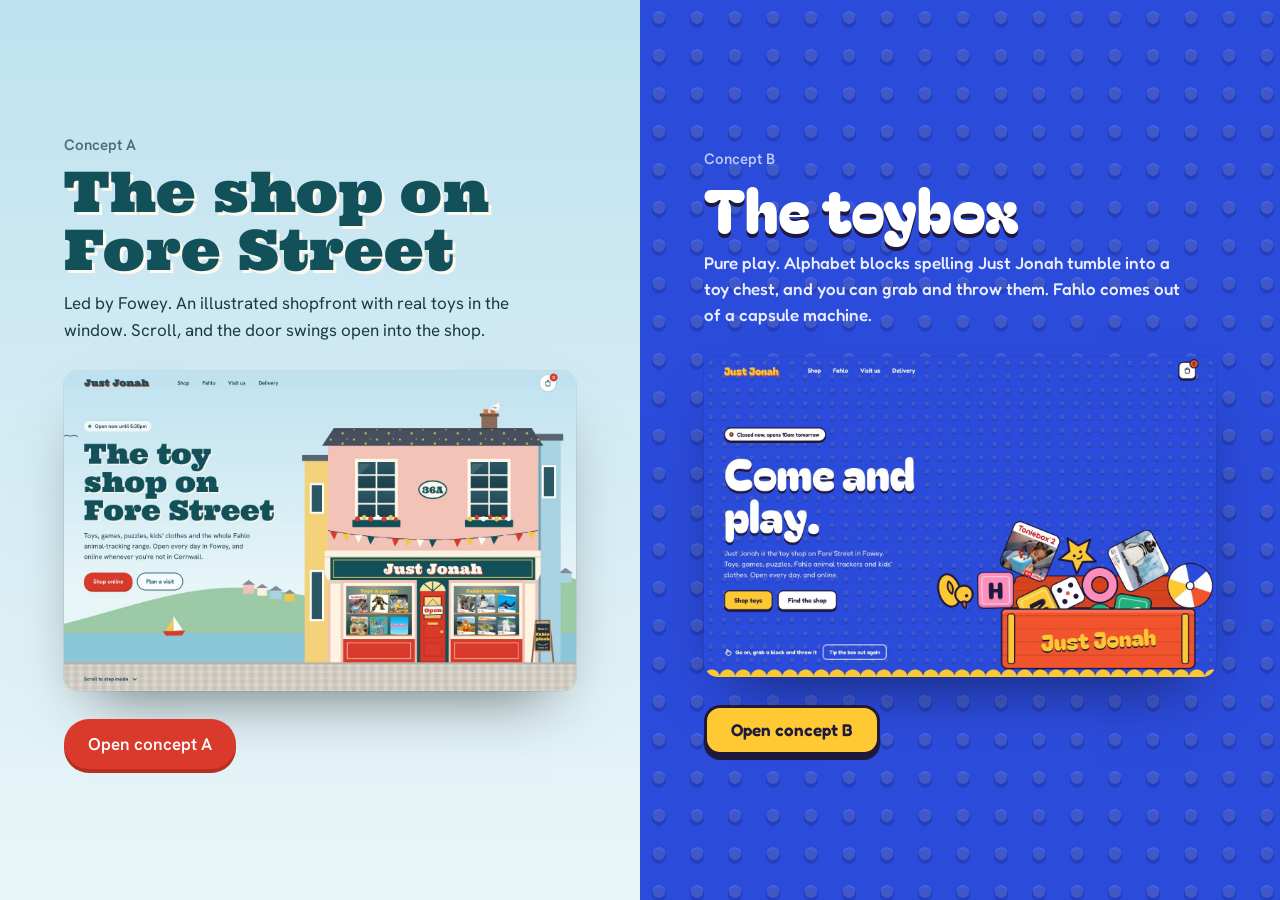
<file: index.html>
<!doctype html>
<html lang="en-GB">
<head>
  <meta charset="utf-8">
  <meta name="viewport" content="width=device-width, initial-scale=1">
  <title>Just Jonah | Two homepage concepts</title>
  <meta name="description" content="Concept A brings the Fowey shopfront to life. Concept B is a toybox you can play with. Have a look at both and pick your favourite.">
  <meta name="theme-color" content="#12505A">
  <link rel="icon" href="assets/icons/cover-32.png" sizes="32x32" type="image/png">
  <link rel="icon" href="assets/icons/cover-192.png" sizes="192x192" type="image/png">
  <link rel="apple-touch-icon" href="assets/icons/cover-180.png">
  <!-- link previews (WhatsApp, iMessage, Slack, Facebook): image URLs must be absolute -->
  <meta property="og:type" content="website">
  <meta property="og:site_name" content="Just Jonah">
  <meta property="og:locale" content="en_GB">
  <meta property="og:url" content="https://just-jonah.vercel.app/">
  <meta property="og:title" content="Just Jonah | Two homepage concepts">
  <meta property="og:description" content="Concept A brings the Fowey shopfront to life. Concept B is a toybox you can play with. Have a look at both and pick your favourite.">
  <meta property="og:image" content="https://just-jonah.vercel.app/assets/share/cover.jpg">
  <meta property="og:image:type" content="image/jpeg">
  <meta property="og:image:width" content="1200">
  <meta property="og:image:height" content="630">
  <meta property="og:image:alt" content="Two homepage designs side by side: an illustrated Just Jonah shopfront, and letter blocks spelling Just Jonah in a toy chest">
  <meta name="twitter:card" content="summary_large_image">
  <link rel="preconnect" href="https://fonts.googleapis.com">
  <link rel="preconnect" href="https://fonts.gstatic.com" crossorigin>
  <link href="https://fonts.googleapis.com/css2?family=Bagel+Fat+One&family=Fredoka:wght@500;600&family=Hanken+Grotesk:wght@400;600&family=Ultra&display=swap" rel="stylesheet">
  <style>
    *, *::before, *::after { box-sizing: border-box; }
    body { margin: 0; min-height: 100vh; font: 17px/1.55 "Hanken Grotesk", system-ui, sans-serif; background: #12505A; }
    .split { display: grid; grid-template-columns: 1fr 1fr; min-height: 100vh; }
    .concept {
      position: relative; display: flex; flex-direction: column; justify-content: center; gap: 28px;
      padding: clamp(40px, 6vw, 88px) clamp(20px, 5vw, 72px);
      text-decoration: none; overflow: hidden;
    }
    .concept--a { background: linear-gradient(#BFE2F0, #E9F6F8); color: #173B45; }
    .concept--b {
      color: #fff;
      background:
        radial-gradient(circle at 50% 46%, rgba(255, 255, 255, .13) 0 6px, transparent 6.5px) 0 0 / 38px 38px,
        radial-gradient(circle at 50% 54%, rgba(10, 20, 90, .22) 0 7px, transparent 7.5px) 0 0 / 38px 38px,
        #2B4BDB;
    }
    .concept__letter { font-size: 15px; font-weight: 600; opacity: .7; }
    .concept--a h2 { margin: 6px 0 0; font: 400 clamp(2.2rem, 4.4vw, 3.8rem)/1.02 "Ultra", Georgia, serif; color: #12505A; text-shadow: .05em .05em 0 #FFF8EC; }
    .concept--b h2 { margin: 6px 0 0; font: 400 clamp(2.4rem, 4.8vw, 4.2rem)/.98 "Bagel Fat One", sans-serif; text-shadow: 0 .06em 0 #1F1A3D; }
    .concept p { margin: 12px 0 0; max-width: 30rem; }
    .concept--b p { color: #E8ECFF; font-family: "Fredoka", sans-serif; font-weight: 500; }
    .shot {
      width: 100%; border-radius: 14px; overflow: hidden;
      box-shadow: 0 30px 60px -28px rgba(0, 0, 0, .55), 0 0 0 1px rgba(0, 0, 0, .06);
      transition: transform .6s cubic-bezier(.2, .8, .2, 1);
    }
    .shot img { display: block; width: 100%; height: auto; }
    .concept:hover .shot { transform: translateY(-8px) rotate(-.6deg); }
    .open {
      align-self: flex-start; display: inline-flex; align-items: center; min-height: 50px; padding: 0 24px;
      border-radius: 999px; font-weight: 600;
    }
    .concept--a .open { background: #D93A2B; color: #fff; box-shadow: 0 4px 0 #B92E21; }
    .concept--b .open { background: #FFC933; color: #1F1A3D; border: 3px solid #1F1A3D; border-radius: 16px; box-shadow: 0 5px 0 #1F1A3D; font-family: "Fredoka", sans-serif; font-weight: 600; }
    .concept:focus-visible { outline: 4px solid #FFC93C; outline-offset: -8px; }
    @media (max-width: 860px) { .split { grid-template-columns: 1fr; } }
    @media (prefers-reduced-motion: reduce) { .shot { transition: none; } }
  </style>
</head>
<body>
  <h1 style="position:absolute;width:1px;height:1px;overflow:hidden;clip:rect(0 0 0 0)">Just Jonah: two homepage concepts</h1>
  <main class="split">
    <a class="concept concept--a" href="harbour/">
      <div>
        <span class="concept__letter">Concept A</span>
        <h2>The shop on Fore Street</h2>
        <p>Led by Fowey. An illustrated shopfront with real toys in the window. Scroll, and the door swings open into the shop.</p>
      </div>
      <div class="shot"><img src="assets/previews/harbour.jpg" alt="Concept A homepage: an illustrated pink shopfront with the Just Jonah sign on Fore Street"></div>
      <span class="open">Open concept A</span>
    </a>
    <a class="concept concept--b" href="toybox/">
      <div>
        <span class="concept__letter">Concept B</span>
        <h2>The toybox</h2>
        <p>Pure play. Alphabet blocks spelling Just Jonah tumble into a toy chest, and you can grab and throw them. Fahlo comes out of a capsule machine.</p>
      </div>
      <div class="shot"><img src="assets/previews/toybox.jpg" alt="Concept B homepage: a blue page with letter blocks and toys spilling out of a red toy chest"></div>
      <span class="open">Open concept B</span>
    </a>
  </main>
</body>
</html>
</file>
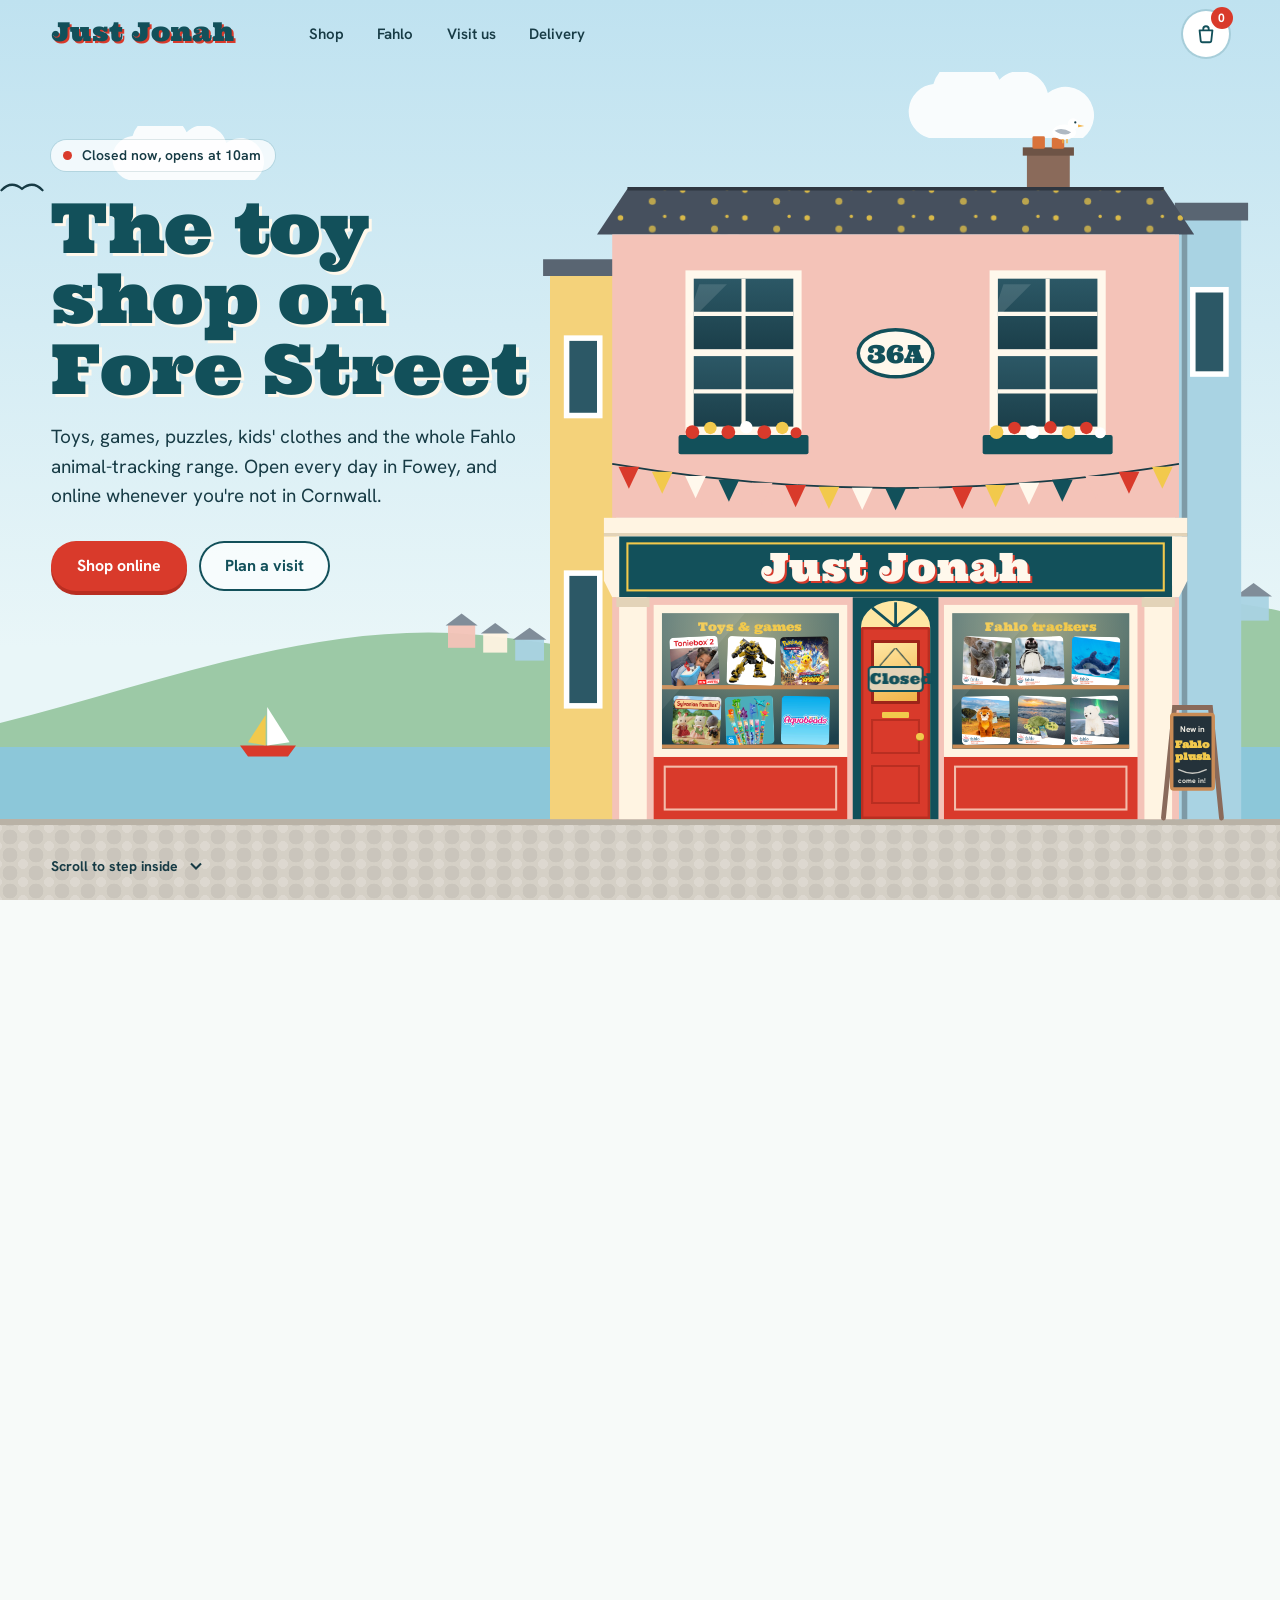
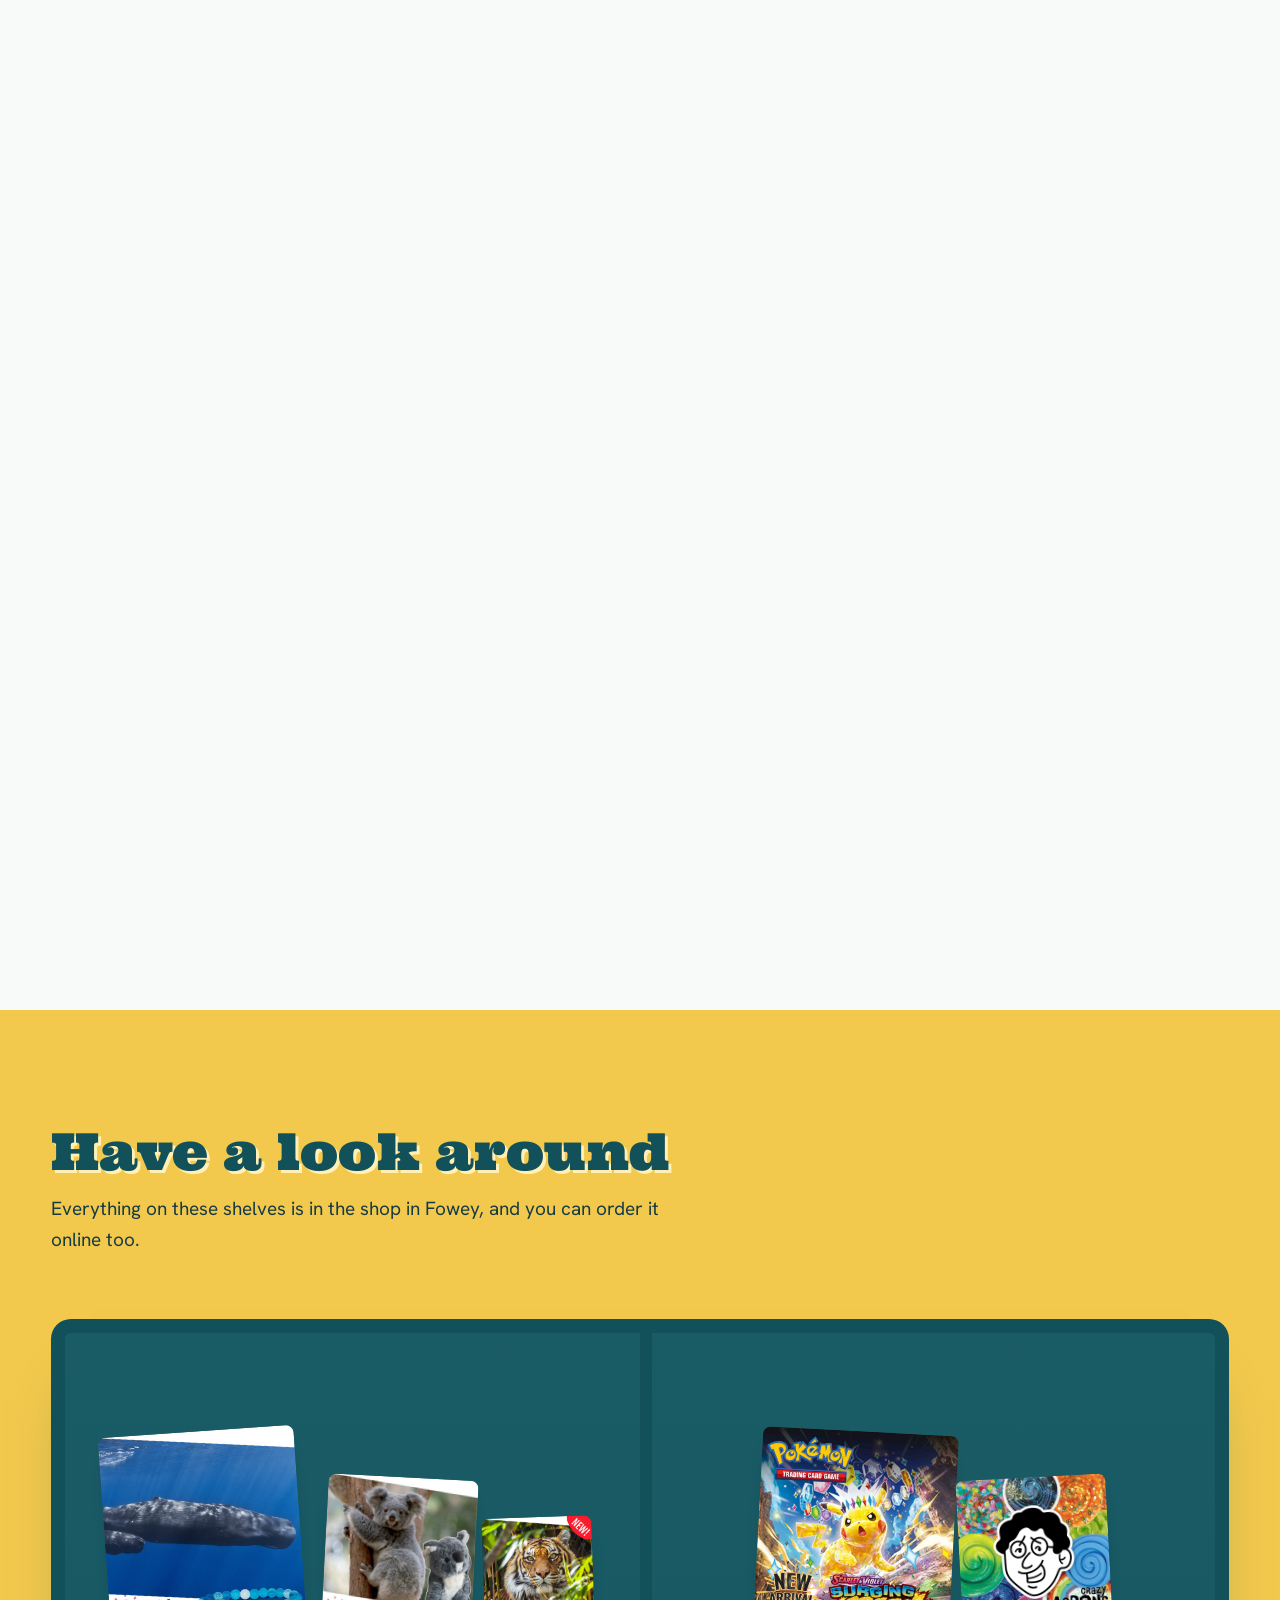
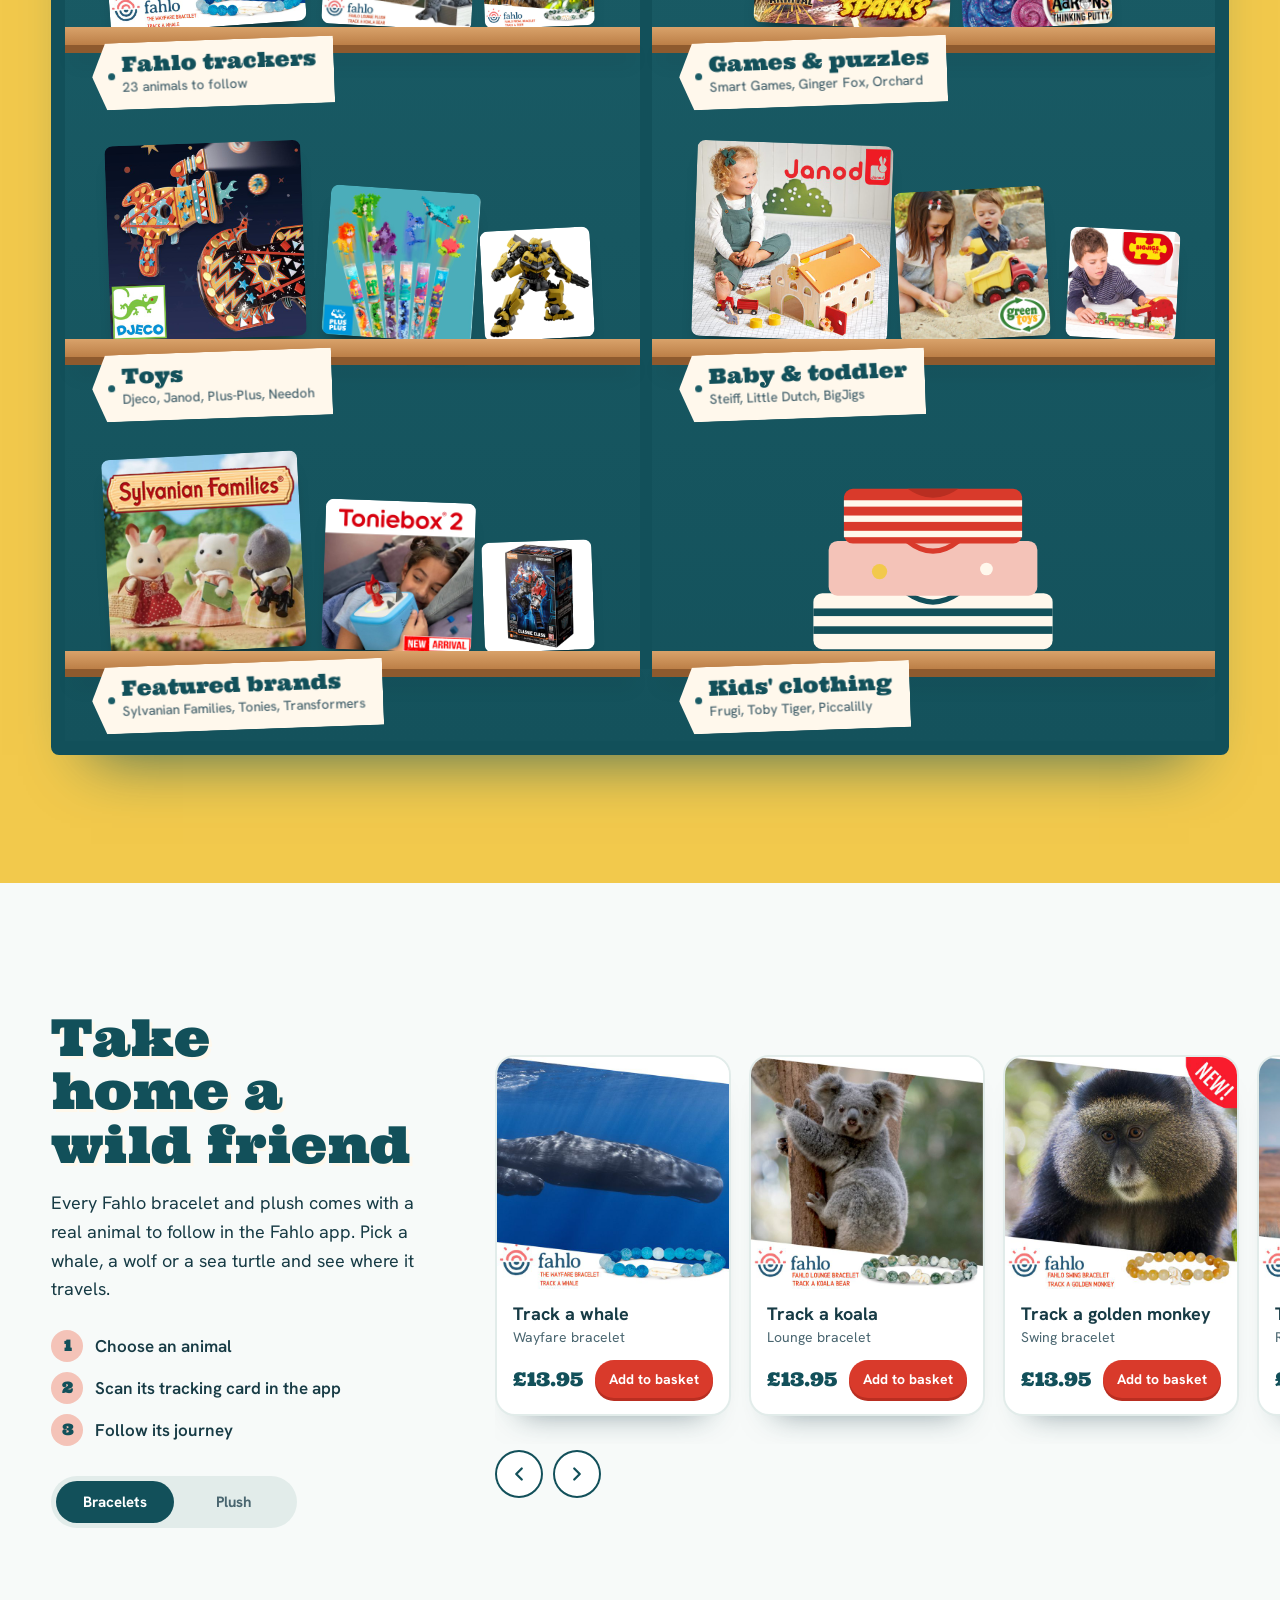
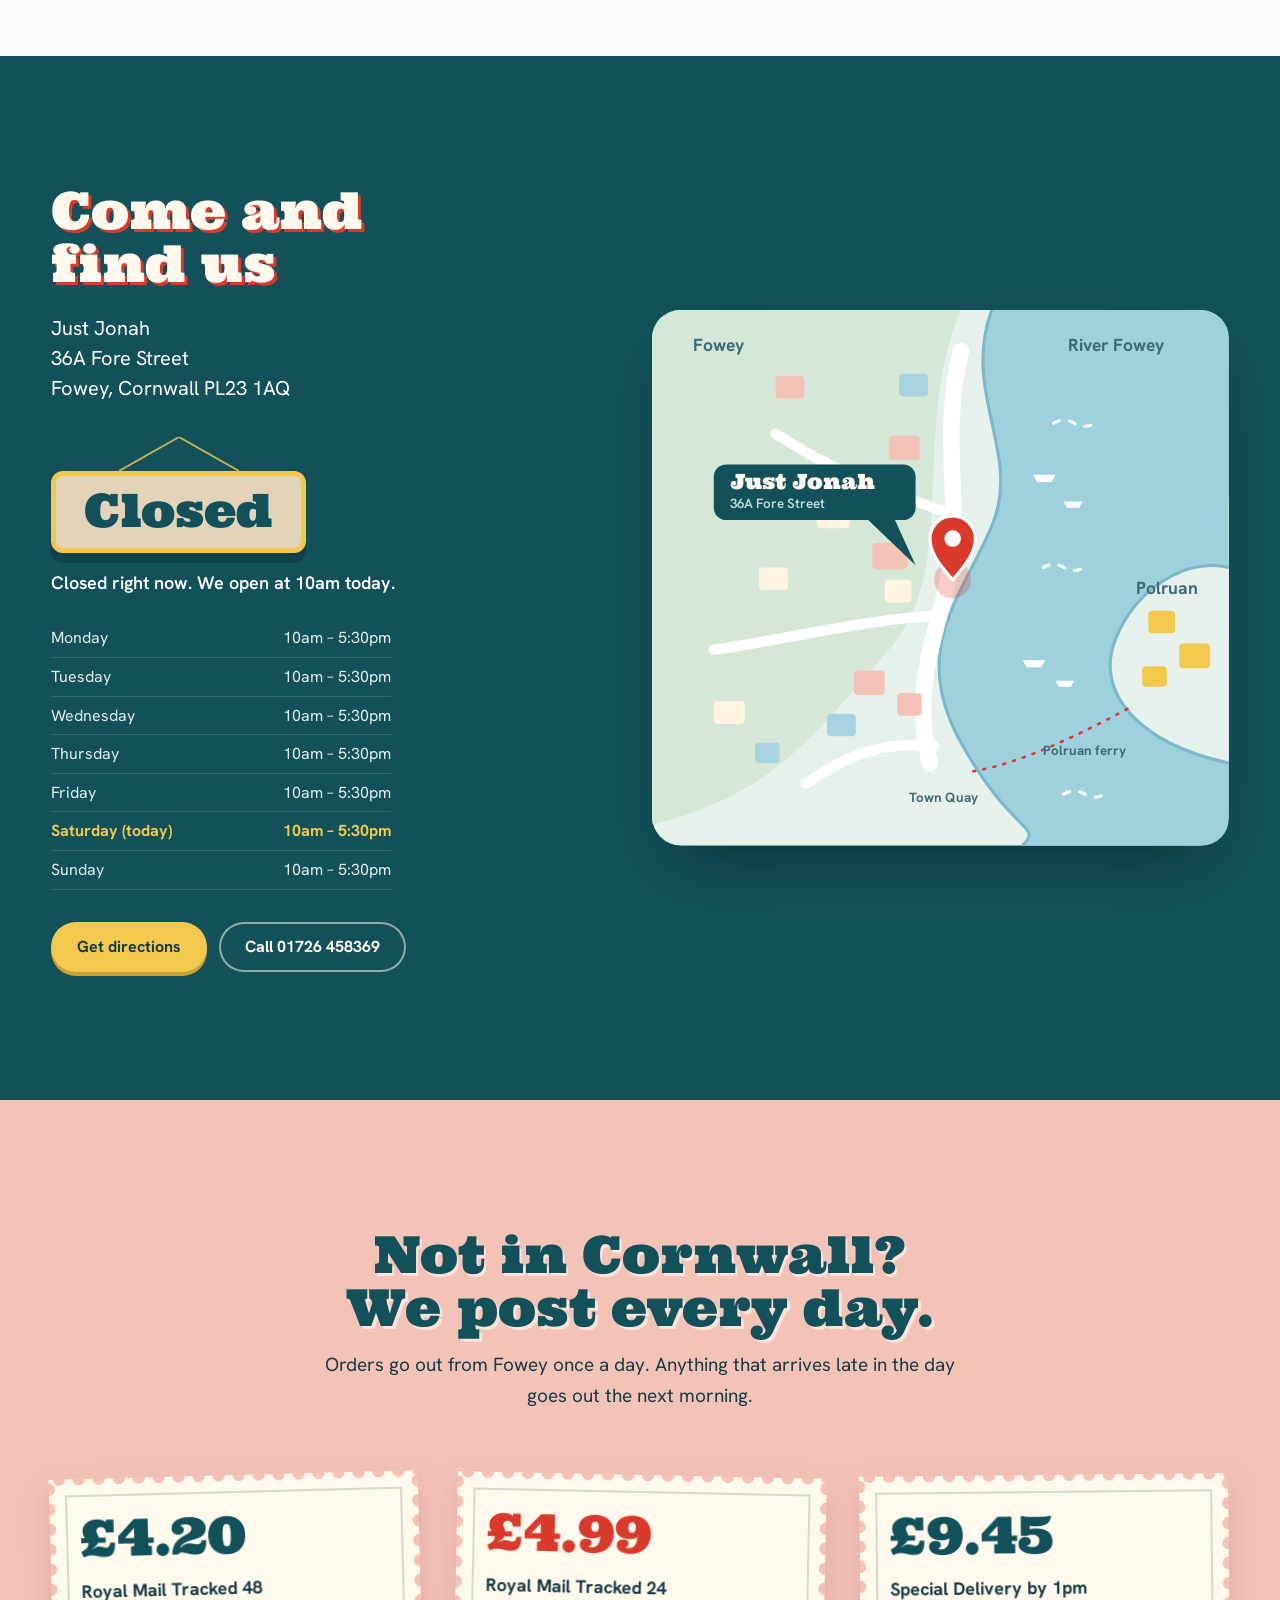
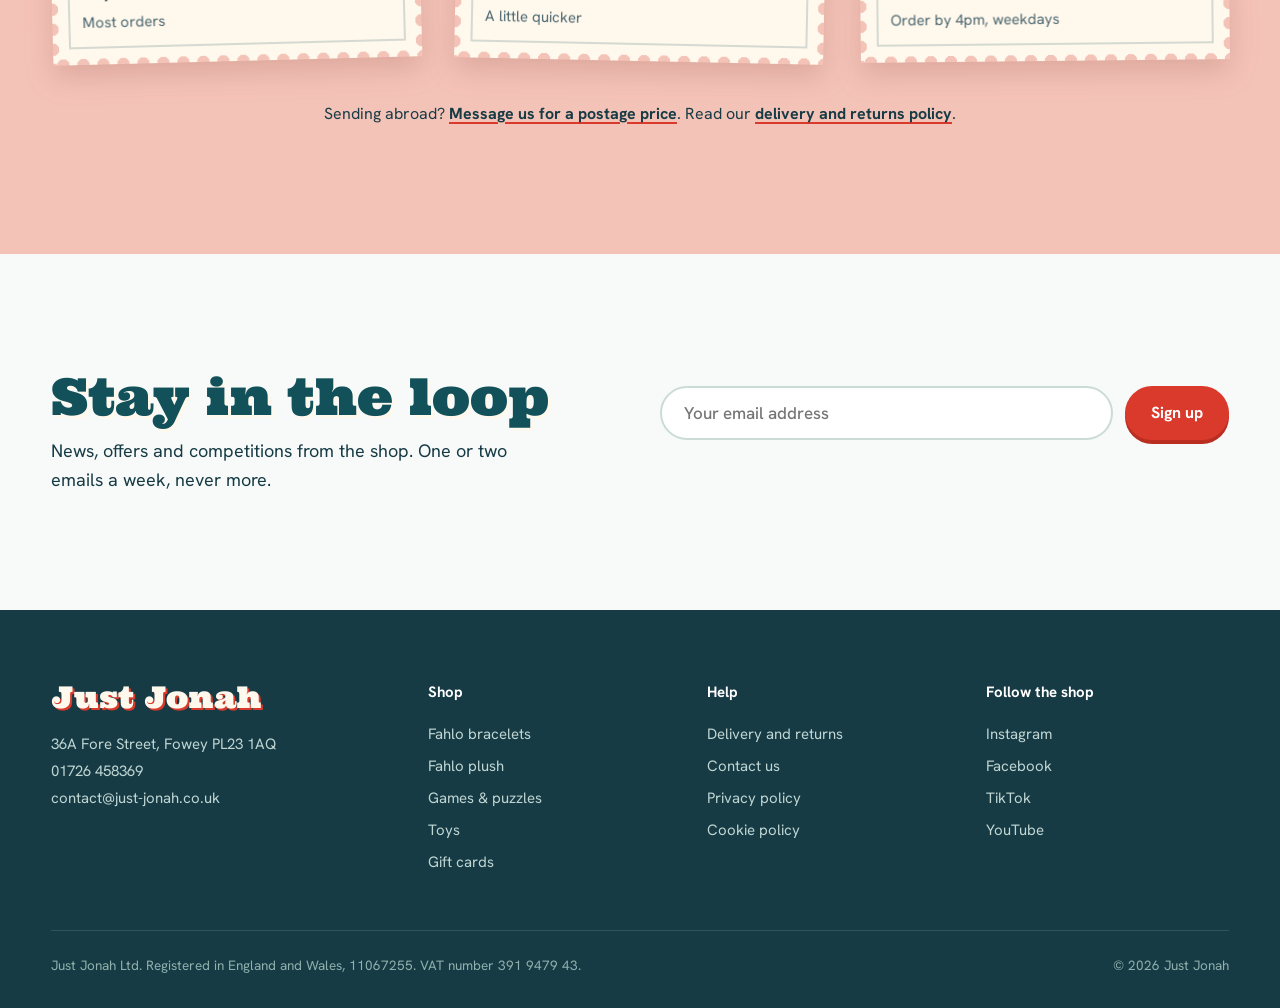
<file: harbour/index.html>
<!doctype html>
<html lang="en-GB">
<head>
  <meta charset="utf-8">
  <meta name="viewport" content="width=device-width, initial-scale=1">
  <title>Just Jonah | The toy shop on Fore Street, Fowey</title>
  <meta name="description" content="Toys, games, puzzles, kids' clothing and the full Fahlo animal-tracking range. Open every day at 36A Fore Street, Fowey, and online.">
  <meta name="theme-color" content="#BFE2F0">
  <link rel="icon" href="../assets/icons/harbour-32.png" sizes="32x32" type="image/png">
  <link rel="icon" href="../assets/icons/harbour-192.png" sizes="192x192" type="image/png">
  <link rel="apple-touch-icon" href="../assets/icons/harbour-180.png">
  <!-- link previews (WhatsApp, iMessage, Slack, Facebook): image URLs must be absolute -->
  <meta property="og:type" content="website">
  <meta property="og:site_name" content="Just Jonah">
  <meta property="og:locale" content="en_GB">
  <meta property="og:url" content="https://just-jonah.vercel.app/harbour/">
  <meta property="og:title" content="Just Jonah | The toy shop on Fore Street, Fowey">
  <meta property="og:description" content="Toys, games, puzzles, kids' clothing and the full Fahlo animal-tracking range. Open every day at 36A Fore Street, Fowey, and online.">
  <meta property="og:image" content="https://just-jonah.vercel.app/assets/share/harbour.jpg">
  <meta property="og:image:type" content="image/jpeg">
  <meta property="og:image:width" content="1200">
  <meta property="og:image:height" content="630">
  <meta property="og:image:alt" content="An illustrated pink shopfront with the Just Jonah sign and toys in the windows, on Fore Street in Fowey">
  <meta name="twitter:card" content="summary_large_image">
  <link rel="preconnect" href="https://fonts.googleapis.com">
  <link rel="preconnect" href="https://fonts.gstatic.com" crossorigin>
  <link href="https://fonts.googleapis.com/css2?family=Hanken+Grotesk:wght@400;500;600;700&family=Ultra&display=swap" rel="stylesheet">
  <link rel="stylesheet" href="styles.css">
</head>
<body>
  <a class="skip" href="#main">Skip to content</a>

  <!-- ============ Header ============ -->
  <header class="site-header" id="top">
    <a class="wordmark" href="#top" aria-label="Just Jonah home">
      <span class="wordmark__text" data-shade="Just Jonah">Just Jonah</span>
    </a>

    <nav class="nav" id="nav" aria-label="Main">
      <a href="#shelves">Shop</a>
      <a href="#fahlo">Fahlo</a>
      <a href="#visit">Visit us</a>
      <a href="#delivery">Delivery</a>
    </nav>

    <div class="header__actions">
      <button class="basket" type="button" aria-label="Basket, 0 items" data-basket>
        <svg viewBox="0 0 24 24" aria-hidden="true"><path d="M5 8h14l-1.2 11.1a2 2 0 0 1-2 1.9H8.2a2 2 0 0 1-2-1.9L5 8Z"/><path d="M9 8V6.5a3 3 0 0 1 6 0V8"/></svg>
        <span class="basket__count" data-basket-count>0</span>
      </button>
      <button class="menu-btn" type="button" aria-expanded="false" aria-controls="nav" data-menu>
        <span></span><span></span><span class="sr-only">Menu</span>
      </button>
    </div>
  </header>

  <main id="main">
    <!-- ============ Hero: walk into the shop ============ -->
    <section class="hero" aria-label="Welcome to Just Jonah" data-hero>
      <div class="hero__sticky">
        <div class="sky" aria-hidden="true">
          <svg class="cloud cloud--a" viewBox="0 0 200 70"><path d="M30 60a25 25 0 0 1 4-49 32 32 0 0 1 60-4 26 26 0 0 1 44 12 22 22 0 0 1 32 41Z"/></svg>
          <svg class="cloud cloud--b" viewBox="0 0 200 70"><path d="M30 60a25 25 0 0 1 4-49 32 32 0 0 1 60-4 26 26 0 0 1 44 12 22 22 0 0 1 32 41Z"/></svg>
          <svg class="cloud cloud--c" viewBox="0 0 200 70"><path d="M30 60a25 25 0 0 1 4-49 32 32 0 0 1 60-4 26 26 0 0 1 44 12 22 22 0 0 1 32 41Z"/></svg>
          <svg class="gull-fly" viewBox="0 0 60 20"><path d="M2 14 Q15 0 30 12 Q45 0 58 14" /></svg>
        </div>

        <!-- Polruan hillside across the river: far parallax layer -->
        <svg class="hill" data-hill viewBox="0 0 1600 420" preserveAspectRatio="xMidYMax slice" aria-hidden="true">
          <path class="hill__land" d="M0 300 C 200 250 400 170 600 190 S 900 260 1100 210 S 1420 120 1600 160 V420 H0Z"/>
          <g class="hill__houses">
            <rect x="560" y="176" width="34" height="30" fill="#F4C3B8"/><path d="M557 178 l20-15 20 15Z" fill="#7B8794"/>
            <rect x="604" y="186" width="30" height="26" fill="#FFF4E2"/><path d="M601 188 l18-13 18 13Z" fill="#7B8794"/>
            <rect x="644" y="194" width="36" height="28" fill="#A9D3E3"/><path d="M641 196 l21-15 21 15Z" fill="#7B8794"/>
            <rect x="690" y="204" width="30" height="26" fill="#F2C94C"/><path d="M687 206 l18-13 18 13Z" fill="#7B8794"/>
            <rect x="1440" y="140" width="40" height="34" fill="#FFF4E2"/><path d="M1436 142 l24-18 24 18Z" fill="#7B8794"/>
            <rect x="1492" y="132" width="44" height="36" fill="#F4C3B8"/><path d="M1488 134 l26-19 26 19Z" fill="#7B8794"/>
            <rect x="1548" y="140" width="38" height="32" fill="#A9D3E3"/><path d="M1544 142 l23-17 23 17Z" fill="#7B8794"/>
          </g>
          <path class="hill__water" d="M0 330 H1600 V420 H0Z"/>
          <g class="boat" transform="translate(300 318)">
            <path d="M0 10 h70 l-10 14 h-50Z" fill="#D93A2B"/><path d="M34 10 V-38 L62 6Z" fill="#FFF"/><path d="M32 10 V-28 L10 6Z" fill="#F2C94C"/>
          </g>
          <g class="boat boat--two" transform="translate(1180 324)">
            <path d="M0 8 h54 l-8 12 h-38Z" fill="#12505A"/><path d="M26 8 V-30 L48 4Z" fill="#FFF"/>
          </g>
        </svg>

        <div class="hero__copy" data-hero-copy>
          <p class="status-pill" data-open-pill>
            <span class="status-pill__dot" aria-hidden="true"></span>
            <span data-open-text>Open every day, 10am to 5:30pm</span>
          </p>
          <h1 class="hero__title">The toy shop on Fore&nbsp;Street</h1>
          <p class="hero__lede">Toys, games, puzzles, kids' clothes and the whole Fahlo animal-tracking range. Open every day in Fowey, and online whenever you're not in Cornwall.</p>
          <div class="hero__ctas">
            <a class="btn btn--red" href="#shelves">Shop online</a>
            <a class="btn btn--ghost" href="#visit">Plan a visit</a>
          </div>
        </div>

        <div class="world" data-world>
          <div class="pavement" aria-hidden="true"></div>

          <div class="stage" data-stage>
            <svg class="shopfront" viewBox="0 0 1000 1000" role="img" aria-label="Illustration of the Just Jonah shopfront on Fore Street, with toys in the windows">
              <defs>
                <linearGradient id="glass" x1="0" y1="0" x2="0" y2="1">
                  <stop offset="0" stop-color="#2C5866"/>
                  <stop offset="1" stop-color="#1B3F4A"/>
                </linearGradient>
                <linearGradient id="lamplight" x1="0" y1="0" x2="0" y2="1">
                  <stop offset="0" stop-color="#FFE7A3"/>
                  <stop offset="1" stop-color="#F2B347"/>
                </linearGradient>
                <radialGradient id="windowGlow" cx="0.5" cy="0.15" r="0.9">
                  <stop offset="0" stop-color="#FFE7A3" stop-opacity=".55"/>
                  <stop offset="1" stop-color="#FFE7A3" stop-opacity="0"/>
                </radialGradient>
                <clipPath id="clipLeft"><rect x="162" y="702" width="256" height="196"/></clipPath>
                <clipPath id="clipRight"><rect x="582" y="702" width="256" height="196"/></clipPath>
                <clipPath id="tile"><rect width="70" height="70" rx="6"/></clipPath>
                <pattern id="lichen" width="90" height="40" patternUnits="userSpaceOnUse">
                  <circle cx="12" cy="10" r="4" fill="#E9C547"/><circle cx="58" cy="26" r="5" fill="#E9C547" opacity=".8"/><circle cx="76" cy="8" r="2.5" fill="#E9C547"/>
                </pattern>
              </defs>

              <!-- neighbours -->
              <rect x="0" y="210" width="96" height="790" fill="#F4D27A"/>
              <path d="M-10 214 L96 214 L96 190 L-10 190Z" fill="#596572"/>
              <rect x="20" y="300" width="56" height="120" fill="#FFF" /><rect x="28" y="308" width="40" height="104" fill="#2C5866"/>
              <rect x="20" y="640" width="56" height="200" fill="#FFF" /><rect x="28" y="648" width="40" height="184" fill="#2C5866"/>
              <rect x="904" y="130" width="96" height="870" fill="#A9D3E3"/>
              <path d="M904 134 L1010 134 L1010 108 L904 108Z" fill="#596572"/>
              <rect x="926" y="230" width="56" height="130" fill="#FFF"/><rect x="934" y="238" width="40" height="114" fill="#2C5866"/>
              <rect x="914" y="140" width="8" height="860" fill="#7E9AA6"/>

              <!-- roof + chimney -->
              <rect x="690" y="34" width="62" height="70" fill="#8A6A5A"/>
              <rect x="684" y="28" width="74" height="12" fill="#6E5446"/>
              <rect x="698" y="12" width="18" height="18" rx="2" fill="#D9733B"/>
              <rect x="726" y="14" width="18" height="16" rx="2" fill="#D9733B"/>
              <g class="gull" transform="translate(744 -6)">
                <ellipse cx="0" cy="12" rx="17" ry="11" fill="#FFF"/>
                <path d="M-14 10 q10 -6 24 2 q-8 8 -24 -2Z" fill="#AEB8C2"/>
                <g class="gull__head"><circle cx="13" cy="0" r="8" fill="#FFF"/><circle cx="16" cy="-2" r="1.6" fill="#173B45"/><path d="M20 1 l9 2 -9 2Z" fill="#F2B347"/></g>
                <path d="M-2 22 v6 M4 22 v6" stroke="#F2B347" stroke-width="2"/>
              </g>
              <path d="M68 154 L932 154 L888 88 L112 88Z" fill="#46505E"/>
              <path d="M68 154 L932 154 L888 88 L112 88Z" fill="url(#lichen)" opacity=".9"/>
              <path d="M112 88 H888" stroke="#2F3741" stroke-width="5"/>

              <!-- upper floor -->
              <rect x="90" y="154" width="820" height="410" fill="#F4C3B8"/>
              <g class="sash">
                <rect x="196" y="206" width="168" height="238" fill="#FFF8EC"/>
                <rect x="208" y="218" width="144" height="102" fill="url(#glass)"/>
                <rect x="208" y="330" width="144" height="102" fill="url(#glass)"/>
                <path d="M280 218 V320 M280 330 V432 M208 269 H352 M208 381 H352" stroke="#FFF8EC" stroke-width="6"/>
                <path d="M216 226 l40 0 -60 60Z" fill="#FFF" opacity=".12"/>
              </g>
              <g class="sash">
                <rect x="636" y="206" width="168" height="238" fill="#FFF8EC"/>
                <rect x="648" y="218" width="144" height="102" fill="url(#glass)"/>
                <rect x="648" y="330" width="144" height="102" fill="url(#glass)"/>
                <path d="M720 218 V320 M720 330 V432 M648 269 H792 M648 381 H792" stroke="#FFF8EC" stroke-width="6"/>
                <path d="M656 226 l40 0 -60 60Z" fill="#FFF" opacity=".12"/>
              </g>
              <!-- window boxes -->
              <g>
                <rect x="186" y="444" width="188" height="28" rx="3" fill="#12505A"/>
                <g class="flowers"><circle cx="206" cy="440" r="10" fill="#D93A2B"/><circle cx="232" cy="434" r="9" fill="#F2C94C"/><circle cx="258" cy="440" r="10" fill="#D93A2B"/><circle cx="284" cy="433" r="9" fill="#FFF"/><circle cx="310" cy="440" r="10" fill="#D93A2B"/><circle cx="336" cy="434" r="9" fill="#F2C94C"/><circle cx="356" cy="441" r="8" fill="#D93A2B"/></g>
                <rect x="626" y="444" width="188" height="28" rx="3" fill="#12505A"/>
                <g class="flowers"><circle cx="646" cy="440" r="10" fill="#F2C94C"/><circle cx="672" cy="434" r="9" fill="#D93A2B"/><circle cx="698" cy="440" r="10" fill="#FFF"/><circle cx="724" cy="433" r="9" fill="#D93A2B"/><circle cx="750" cy="440" r="10" fill="#F2C94C"/><circle cx="776" cy="434" r="9" fill="#D93A2B"/><circle cx="796" cy="441" r="8" fill="#FFF"/></g>
              </g>
              <!-- house number plaque -->
              <ellipse cx="500" cy="326" rx="54" ry="34" fill="#FFF8EC" stroke="#12505A" stroke-width="5"/>
              <text x="500" y="340" text-anchor="middle" class="svg-ultra" font-size="36" fill="#12505A">36A</text>

              <!-- bunting -->
              <path d="M90 486 Q500 556 910 486" fill="none" stroke="#173B45" stroke-width="2.5"/>
              <g data-bunting></g>

              <!-- cornice + fascia -->
              <rect x="78" y="564" width="844" height="22" fill="#FFF4E2"/>
              <rect x="78" y="586" width="844" height="5" fill="#E3D3B8"/>
              <rect x="100" y="591" width="800" height="88" fill="#12505A"/>
              <rect x="112" y="601" width="776" height="68" fill="none" stroke="#F2C94C" stroke-width="3"/>
              <path d="M78 591 h22 v88 h-10 l-12 -24Z M922 591 h-22 v88 h10 l12 -24Z" fill="#FFF4E2"/>
              <text x="503" y="658" text-anchor="middle" class="svg-ultra" font-size="56" fill="#D93A2B">Just Jonah</text>
              <text x="500" y="655" text-anchor="middle" class="svg-ultra" font-size="56" fill="#FFF8EC">Just Jonah</text>

              <!-- ground floor -->
              <rect x="90" y="679" width="820" height="321" fill="#F4C3B8"/>
              <rect x="100" y="679" width="40" height="321" fill="#FFF4E2"/>
              <rect x="860" y="679" width="40" height="321" fill="#FFF4E2"/>
              <rect x="96" y="679" width="48" height="14" fill="#E3D3B8"/>
              <rect x="856" y="679" width="48" height="14" fill="#E3D3B8"/>

              <!-- left window: toys & games -->
              <rect x="150" y="690" width="280" height="220" fill="#FFF4E2"/>
              <rect x="162" y="702" width="256" height="196" fill="url(#glass)"/>
              <rect x="162" y="702" width="256" height="196" fill="url(#windowGlow)"/>
              <g clip-path="url(#clipLeft)">
                <text x="290" y="728" text-anchor="middle" class="svg-ultra" font-size="17" fill="#F2C94C">Toys &amp; games</text>
                <rect x="162" y="806" width="256" height="6" fill="#C98B55"/>
                <rect x="162" y="892" width="256" height="6" fill="#C98B55"/>
                <a href="#shelves" class="window-item" style="--r:-3deg"><image href="../assets/products/tile-tonies.jpg" x="176" y="736" width="70" height="70" clip-path="inset(0 round 6px)"/></a>
                <a href="#shelves" class="window-item" style="--r:2deg"><image href="../assets/products/tf-bumblebee.jpg" x="255" y="736" width="70" height="70" clip-path="inset(0 round 6px)"/></a>
                <a href="#shelves" class="window-item" style="--r:-1deg"><image href="../assets/products/tile-pokemon.jpg" x="334" y="736" width="70" height="70" clip-path="inset(0 round 6px)"/></a>
                <a href="#shelves" class="window-item" style="--r:2deg"><image href="../assets/products/tile-sylvanian.jpg" x="176" y="822" width="70" height="70" clip-path="inset(0 round 6px)"/></a>
                <a href="#shelves" class="window-item" style="--r:-2deg"><image href="../assets/products/tile-plus-plus.jpg" x="255" y="822" width="70" height="70" clip-path="inset(0 round 6px)"/></a>
                <a href="#shelves" class="window-item" style="--r:1deg"><image href="../assets/products/tile-aquabeads.jpg" x="334" y="822" width="70" height="70" clip-path="inset(0 round 6px)"/></a>
                <path d="M162 702 h120 l-120 140Z" fill="#FFF" opacity=".08"/>
                <rect class="glint" x="100" y="680" width="40" height="260" fill="#FFF" opacity=".22" transform="skewX(-20)"/>
              </g>

              <!-- right window: fahlo -->
              <rect x="570" y="690" width="280" height="220" fill="#FFF4E2"/>
              <rect x="582" y="702" width="256" height="196" fill="url(#glass)"/>
              <rect x="582" y="702" width="256" height="196" fill="url(#windowGlow)"/>
              <g clip-path="url(#clipRight)">
                <text x="710" y="728" text-anchor="middle" class="svg-ultra" font-size="17" fill="#F2C94C">Fahlo trackers</text>
                <rect x="582" y="806" width="256" height="6" fill="#C98B55"/>
                <rect x="582" y="892" width="256" height="6" fill="#C98B55"/>
                <a href="#fahlo" class="window-item" style="--r:2deg"><image href="../assets/products/pl-koala.jpg" x="596" y="736" width="70" height="70" clip-path="inset(0 round 6px)"/></a>
                <a href="#fahlo" class="window-item" style="--r:-2deg"><image href="../assets/products/pl-penguin.jpg" x="675" y="736" width="70" height="70" clip-path="inset(0 round 6px)"/></a>
                <a href="#fahlo" class="window-item" style="--r:1deg"><image href="../assets/products/pl-dolphin.jpg" x="754" y="736" width="70" height="70" clip-path="inset(0 round 6px)"/></a>
                <a href="#fahlo" class="window-item" style="--r:-1deg"><image href="../assets/products/pl-lion.jpg" x="596" y="822" width="70" height="70" clip-path="inset(0 round 6px)"/></a>
                <a href="#fahlo" class="window-item" style="--r:2deg"><image href="../assets/products/pl-sea-turtle.jpg" x="675" y="822" width="70" height="70" clip-path="inset(0 round 6px)"/></a>
                <a href="#fahlo" class="window-item" style="--r:-2deg"><image href="../assets/products/pl-polar-bear.jpg" x="754" y="822" width="70" height="70" clip-path="inset(0 round 6px)"/></a>
                <path d="M582 702 h120 l-120 140Z" fill="#FFF" opacity=".08"/>
                <rect class="glint glint--late" x="520" y="680" width="40" height="260" fill="#FFF" opacity=".22" transform="skewX(-20)"/>
              </g>

              <!-- stall risers -->
              <rect x="150" y="910" width="280" height="90" fill="#D93A2B"/>
              <rect x="166" y="924" width="248" height="62" fill="none" stroke="#FFF4E2" stroke-width="3" opacity=".7"/>
              <rect x="570" y="910" width="280" height="90" fill="#D93A2B"/>
              <rect x="586" y="924" width="248" height="62" fill="none" stroke="#FFF4E2" stroke-width="3" opacity=".7"/>

              <!-- door recess, fanlight, interior seen through the doorway -->
              <rect x="438" y="679" width="124" height="321" fill="#12505A"/>
              <path d="M450 722 a50 38 0 0 1 100 0Z" fill="#FFE7A3"/>
              <path d="M500 722 V686 M500 722 L466 694 M500 722 L534 694" stroke="#12505A" stroke-width="4"/>
              <rect x="450" y="722" width="100" height="278" fill="url(#lamplight)"/>
              <g opacity=".35" fill="#B8742E">
                <rect x="458" y="760" width="84" height="5"/><rect x="458" y="820" width="84" height="5"/><rect x="458" y="880" width="84" height="5"/>
                <rect x="464" y="736" width="16" height="24"/><rect x="486" y="744" width="22" height="16"/><rect x="514" y="738" width="14" height="22"/>
                <rect x="462" y="798" width="24" height="22"/><rect x="494" y="804" width="12" height="16"/><rect x="512" y="796" width="22" height="24"/>
              </g>
            </svg>

            <!-- the door is HTML so it can swing open in 3D -->
            <div class="doorway" aria-hidden="true">
              <div class="door-light" data-door-light></div>
              <div class="door" data-door>
                <div class="door__glass"></div>
                <div class="door__panel"></div>
                <div class="door__panel door__panel--low"></div>
                <span class="door__knob"></span>
                <span class="door__letterbox"></span>
                <div class="hang-sign" data-open-sign>
                  <span class="hang-sign__string"></span>
                  <span class="hang-sign__board" data-sign-text>Open</span>
                </div>
              </div>
            </div>

            <!-- chalk A-board on the pavement -->
            <svg class="aboard" viewBox="0 0 120 170" aria-hidden="true">
              <path d="M18 168 L34 8 H86 L102 168" fill="none" stroke="#8A6A5A" stroke-width="7" stroke-linecap="round"/>
              <rect x="30" y="18" width="60" height="108" rx="3" fill="#24323A" stroke="#C98B55" stroke-width="5"/>
              <text x="60" y="44" text-anchor="middle" class="chalk" font-size="12">New in</text>
              <text x="60" y="66" text-anchor="middle" class="chalk chalk--big" font-size="15">Fahlo</text>
              <text x="60" y="84" text-anchor="middle" class="chalk chalk--big" font-size="15">plush</text>
              <path d="M40 98 q20 10 40 0" class="chalk-line"/>
              <text x="60" y="117" text-anchor="middle" class="chalk" font-size="10">come in!</text>
            </svg>
          </div>
        </div>

        <div class="scroll-cue" data-scroll-cue aria-hidden="true">
          <span>Scroll to step inside</span>
          <svg viewBox="0 0 24 24"><path d="M6 9l6 6 6-6"/></svg>
        </div>

        <div class="glow" data-glow aria-hidden="true"></div>
      </div>
    </section>

    <!-- ============ Shelves ============ -->
    <section class="shelves" id="shelves">
      <div class="container">
        <header class="section-head">
          <h2>Have a look around</h2>
          <p>Everything on these shelves is in the shop in Fowey, and you can order it online too.</p>
        </header>

        <div class="unit">
          <div class="unit__row">
            <a class="bay" href="https://www.just-jonah.co.uk/shop/fahlo/258">
              <div class="bay__items">
                <img class="item item--l" style="--r:-4deg" src="../assets/products/br-whale.jpg" alt="Fahlo Wayfare bracelet, track a whale">
                <img class="item item--m" style="--r:3deg" src="../assets/products/pl-koala.jpg" alt="Fahlo Lounge plush, track a koala">
                <img class="item item--s" style="--r:-2deg" src="../assets/products/br-tiger.jpg" alt="Fahlo Prowl bracelet, track a tiger">
              </div>
              <span class="tag"><span class="tag__name">Fahlo trackers</span><span class="tag__meta">23 animals to follow</span></span>
            </a>
            <a class="bay" href="https://www.just-jonah.co.uk/games-puzzles">
              <div class="bay__items">
                <img class="item item--l" style="--r:3deg" src="../assets/products/tile-pokemon.jpg" alt="Pokémon trading cards">
                <img class="item item--m" style="--r:-3deg" src="../assets/products/tile-putty.jpg" alt="Crazy Aaron's Thinking Putty">
              </div>
              <span class="tag"><span class="tag__name">Games &amp; puzzles</span><span class="tag__meta">Smart Games, Ginger Fox, Orchard</span></span>
            </a>
          </div>

          <div class="unit__row">
            <a class="bay" href="https://www.just-jonah.co.uk/toys">
              <div class="bay__items">
                <img class="item item--l" style="--r:-2deg" src="../assets/products/tile-djeco.jpg" alt="Djeco toys">
                <img class="item item--m" style="--r:4deg" src="../assets/products/tile-plus-plus.jpg" alt="Plus-Plus building sets">
                <img class="item item--s" style="--r:-3deg" src="../assets/products/tf-bumblebee.jpg" alt="Transformers Bumblebee figure">
              </div>
              <span class="tag"><span class="tag__name">Toys</span><span class="tag__meta">Djeco, Janod, Plus-Plus, Needoh</span></span>
            </a>
            <a class="bay" href="https://www.just-jonah.co.uk/baby-and-toddler-brands">
              <div class="bay__items">
                <img class="item item--l" style="--r:2deg" src="../assets/products/tile-janod.jpg" alt="Janod wooden toys">
                <img class="item item--m" style="--r:-3deg" src="../assets/products/tile-green-toys.jpg" alt="Green Toys dumper truck">
                <img class="item item--s" style="--r:3deg" src="../assets/products/tile-bigjigs.jpg" alt="BigJigs wooden train">
              </div>
              <span class="tag"><span class="tag__name">Baby &amp; toddler</span><span class="tag__meta">Steiff, Little Dutch, BigJigs</span></span>
            </a>
          </div>

          <div class="unit__row">
            <a class="bay" href="https://www.just-jonah.co.uk/featured">
              <div class="bay__items">
                <img class="item item--l" style="--r:-3deg" src="../assets/products/tile-sylvanian.jpg" alt="Sylvanian Families">
                <img class="item item--m" style="--r:2deg" src="../assets/products/tile-tonies.jpg" alt="Toniebox 2">
                <img class="item item--s" style="--r:-2deg" src="../assets/products/tf-optimus.jpg" alt="Transformers Optimus Prime figure">
              </div>
              <span class="tag"><span class="tag__name">Featured brands</span><span class="tag__meta">Sylvanian Families, Tonies, Transformers</span></span>
            </a>
            <a class="bay" href="https://www.just-jonah.co.uk/shop/all-clothing/154">
              <div class="bay__items bay__items--clothes" aria-hidden="true">
                <svg class="folded" viewBox="0 0 220 142">
                  <g transform="translate(16 96)"><rect width="188" height="44" rx="7" fill="#FFF8EC"/><rect y="12" width="188" height="6" fill="#12505A"/><rect y="26" width="188" height="6" fill="#12505A"/><path d="M74 0 q20 14 40 0" fill="none" stroke="#12505A" stroke-width="4"/></g>
                  <g transform="translate(28 55)"><rect width="164" height="43" rx="7" fill="#F4C3B8"/><path d="M62 0 q20 16 40 0" fill="none" stroke="#D93A2B" stroke-width="4"/><circle cx="40" cy="24" r="6" fill="#F2C94C"/><circle cx="124" cy="22" r="5" fill="#FFF8EC"/></g>
                  <g transform="translate(40 14)"><rect width="140" height="43" rx="7" fill="#D93A2B"/><rect y="9" width="140" height="5" fill="#FFF8EC"/><rect y="21" width="140" height="5" fill="#FFF8EC"/><rect y="33" width="140" height="5" fill="#FFF8EC"/><path d="M50 0 q20 14 40 0" fill="#B92E21"/></g>
                </svg>
              </div>
              <span class="tag"><span class="tag__name">Kids' clothing</span><span class="tag__meta">Frugi, Toby Tiger, Piccalilly</span></span>
            </a>
          </div>
        </div>
      </div>
    </section>

    <!-- ============ Fahlo ============ -->
    <section class="fahlo" id="fahlo">
      <div class="container fahlo__grid">
        <div class="fahlo__intro">
          <h2>Take home a wild friend</h2>
          <p>Every Fahlo bracelet and plush comes with a real animal to follow in the Fahlo app. Pick a whale, a wolf or a sea turtle and see where it travels.</p>
          <ol class="steps">
            <li><span class="steps__n">1</span>Choose an animal</li>
            <li><span class="steps__n">2</span>Scan its tracking card in the app</li>
            <li><span class="steps__n">3</span>Follow its journey</li>
          </ol>
          <div class="toggle" role="radiogroup" aria-label="Show">
            <button type="button" role="radio" aria-checked="true" data-range="bracelet">Bracelets</button>
            <button type="button" role="radio" aria-checked="false" data-range="plush">Plush</button>
            <span class="toggle__thumb" aria-hidden="true"></span>
          </div>
        </div>

        <div class="rail-wrap">
          <div class="rail" data-rail tabindex="0" aria-label="Fahlo animals"></div>
          <div class="rail-nav">
            <button type="button" class="round-btn" data-rail-prev aria-label="Previous animals"><svg viewBox="0 0 24 24"><path d="M15 6l-6 6 6 6"/></svg></button>
            <button type="button" class="round-btn" data-rail-next aria-label="Next animals"><svg viewBox="0 0 24 24"><path d="M9 6l6 6-6 6"/></svg></button>
          </div>
        </div>
      </div>
    </section>

    <!-- ============ Visit ============ -->
    <section class="visit" id="visit">
      <div class="container visit__grid">
        <div class="visit__info">
          <h2>Come and find us</h2>
          <address>
            Just Jonah<br>
            36A Fore Street<br>
            Fowey, Cornwall PL23 1AQ
          </address>

          <div class="big-sign" data-open-sign>
            <span class="hang-sign__string"></span>
            <span class="big-sign__board" data-sign-text>Open</span>
          </div>
          <p class="visit__status" data-open-detail>Open every day, 10am to 5:30pm</p>

          <table class="hours" aria-label="Opening hours">
            <tbody data-hours></tbody>
          </table>

          <div class="visit__ctas">
            <a class="btn btn--yellow" href="https://www.google.com/maps/dir/?api=1&amp;destination=Just+Jonah+36A+Fore+Street+Fowey+PL23+1AQ" target="_blank" rel="noopener">Get directions</a>
            <a class="btn btn--line" href="tel:01726458369">Call 01726 458369</a>
          </div>
        </div>

        <figure class="map" aria-label="Illustrated map of Fowey showing Just Jonah on Fore Street">
          <svg viewBox="0 0 560 520">
            <rect width="560" height="520" rx="28" fill="#E7F1EC"/>
            <path d="M0 0 H300 C 250 120 300 250 230 330 S 120 470 0 500Z" fill="#D5E8D8"/>
            <path d="M600 160 C 500 200 470 300 520 380 S 600 470 600 520Z" fill="#D5E8D8"/>
            <!-- river fowey estuary -->
            <path d="M330 0 C 300 80 360 140 330 210 S 250 330 300 420 S 380 500 360 520 L 560 520 L 560 0Z" fill="#9FD0DE"/>
            <path d="M330 0 C 300 80 360 140 330 210 S 250 330 300 420 S 380 500 360 520" fill="none" stroke="#7BB8CB" stroke-width="3"/>
            <path d="M560 250 C 520 240 470 270 450 320 S 470 420 560 440Z" fill="#E7F1EC"/>
            <path d="M560 250 C 520 240 470 270 450 320 S 470 420 560 440" fill="none" stroke="#7BB8CB" stroke-width="3"/>
            <path class="waves" d="M390 110 q10 -6 20 0 t20 0 M380 250 q10 -6 20 0 t20 0 M400 470 q10 -6 20 0 t20 0" fill="none" stroke="#FFF" stroke-width="3" stroke-linecap="round"/>
            <!-- moored boats -->
            <g fill="#FFF"><path d="M370 160 h22 l-4 7 h-14Z"/><path d="M400 186 h18 l-3 6 h-12Z"/><path d="M360 340 h22 l-4 7 h-14Z"/><path d="M392 360 h18 l-3 6 h-12Z"/></g>
            <!-- ferry route -->
            <path d="M312 448 C 360 440 420 410 468 384" fill="none" stroke="#D93A2B" stroke-width="2.5" stroke-dasharray="2 8" stroke-linecap="round"/>
            <!-- streets of fowey -->
            <g fill="none" stroke="#FFF" stroke-linecap="round">
              <path d="M300 40 C 280 120 300 190 290 250 S 250 360 270 440" stroke-width="16"/>
              <path d="M120 120 C 180 160 240 180 296 200" stroke-width="10"/>
              <path d="M60 330 C 130 320 210 300 282 296" stroke-width="10"/>
              <path d="M150 460 C 190 430 230 418 274 424" stroke-width="10"/>
            </g>
            <g fill="#F4C3B8"><rect x="230" y="122" width="30" height="24" rx="4"/><rect x="214" y="226" width="34" height="26" rx="4"/><rect x="196" y="350" width="30" height="24" rx="4"/><rect x="238" y="372" width="24" height="22" rx="4"/><rect x="120" y="64" width="28" height="22" rx="4"/></g>
            <g fill="#FFF4E2"><rect x="160" y="186" width="32" height="26" rx="4"/><rect x="104" y="250" width="28" height="22" rx="4"/><rect x="226" y="262" width="26" height="22" rx="4"/><rect x="60" y="380" width="30" height="22" rx="4"/></g>
            <g fill="#A9D3E3"><rect x="170" y="392" width="28" height="22" rx="4"/><rect x="240" y="62" width="28" height="22" rx="4"/><rect x="100" y="420" width="24" height="20" rx="4"/></g>
            <!-- polruan opposite -->
            <g fill="#F2C94C"><rect x="482" y="292" width="26" height="22" rx="4"/><rect x="512" y="324" width="30" height="24" rx="4"/><rect x="476" y="346" width="24" height="20" rx="4"/></g>
            <!-- ferry -->
            <g class="ferry"><rect x="-14" y="-6" width="28" height="12" rx="4" fill="#D93A2B"/><rect x="-6" y="-12" width="12" height="7" rx="2" fill="#FFF"/></g>
            <text x="404" y="40" class="map-label" fill="#2C6E80">River Fowey</text>
            <text x="470" y="276" class="map-label">Polruan</text>
            <text x="40" y="40" class="map-label">Fowey</text>
            <text x="250" y="478" class="map-label map-label--small">Town Quay</text>
            <text x="380" y="432" class="map-label map-label--small">Polruan ferry</text>
            <!-- pin -->
            <g class="pin" transform="translate(292 262)">
              <circle class="pin__pulse" r="18" fill="#D93A2B" opacity=".25"/>
              <path d="M0 0 C -18 -20 -22 -30 -22 -40 a22 22 0 0 1 44 0 c0 10 -4 20 -22 40Z" fill="#D93A2B" stroke="#FFF" stroke-width="3"/>
              <circle cy="-40" r="8" fill="#FFF"/>
            </g>
            <g transform="translate(60 150)">
              <path d="M150 54 L196 98 L176 54Z" fill="#12505A"/>
              <rect width="196" height="54" rx="12" fill="#12505A"/>
              <text x="16" y="24" class="map-callout">Just Jonah</text>
              <text x="16" y="42" class="map-callout map-callout--small">36A Fore Street</text>
            </g>
          </svg>
          <figcaption class="sr-only">Just Jonah is on Fore Street in the middle of Fowey, near the Town Quay and the Polruan ferry.</figcaption>
        </figure>
      </div>
    </section>

    <!-- ============ Delivery ============ -->
    <section class="delivery" id="delivery">
      <div class="container">
        <header class="section-head section-head--center">
          <h2>Not in Cornwall? We post every day.</h2>
          <p>Orders go out from Fowey once a day. Anything that arrives late in the day goes out the next morning.</p>
        </header>
        <ul class="stamps">
          <li class="stamp">
            <span class="stamp__price">£4.20</span>
            <span class="stamp__name">Royal Mail Tracked 48</span>
            <span class="stamp__note">Most orders</span>
          </li>
          <li class="stamp stamp--red">
            <span class="stamp__price">£4.99</span>
            <span class="stamp__name">Royal Mail Tracked 24</span>
            <span class="stamp__note">A little quicker</span>
          </li>
          <li class="stamp stamp--teal">
            <span class="stamp__price">£9.45</span>
            <span class="stamp__name">Special Delivery by 1pm</span>
            <span class="stamp__note">Order by 4pm, weekdays</span>
          </li>
        </ul>
        <p class="delivery__more">Sending abroad? <a href="https://www.just-jonah.co.uk/contact-us">Message us for a postage price</a>. Read our <a href="https://www.just-jonah.co.uk/delivery-and-returns">delivery and returns policy</a>.</p>
      </div>
    </section>

    <!-- ============ Newsletter ============ -->
    <section class="loop">
      <div class="container loop__inner">
        <div>
          <h2>Stay in the loop</h2>
          <p>News, offers and competitions from the shop. One or two emails a week, never more.</p>
        </div>
        <form class="loop__form" data-signup novalidate>
          <label class="sr-only" for="email">Email address</label>
          <input id="email" name="email" type="email" placeholder="Your email address" autocomplete="email" required>
          <button class="btn btn--red" type="submit">Sign up</button>
          <p class="loop__msg" data-signup-msg role="status" aria-live="polite"></p>
        </form>
      </div>
    </section>
  </main>

  <!-- ============ Footer ============ -->
  <footer class="footer">
    <div class="container footer__grid">
      <div>
        <a class="wordmark wordmark--footer" href="#top"><span class="wordmark__text" data-shade="Just Jonah">Just Jonah</span></a>
        <p>36A Fore Street, Fowey PL23 1AQ<br>
          <a href="tel:01726458369">01726 458369</a><br>
          <a href="mailto:contact@just-jonah.co.uk">contact@just-jonah.co.uk</a></p>
      </div>
      <nav aria-label="Shop">
        <h3>Shop</h3>
        <a href="https://www.just-jonah.co.uk/shop/fahlo/258">Fahlo bracelets</a>
        <a href="https://www.just-jonah.co.uk/shop/fahlo-plush/X3LX6RVU7JCOZQZY5TNJDN47">Fahlo plush</a>
        <a href="https://www.just-jonah.co.uk/games-puzzles">Games &amp; puzzles</a>
        <a href="https://www.just-jonah.co.uk/toys">Toys</a>
        <a href="https://squareup.com/gift/HEW9SERP53TC3/order">Gift cards</a>
      </nav>
      <nav aria-label="Help">
        <h3>Help</h3>
        <a href="https://www.just-jonah.co.uk/delivery-and-returns">Delivery and returns</a>
        <a href="https://www.just-jonah.co.uk/contact-us">Contact us</a>
        <a href="https://www.just-jonah.co.uk/privacy-policy">Privacy policy</a>
        <a href="https://www.just-jonah.co.uk/cookie-policy">Cookie policy</a>
      </nav>
      <nav aria-label="Social">
        <h3>Follow the shop</h3>
        <a href="https://www.instagram.com/justjonahltd">Instagram</a>
        <a href="https://www.facebook.com/justjonahltd">Facebook</a>
        <a href="https://www.tiktok.com/@justjonahltd">TikTok</a>
        <a href="https://www.youtube.com/@justjonahfowey">YouTube</a>
      </nav>
    </div>
    <div class="container footer__legal">
      <p>Just Jonah Ltd. Registered in England and Wales, 11067255. VAT number 391 9479 43.</p>
      <p>&copy; <span data-year>2026</span> Just Jonah</p>
    </div>
  </footer>

  <div class="toast" data-toast role="status" aria-live="polite"></div>

  <script src="../assets/fahlo.js"></script>
  <script src="script.js"></script>
</body>
</html>
</file>
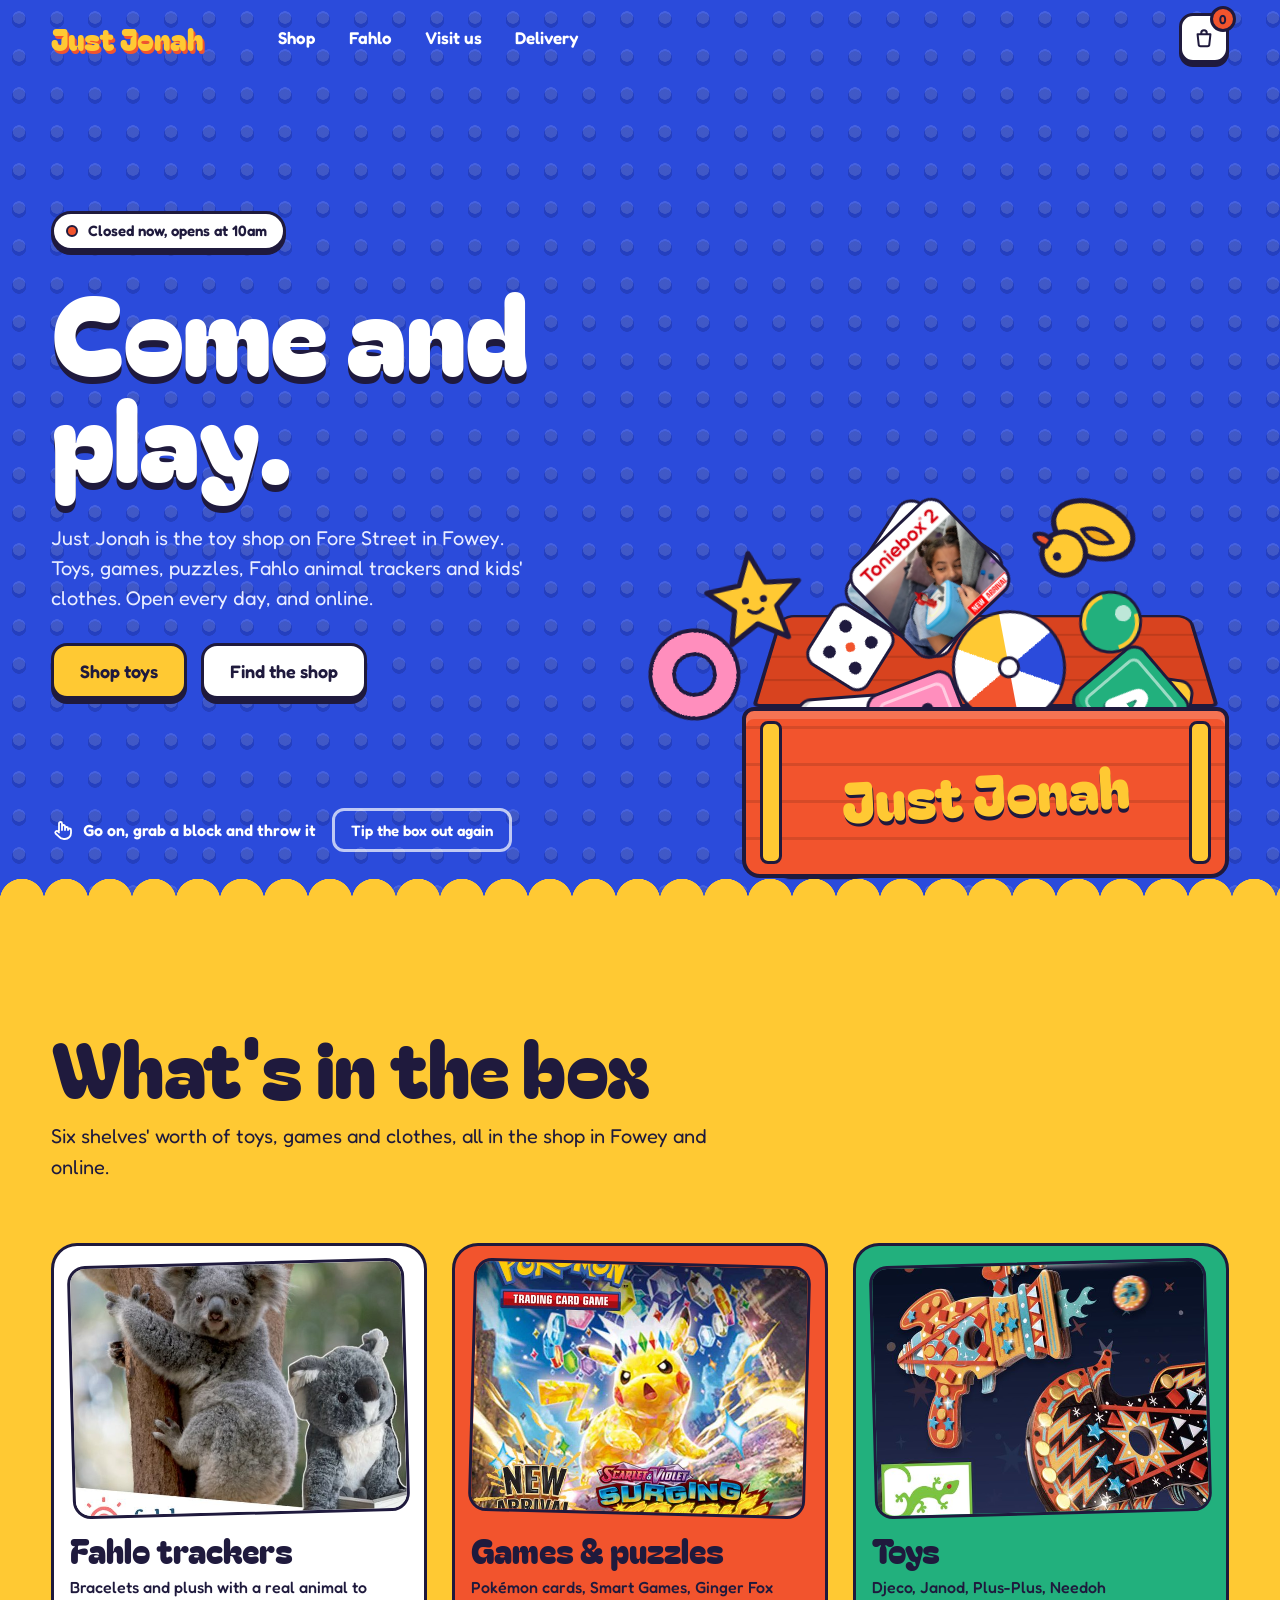
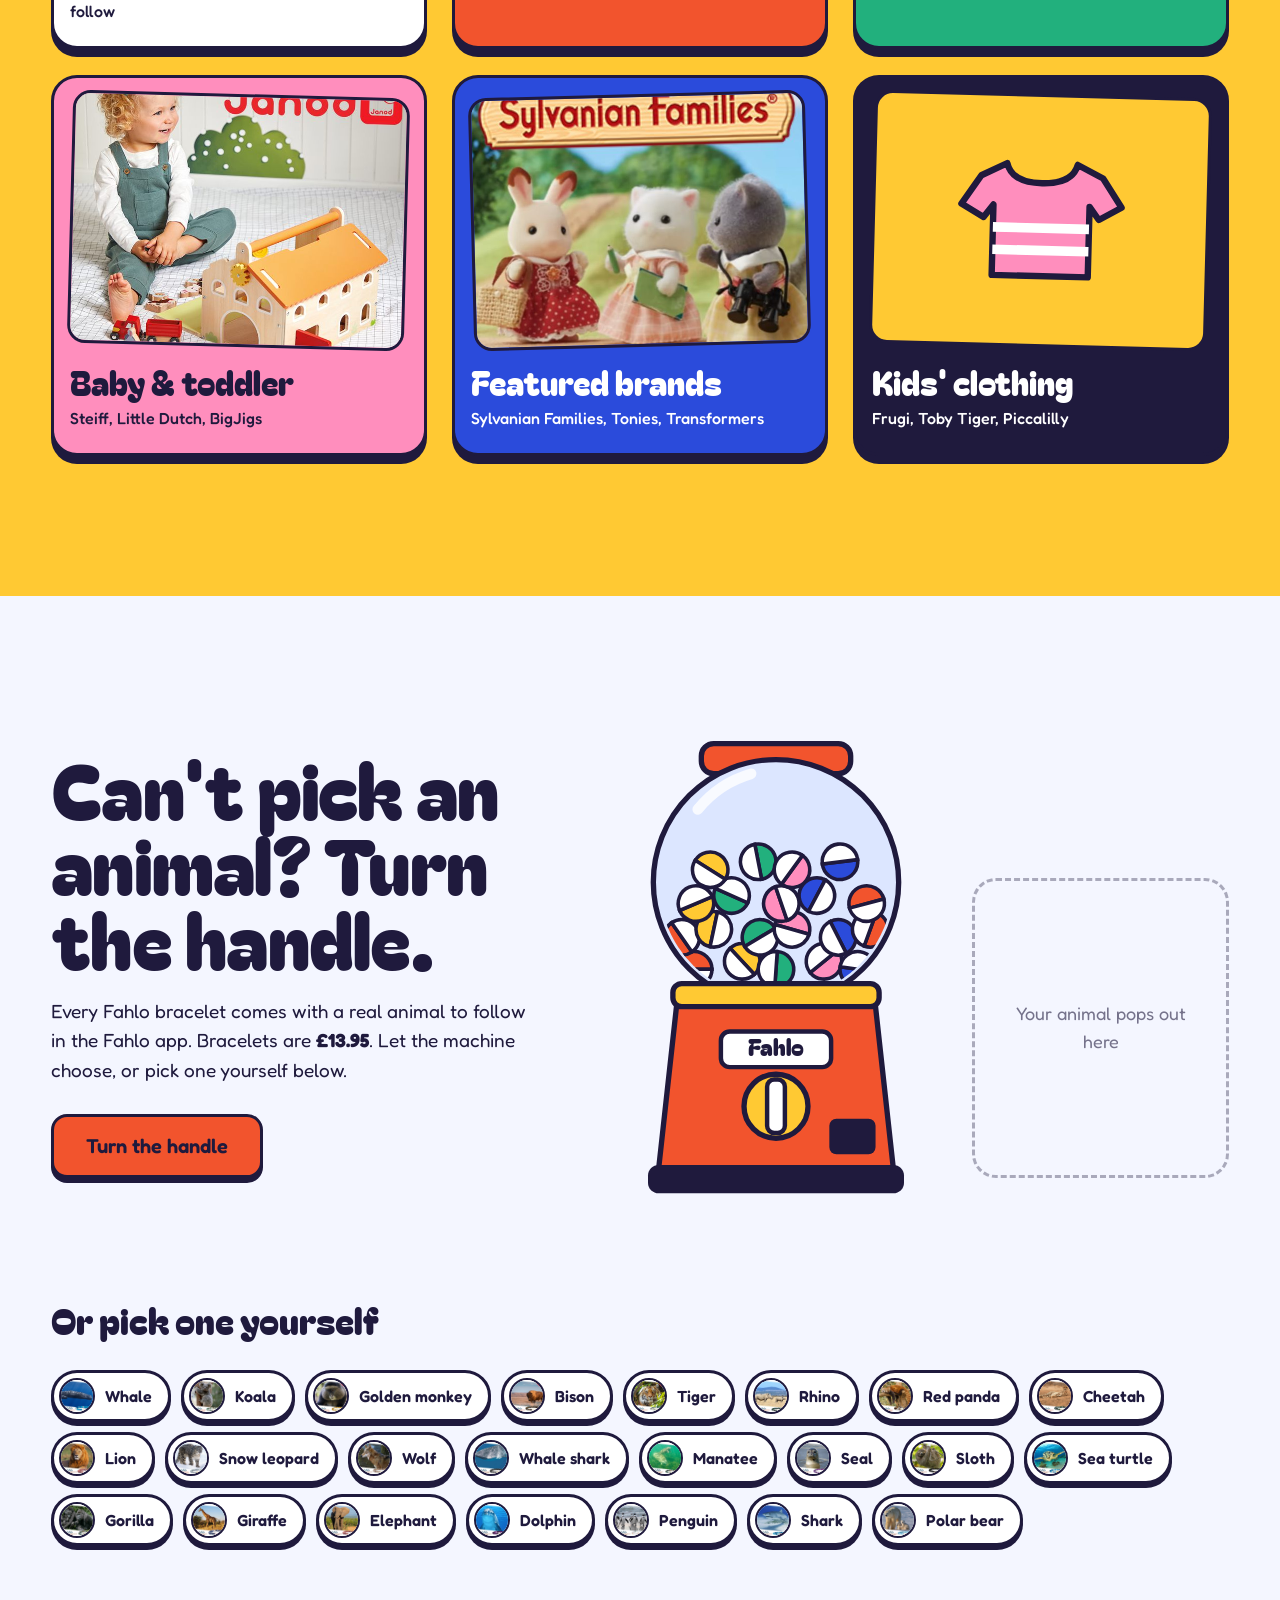
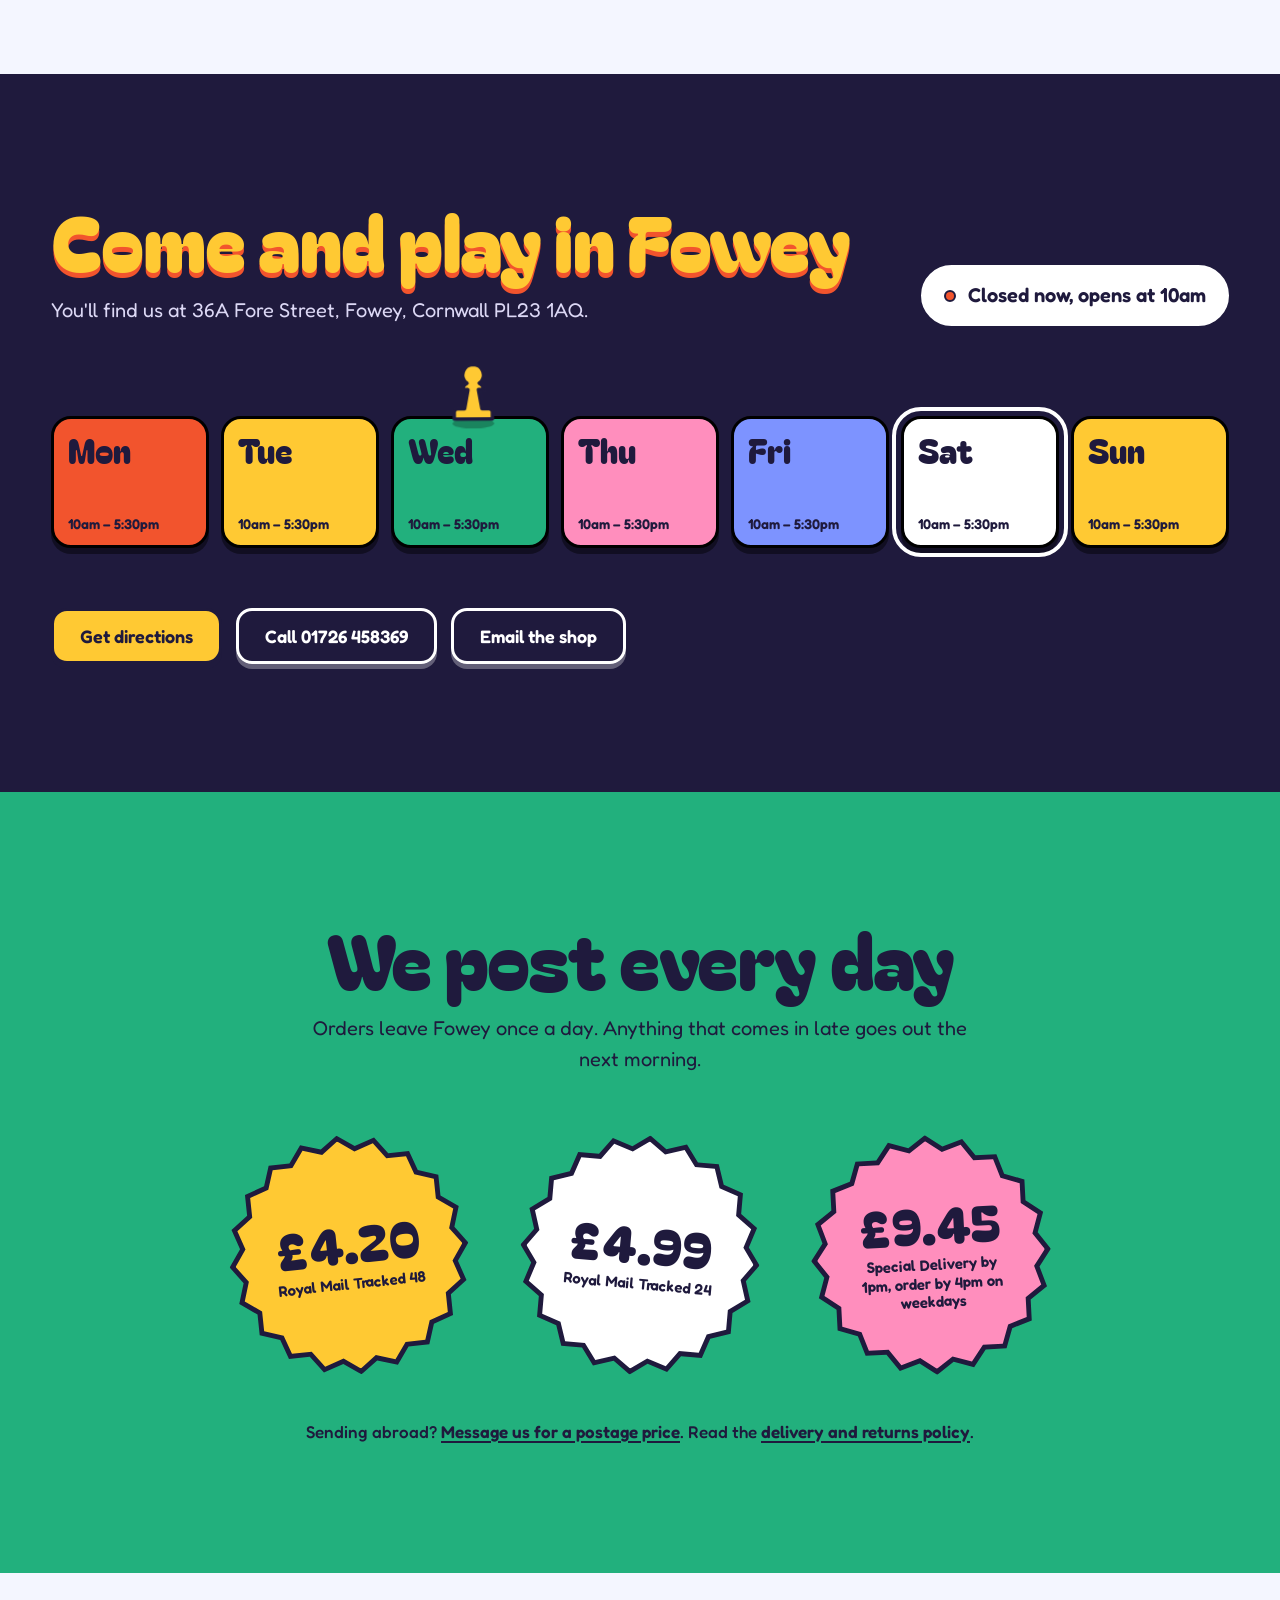
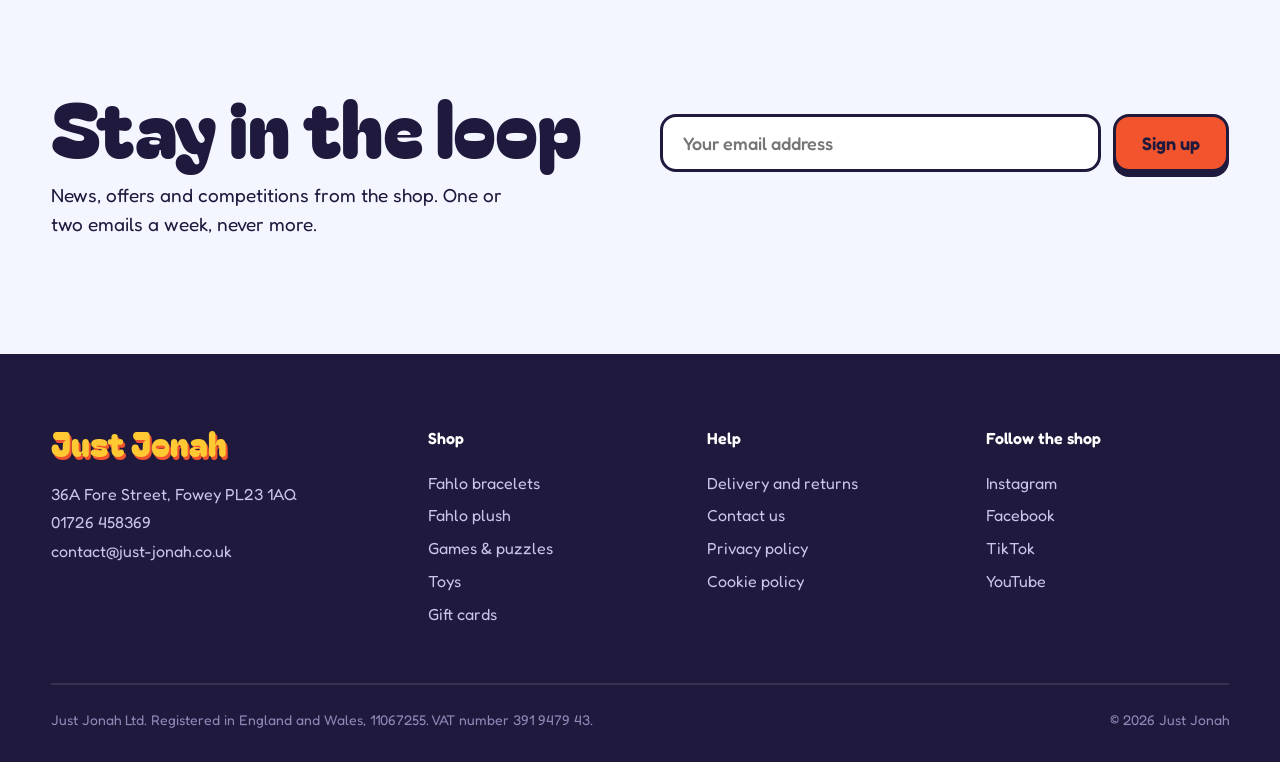
<file: toybox/index.html>
<!doctype html>
<html lang="en-GB">
<head>
  <meta charset="utf-8">
  <meta name="viewport" content="width=device-width, initial-scale=1">
  <title>Just Jonah | Come and play in Fowey</title>
  <meta name="description" content="The toy shop on Fore Street, Fowey. Toys, games, puzzles, Fahlo animal trackers and kids' clothing. Open every day, and online.">
  <meta name="theme-color" content="#2B4BDB">
  <link rel="icon" href="../assets/icons/toybox-32.png" sizes="32x32" type="image/png">
  <link rel="icon" href="../assets/icons/toybox-192.png" sizes="192x192" type="image/png">
  <link rel="apple-touch-icon" href="../assets/icons/toybox-180.png">
  <!-- link previews (WhatsApp, iMessage, Slack, Facebook): image URLs must be absolute -->
  <meta property="og:type" content="website">
  <meta property="og:site_name" content="Just Jonah">
  <meta property="og:locale" content="en_GB">
  <meta property="og:url" content="https://just-jonah.vercel.app/toybox/">
  <meta property="og:title" content="Just Jonah | Come and play in Fowey">
  <meta property="og:description" content="The toy shop on Fore Street, Fowey. Toys, games, puzzles, Fahlo animal trackers and kids' clothing. Open every day, and online.">
  <meta property="og:image" content="https://just-jonah.vercel.app/assets/share/toybox.jpg">
  <meta property="og:image:type" content="image/jpeg">
  <meta property="og:image:width" content="1200">
  <meta property="og:image:height" content="630">
  <meta property="og:image:alt" content="Colourful letter blocks spelling Just Jonah piled in a red toy chest, with a rubber duck, beach ball and a Fahlo penguin">
  <meta name="twitter:card" content="summary_large_image">
  <link rel="preconnect" href="https://fonts.googleapis.com">
  <link rel="preconnect" href="https://fonts.gstatic.com" crossorigin>
  <link href="https://fonts.googleapis.com/css2?family=Bagel+Fat+One&family=Fredoka:wdth,wght@75..125,400..700&display=swap" rel="stylesheet">
  <link rel="stylesheet" href="styles.css">
</head>
<body>
  <a class="skip" href="#main">Skip to content</a>

  <header class="site-header" id="top">
    <a class="wordmark" href="#top" aria-label="Just Jonah home">Just Jonah</a>
    <nav class="nav" id="nav" aria-label="Main">
      <a href="#box">Shop</a>
      <a href="#fahlo">Fahlo</a>
      <a href="#visit">Visit us</a>
      <a href="#delivery">Delivery</a>
    </nav>
    <div class="header__actions">
      <button class="basket" type="button" aria-label="Basket, 0 items" data-basket>
        <svg viewBox="0 0 24 24" aria-hidden="true"><path d="M5 8h14l-1.2 11.1a2 2 0 0 1-2 1.9H8.2a2 2 0 0 1-2-1.9L5 8Z"/><path d="M9 8V6.5a3 3 0 0 1 6 0V8"/></svg>
        <span class="basket__count" data-basket-count>0</span>
      </button>
      <button class="menu-btn" type="button" aria-expanded="false" aria-controls="nav" data-menu>
        <span></span><span></span><span class="sr-only">Menu</span>
      </button>
    </div>
  </header>

  <main id="main">
    <!-- ============ Hero: the toybox ============ -->
    <section class="hero" data-hero>
      <div class="hero__copy" data-solid>
        <p class="status" data-open-pill>
          <span class="status__dot" aria-hidden="true"></span>
          <span data-open-text>Open every day, 10am to 5:30pm</span>
        </p>
        <h1 class="hero__title" data-bounce>Come and play.</h1>
        <p class="hero__lede">Just Jonah is the toy shop on Fore Street in Fowey. Toys, games, puzzles, Fahlo animal trackers and kids' clothes. Open every day, and online.</p>
        <div class="hero__ctas">
          <a class="btn btn--sun" href="#box">Shop toys</a>
          <a class="btn btn--white" href="#visit">Find the shop</a>
        </div>
      </div>

      <div class="chest" data-chest aria-hidden="true">
        <div class="chest__lid"></div>
        <div class="chest__front"><span>Just Jonah</span></div>
      </div>
      <div class="playground" data-playground aria-hidden="true"></div>

      <div class="hero__tools">
        <p class="hero__hint" data-hint>
          <svg viewBox="0 0 24 24" aria-hidden="true"><path d="M8 13V5.5a1.5 1.5 0 0 1 3 0V12m0-1.5v-2a1.5 1.5 0 0 1 3 0V12m0-1v-.5a1.5 1.5 0 0 1 3 0V12m0 0a1.5 1.5 0 0 1 3 0v3a6 6 0 0 1-6 6h-1.2a6 6 0 0 1-4.8-2.4L4.6 15.5a1.6 1.6 0 0 1 2.4-2.1L8 14.5"/></svg>
          Go on, grab a block and throw it
        </p>
        <button class="btn btn--ghost btn--sm" type="button" data-tip>Tip the box out again</button>
      </div>
    </section>

    <!-- ============ What's in the box ============ -->
    <section class="box" id="box" aria-labelledby="box-title">
      <div class="container">
        <header class="head">
          <h2 id="box-title" class="h2">What's in the box</h2>
          <p>Six shelves' worth of toys, games and clothes, all in the shop in Fowey and online.</p>
        </header>
        <div class="cards">
          <a class="card card--white" href="https://www.just-jonah.co.uk/shop/fahlo/258">
            <span class="card__pic"><img src="../assets/products/pl-koala.jpg" alt="" loading="lazy"></span>
            <span class="card__name">Fahlo trackers</span>
            <span class="card__meta">Bracelets and plush with a real animal to follow</span>
          </a>
          <a class="card card--tomato" href="https://www.just-jonah.co.uk/games-puzzles">
            <span class="card__pic"><img src="../assets/products/tile-pokemon.jpg" alt="" loading="lazy"></span>
            <span class="card__name">Games &amp; puzzles</span>
            <span class="card__meta">Pokémon cards, Smart Games, Ginger Fox</span>
          </a>
          <a class="card card--mint" href="https://www.just-jonah.co.uk/toys">
            <span class="card__pic"><img src="../assets/products/tile-djeco.jpg" alt="" loading="lazy"></span>
            <span class="card__name">Toys</span>
            <span class="card__meta">Djeco, Janod, Plus-Plus, Needoh</span>
          </a>
          <a class="card card--bubble" href="https://www.just-jonah.co.uk/baby-and-toddler-brands">
            <span class="card__pic"><img src="../assets/products/tile-janod.jpg" alt="" loading="lazy"></span>
            <span class="card__name">Baby &amp; toddler</span>
            <span class="card__meta">Steiff, Little Dutch, BigJigs</span>
          </a>
          <a class="card card--cobalt" href="https://www.just-jonah.co.uk/featured">
            <span class="card__pic"><img src="../assets/products/tile-sylvanian.jpg" alt="" loading="lazy"></span>
            <span class="card__name">Featured brands</span>
            <span class="card__meta">Sylvanian Families, Tonies, Transformers</span>
          </a>
          <a class="card card--ink" href="https://www.just-jonah.co.uk/shop/all-clothing/154">
            <span class="card__pic card__pic--clothes" aria-hidden="true">
              <svg viewBox="0 0 120 90"><path d="M38 10 22 18 10 36l14 8 6-8v44h60V36l6 8 14-8-12-18-16-8c-2 8-10 12-22 12S40 18 38 10Z" fill="#FF8EBD" stroke="#1F1A3D" stroke-width="4" stroke-linejoin="round"/><path d="M30 50h60M30 64h60" stroke="#FFFFFF" stroke-width="6"/></svg>
            </span>
            <span class="card__name">Kids' clothing</span>
            <span class="card__meta">Frugi, Toby Tiger, Piccalilly</span>
          </a>
        </div>
      </div>
    </section>

    <!-- ============ Fahlo capsule machine ============ -->
    <section class="fahlo" id="fahlo" aria-labelledby="fahlo-title">
      <div class="container fahlo__grid">
        <div class="fahlo__copy">
          <h2 id="fahlo-title" class="h2">Can't pick an animal? Turn the handle.</h2>
          <p>Every Fahlo bracelet comes with a real animal to follow in the Fahlo app. Bracelets are <strong>£13.95</strong>. Let the machine choose, or pick one yourself below.</p>
          <button class="btn btn--tomato btn--big" type="button" data-turn>Turn the handle</button>
        </div>

        <div class="machine-wrap">
          <svg class="machine" viewBox="0 0 360 540" aria-hidden="true">
            <defs>
              <clipPath id="dome"><circle cx="180" cy="178" r="132"/></clipPath>
            </defs>
            <rect x="96" y="22" width="168" height="34" rx="14" fill="#F2542D" stroke="#1F1A3D" stroke-width="6"/>
            <circle cx="180" cy="178" r="138" fill="#DCE6FF" stroke="#1F1A3D" stroke-width="6"/>
            <g clip-path="url(#dome)" data-capsules></g>
            <path d="M92 96 a120 120 0 0 1 60 -40" fill="none" stroke="#fff" stroke-width="12" stroke-linecap="round" opacity=".8"/>
            <path d="M70 300 h220 l22 200 H48Z" fill="#F2542D" stroke="#1F1A3D" stroke-width="6" stroke-linejoin="round"/>
            <rect x="64" y="292" width="232" height="26" rx="10" fill="#FFC933" stroke="#1F1A3D" stroke-width="6"/>
            <rect x="118" y="346" width="124" height="40" rx="10" fill="#fff" stroke="#1F1A3D" stroke-width="5"/>
            <text x="180" y="374" text-anchor="middle" class="machine__label">Fahlo</text>
            <g class="machine__handle" data-handle>
              <circle cx="180" cy="430" r="36" fill="#FFC933" stroke="#1F1A3D" stroke-width="6"/>
              <rect x="170" y="400" width="20" height="60" rx="8" fill="#fff" stroke="#1F1A3D" stroke-width="5"/>
            </g>
            <rect x="240" y="444" width="52" height="40" rx="8" fill="#1F1A3D"/>
            <rect x="36" y="496" width="288" height="32" rx="12" fill="#1F1A3D"/>
          </svg>
          <div class="capsule" data-capsule aria-hidden="true">
            <span class="capsule__top"></span><span class="capsule__bottom"></span>
          </div>

          <article class="reveal is-empty" data-reveal aria-live="polite">
            <p class="reveal__empty">Your animal pops out here</p>
            <img class="reveal__img" alt="" data-r-img>
            <div class="reveal__body">
              <h3 class="reveal__name" data-r-name></h3>
              <p class="reveal__model" data-r-model></p>
              <div class="reveal__row">
                <span class="reveal__price" data-r-price></span>
                <button class="btn btn--sun btn--sm" type="button" data-add data-r-add>Add to basket</button>
              </div>
              <a class="reveal__plush" data-r-plush hidden>There's a plush version too</a>
            </div>
          </article>
        </div>
      </div>

      <div class="container">
        <h3 class="pick__title">Or pick one yourself</h3>
        <ul class="pick" data-pick></ul>
      </div>
    </section>

    <!-- ============ Visit: board game week ============ -->
    <section class="visit" id="visit" aria-labelledby="visit-title">
      <div class="container">
        <div class="visit__top">
          <div>
            <h2 id="visit-title" class="h2">Come and play in Fowey</h2>
            <p class="visit__lede">You'll find us at 36A Fore Street, Fowey, Cornwall PL23 1AQ.</p>
          </div>
          <p class="visit__live" data-open-pill>
            <span class="status__dot" aria-hidden="true"></span>
            <span data-open-text>Open every day</span>
          </p>
        </div>

        <div class="board" data-board>
          <ol class="board__track" aria-label="Opening hours">
            <li class="sq" data-day="Monday"><span class="sq__day">Mon</span><span class="sq__time">10am &ndash; 5:30pm</span></li>
            <li class="sq" data-day="Tuesday"><span class="sq__day">Tue</span><span class="sq__time">10am &ndash; 5:30pm</span></li>
            <li class="sq" data-day="Wednesday"><span class="sq__day">Wed</span><span class="sq__time">10am &ndash; 5:30pm</span></li>
            <li class="sq" data-day="Thursday"><span class="sq__day">Thu</span><span class="sq__time">10am &ndash; 5:30pm</span></li>
            <li class="sq" data-day="Friday"><span class="sq__day">Fri</span><span class="sq__time">10am &ndash; 5:30pm</span></li>
            <li class="sq" data-day="Saturday"><span class="sq__day">Sat</span><span class="sq__time">10am &ndash; 5:30pm</span></li>
            <li class="sq" data-day="Sunday"><span class="sq__day">Sun</span><span class="sq__time">10am &ndash; 5:30pm</span></li>
          </ol>
          <svg class="pawn" data-pawn viewBox="0 0 60 80" aria-hidden="true">
            <ellipse cx="30" cy="74" rx="24" ry="6" fill="#000" opacity=".25"/>
            <path d="M30 6a12 12 0 0 1 7 21.7c3 1.6 5 4.3 5 7.3h-6l4 22h8a4 4 0 0 1 4 4v8H8v-8a4 4 0 0 1 4-4h8l4-22h-6c0-3 2-5.7 5-7.3A12 12 0 0 1 30 6Z" fill="#FFC933" stroke="#1F1A3D" stroke-width="4" stroke-linejoin="round"/>
          </svg>
        </div>

        <div class="visit__ctas">
          <a class="btn btn--sun" href="https://www.google.com/maps/dir/?api=1&amp;destination=Just+Jonah+36A+Fore+Street+Fowey+PL23+1AQ" target="_blank" rel="noopener">Get directions</a>
          <a class="btn btn--outline" href="tel:01726458369">Call 01726 458369</a>
          <a class="btn btn--outline" href="mailto:contact@just-jonah.co.uk">Email the shop</a>
        </div>
      </div>
    </section>

    <!-- ============ Delivery ============ -->
    <section class="delivery" id="delivery" aria-labelledby="delivery-title">
      <div class="container">
        <header class="head head--center">
          <h2 id="delivery-title" class="h2">We post every day</h2>
          <p>Orders leave Fowey once a day. Anything that comes in late goes out the next morning.</p>
        </header>
        <ul class="stickers">
          <li class="sticker sticker--sun"><span class="sticker__price">£4.20</span><span class="sticker__name">Royal Mail Tracked 48</span></li>
          <li class="sticker sticker--mint"><span class="sticker__price">£4.99</span><span class="sticker__name">Royal Mail Tracked 24</span></li>
          <li class="sticker sticker--cobalt"><span class="sticker__price">£9.45</span><span class="sticker__name">Special Delivery by 1pm, order by 4pm on weekdays</span></li>
        </ul>
        <p class="delivery__note">Sending abroad? <a href="https://www.just-jonah.co.uk/contact-us">Message us for a postage price</a>. Read the <a href="https://www.just-jonah.co.uk/delivery-and-returns">delivery and returns policy</a>.</p>
      </div>
    </section>

    <!-- ============ Newsletter ============ -->
    <section class="loop" aria-labelledby="loop-title">
      <div class="container loop__inner">
        <div>
          <h2 id="loop-title" class="h2">Stay in the loop</h2>
          <p>News, offers and competitions from the shop. One or two emails a week, never more.</p>
        </div>
        <form class="loop__form" data-signup novalidate>
          <label class="sr-only" for="email">Email address</label>
          <input id="email" name="email" type="email" placeholder="Your email address" autocomplete="email" required>
          <button class="btn btn--tomato" type="submit">Sign up</button>
          <p class="loop__msg" data-signup-msg role="status" aria-live="polite"></p>
        </form>
      </div>
    </section>
  </main>

  <footer class="footer">
    <div class="container footer__grid">
      <div>
        <a class="wordmark wordmark--footer" href="#top">Just Jonah</a>
        <p>36A Fore Street, Fowey PL23 1AQ<br><a href="tel:01726458369">01726 458369</a><br><a href="mailto:contact@just-jonah.co.uk">contact@just-jonah.co.uk</a></p>
      </div>
      <nav aria-label="Shop">
        <h3>Shop</h3>
        <a href="https://www.just-jonah.co.uk/shop/fahlo/258">Fahlo bracelets</a>
        <a href="https://www.just-jonah.co.uk/shop/fahlo-plush/X3LX6RVU7JCOZQZY5TNJDN47">Fahlo plush</a>
        <a href="https://www.just-jonah.co.uk/games-puzzles">Games &amp; puzzles</a>
        <a href="https://www.just-jonah.co.uk/toys">Toys</a>
        <a href="https://squareup.com/gift/HEW9SERP53TC3/order">Gift cards</a>
      </nav>
      <nav aria-label="Help">
        <h3>Help</h3>
        <a href="https://www.just-jonah.co.uk/delivery-and-returns">Delivery and returns</a>
        <a href="https://www.just-jonah.co.uk/contact-us">Contact us</a>
        <a href="https://www.just-jonah.co.uk/privacy-policy">Privacy policy</a>
        <a href="https://www.just-jonah.co.uk/cookie-policy">Cookie policy</a>
      </nav>
      <nav aria-label="Social">
        <h3>Follow the shop</h3>
        <a href="https://www.instagram.com/justjonahltd">Instagram</a>
        <a href="https://www.facebook.com/justjonahltd">Facebook</a>
        <a href="https://www.tiktok.com/@justjonahltd">TikTok</a>
        <a href="https://www.youtube.com/@justjonahfowey">YouTube</a>
      </nav>
    </div>
    <div class="container footer__legal">
      <p>Just Jonah Ltd. Registered in England and Wales, 11067255. VAT number 391 9479 43.</p>
      <p>&copy; <span data-year>2026</span> Just Jonah</p>
    </div>
  </footer>

  <div class="toast" data-toast role="status" aria-live="polite"></div>

  <script src="../assets/fahlo.js"></script>
  <script src="physics.js"></script>
  <script src="script.js"></script>
</body>
</html>
</file>
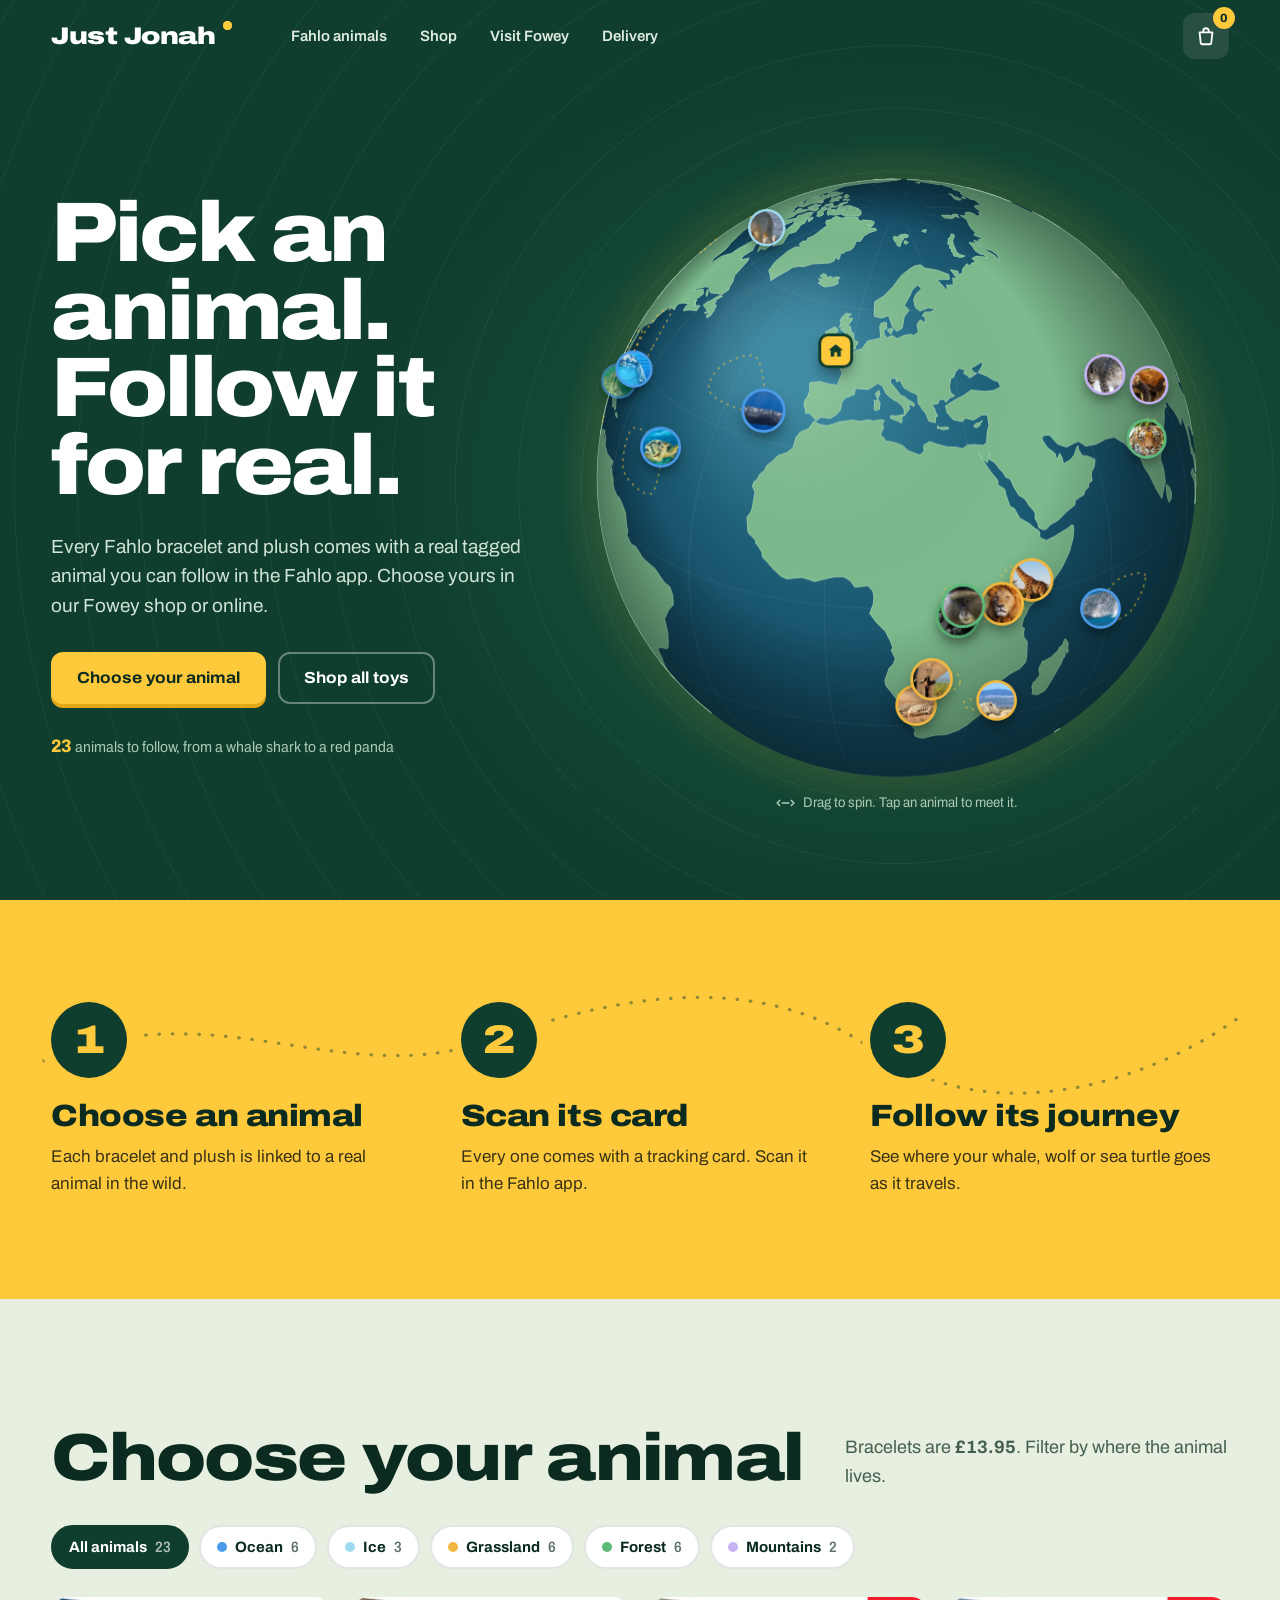
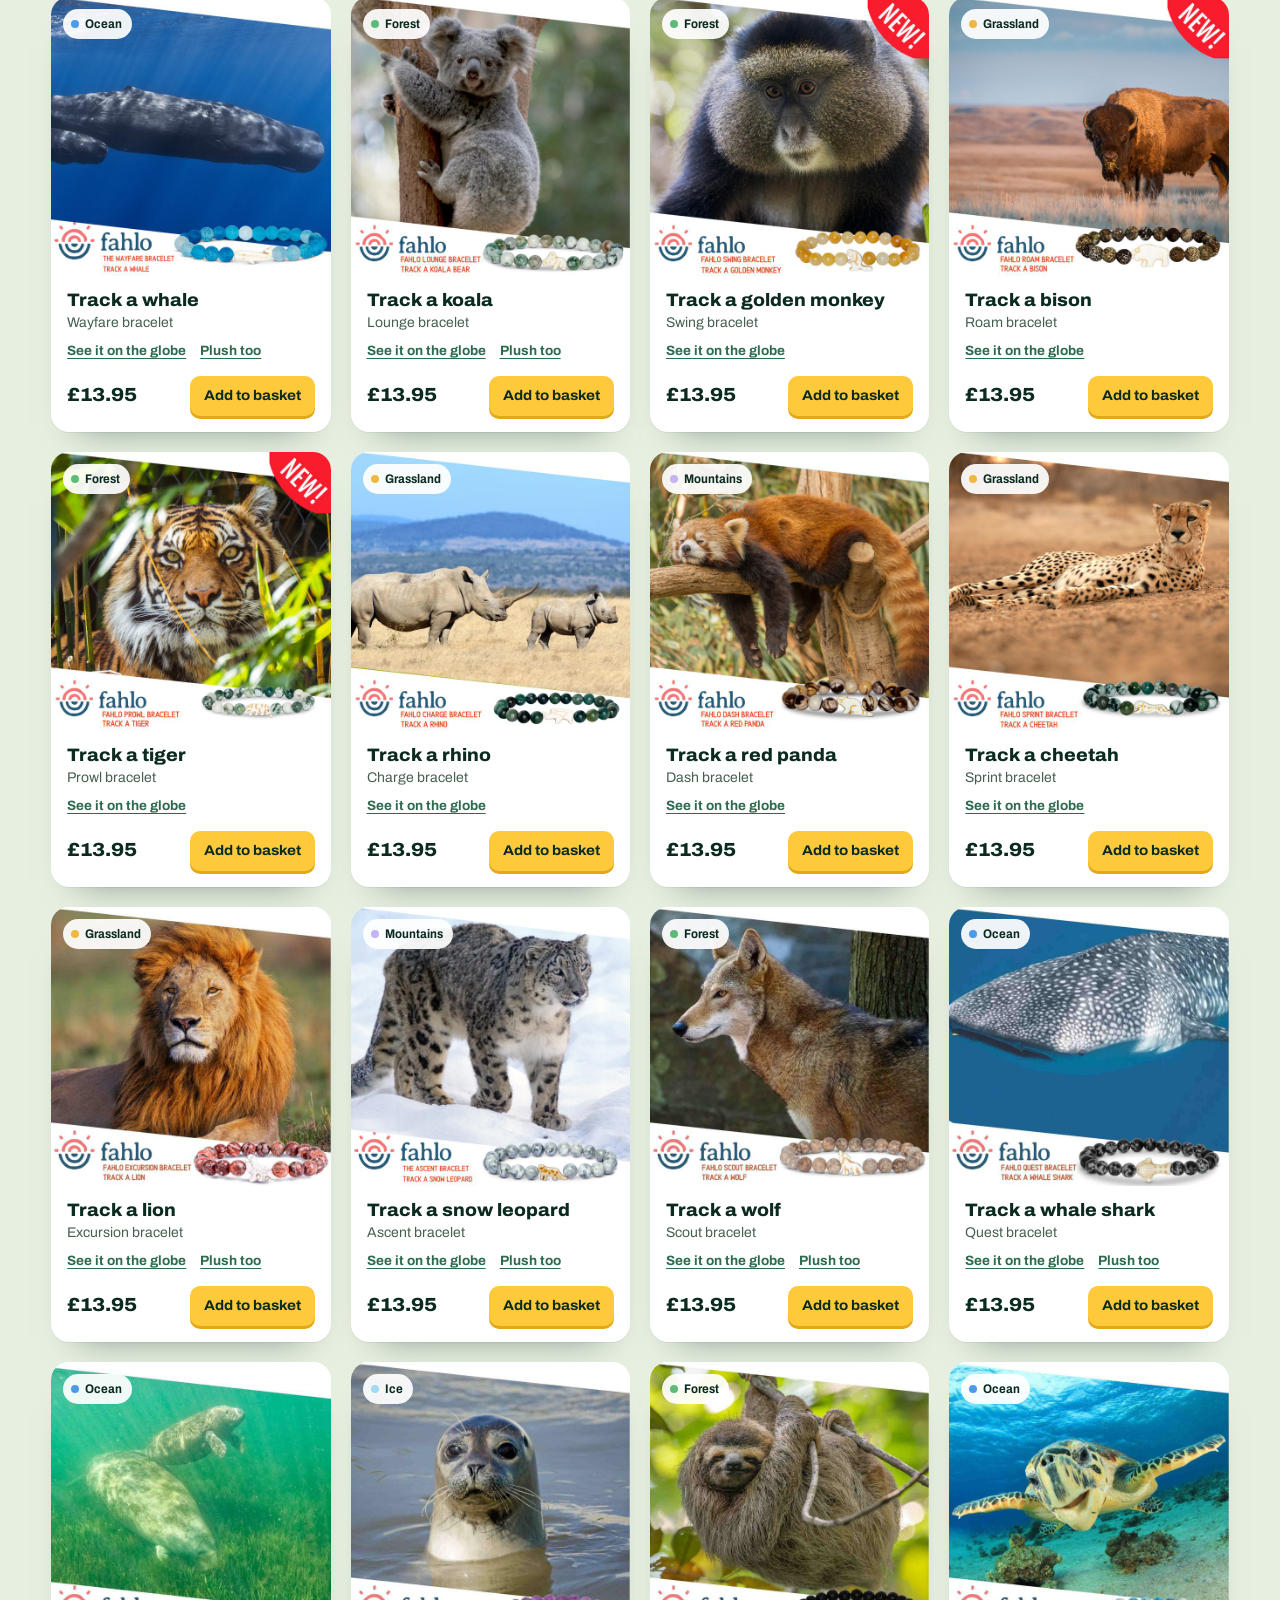
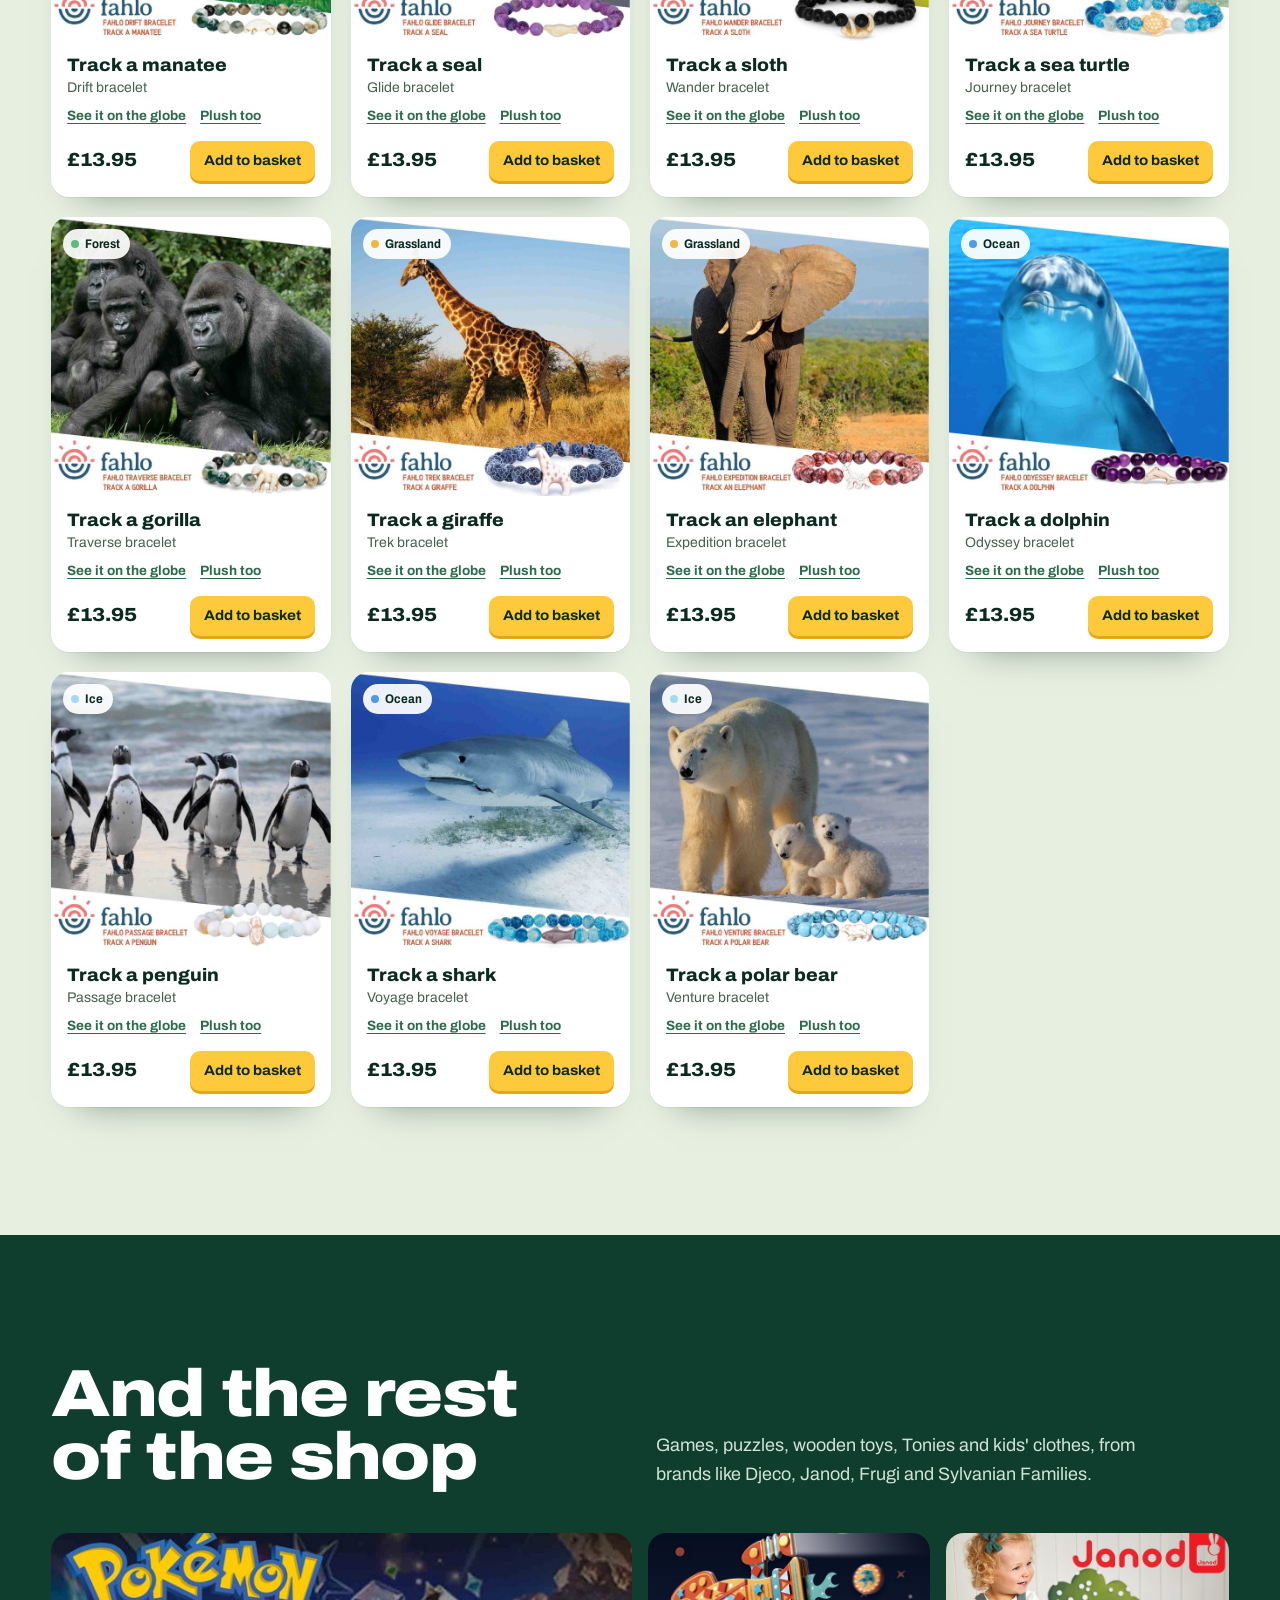
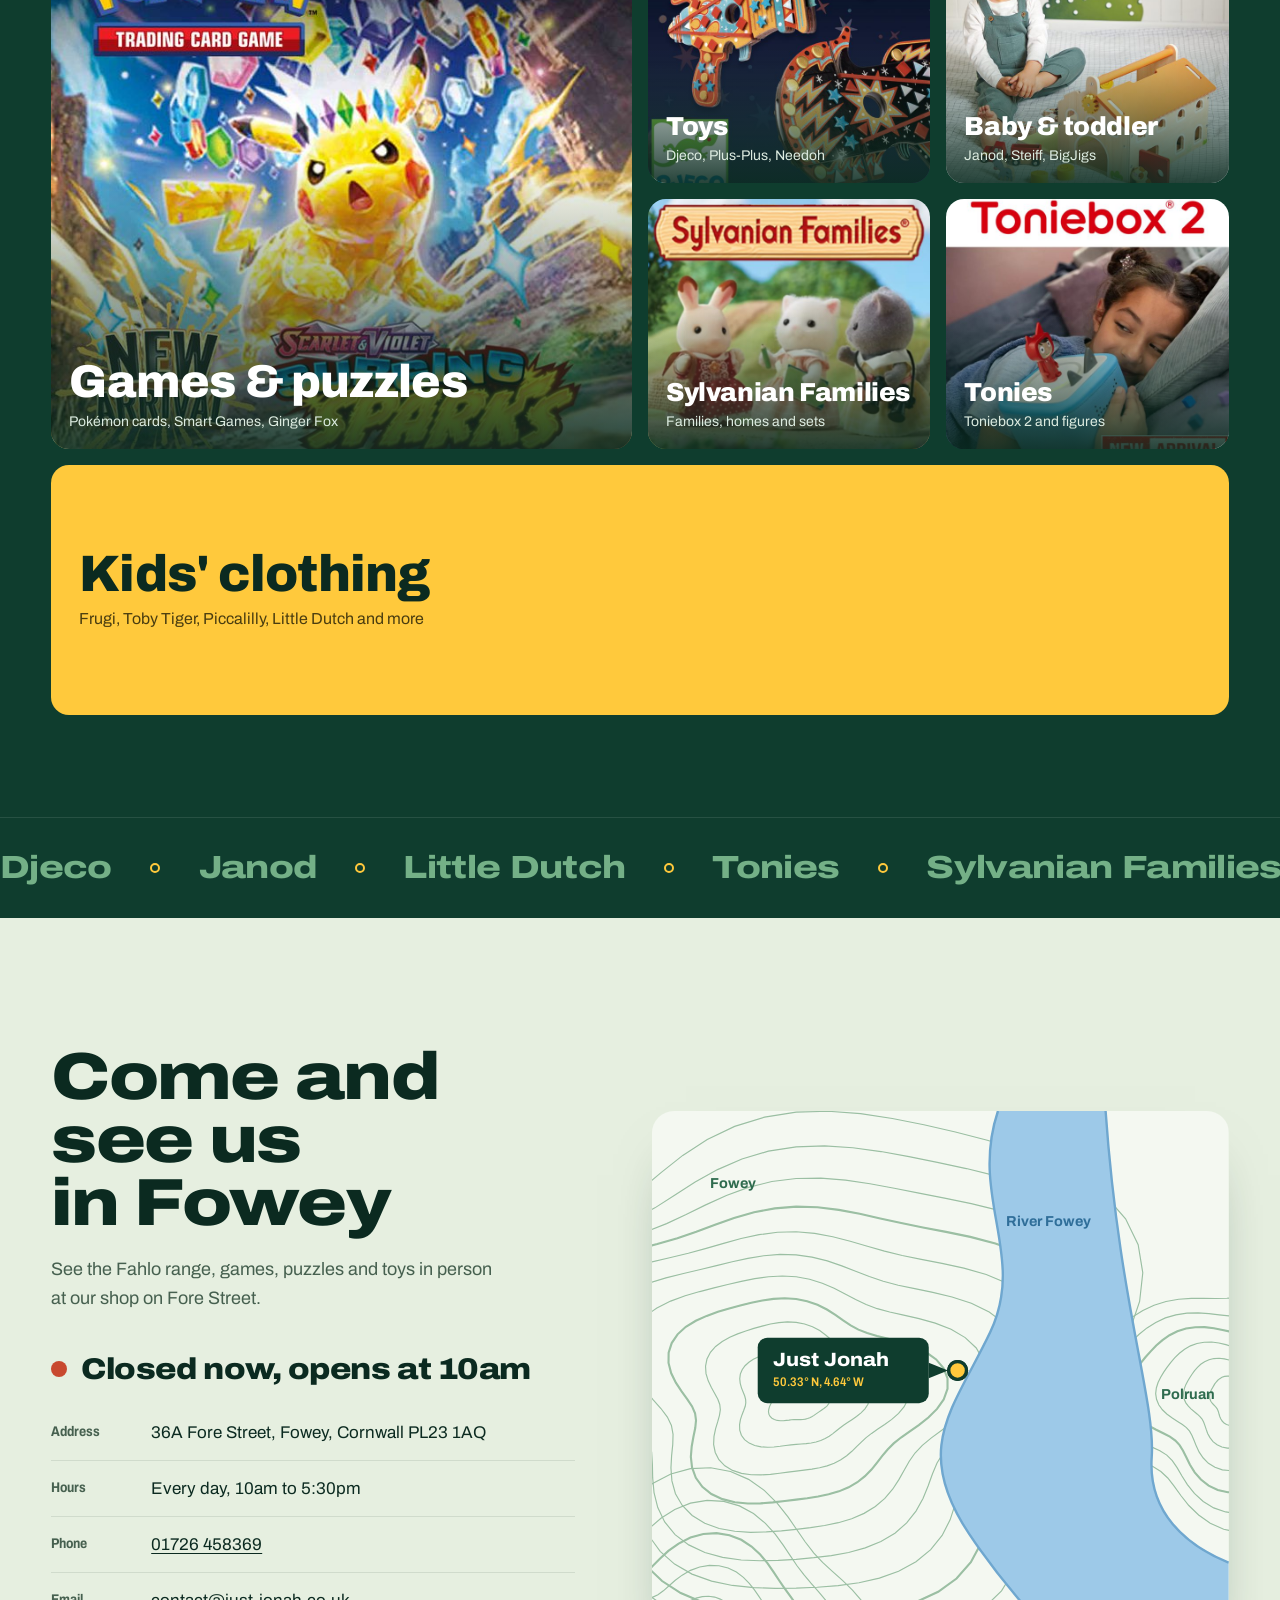
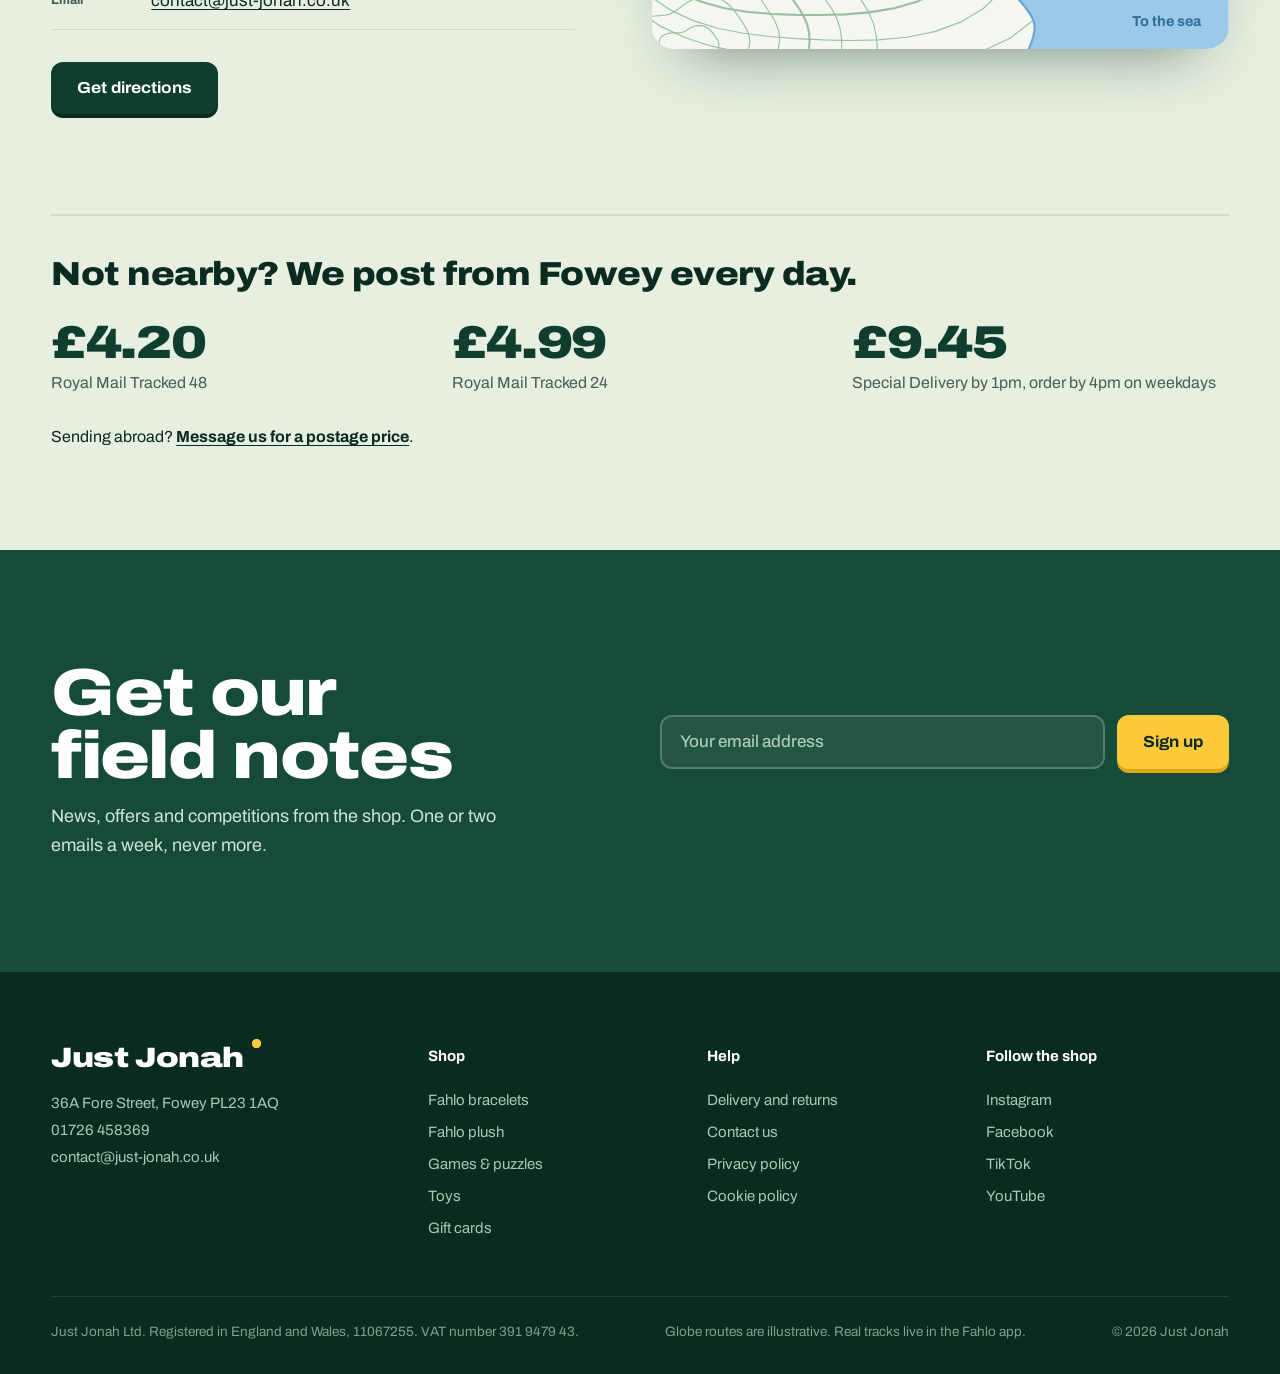
<file: wild/index.html>
<!doctype html>
<html lang="en-GB">
<head>
  <meta charset="utf-8">
  <meta name="viewport" content="width=device-width, initial-scale=1">
  <title>Just Jonah | Track a real animal with Fahlo</title>
  <meta name="description" content="Fahlo animal-tracking bracelets and plush, plus games, puzzles, toys and kids' clothing. Just Jonah, 36A Fore Street, Fowey, and online.">
  <link rel="preconnect" href="https://fonts.googleapis.com">
  <link rel="preconnect" href="https://fonts.gstatic.com" crossorigin>
  <link href="https://fonts.googleapis.com/css2?family=Archivo:wdth,wght@62..125,300..900&display=swap" rel="stylesheet">
  <link rel="stylesheet" href="styles.css">
</head>
<body>
  <a class="skip" href="#main">Skip to content</a>

  <header class="site-header" id="top">
    <a class="wordmark" href="#top" aria-label="Just Jonah home">
      Just Jonah<span class="wordmark__ping" aria-hidden="true"></span>
    </a>
    <nav class="nav" id="nav" aria-label="Main">
      <a href="#animals">Fahlo animals</a>
      <a href="#shop">Shop</a>
      <a href="#visit">Visit Fowey</a>
      <a href="#delivery">Delivery</a>
    </nav>
    <div class="header__actions">
      <button class="basket" type="button" aria-label="Basket, 0 items" data-basket>
        <svg viewBox="0 0 24 24" aria-hidden="true"><path d="M5 8h14l-1.2 11.1a2 2 0 0 1-2 1.9H8.2a2 2 0 0 1-2-1.9L5 8Z"/><path d="M9 8V6.5a3 3 0 0 1 6 0V8"/></svg>
        <span class="basket__count" data-basket-count>0</span>
      </button>
      <button class="menu-btn" type="button" aria-expanded="false" aria-controls="nav" data-menu>
        <span></span><span></span><span class="sr-only">Menu</span>
      </button>
    </div>
  </header>

  <main id="main">
    <!-- ============ Hero: the globe ============ -->
    <section class="hero">
      <div class="hero__copy">
        <h1 class="hero__title" data-stretch>
          <span class="line"><span class="w">Pick</span> <span class="w">an</span> <span class="w">animal.</span></span>
          <span class="line"><span class="w">Follow</span> <span class="w">it</span> <span class="w">for</span> <span class="w">real.</span></span>
        </h1>
        <p class="hero__lede">Every Fahlo bracelet and plush comes with a real tagged animal you can follow in the Fahlo app. Choose yours in our Fowey shop or online.</p>
        <div class="hero__ctas">
          <a class="btn btn--tag" href="#animals">Choose your animal</a>
          <a class="btn btn--line" href="#shop">Shop all toys</a>
        </div>
        <p class="hero__count"><strong data-animal-count>23</strong> animals to follow, from a whale shark to a red panda</p>
      </div>

      <div class="globe-wrap" data-globe-wrap>
        <div class="globe" data-globe>
          <canvas data-globe-canvas aria-hidden="true"></canvas>
          <div class="pins" data-pins aria-hidden="true"></div>
        </div>
        <p class="globe-hint" data-globe-hint>
          <svg viewBox="0 0 24 24" aria-hidden="true"><path d="M8 12h8M5 9l-3 3 3 3M19 9l3 3-3 3"/></svg>
          Drag to spin. Tap an animal to meet it.
        </p>

        <aside class="field-card" data-field-card hidden aria-live="polite">
          <button class="field-card__close" type="button" aria-label="Close" data-field-close>
            <svg viewBox="0 0 24 24"><path d="M6 6l12 12M18 6L6 18"/></svg>
          </button>
          <img class="field-card__img" alt="" data-fc-img>
          <div class="field-card__body">
            <p class="field-card__habitat" data-fc-habitat></p>
            <h2 class="field-card__name" data-fc-name></h2>
            <p class="field-card__model" data-fc-model></p>
            <p class="field-card__distance" data-fc-distance></p>
            <div class="field-card__row">
              <span class="field-card__price" data-fc-price></span>
              <button class="btn btn--tag btn--sm" type="button" data-add data-fc-add>Add to basket</button>
            </div>
            <a class="field-card__plush" data-fc-plush hidden>See the plush version</a>
          </div>
        </aside>
      </div>
    </section>

    <!-- ============ How it works ============ -->
    <section class="how" aria-labelledby="how-title">
      <div class="container">
        <h2 id="how-title" class="sr-only">How Fahlo tracking works</h2>
        <svg class="how__trail" viewBox="0 0 1200 120" preserveAspectRatio="none" aria-hidden="true">
          <defs>
            <mask id="trail-reveal" maskUnits="userSpaceOnUse" x="0" y="-40" width="1200" height="200">
              <path data-trail-mask d="M40 80 C 200 10 320 110 460 60 S 720 0 820 70 S 1060 110 1160 40" fill="none" stroke="#fff" stroke-width="14"/>
            </mask>
          </defs>
          <path class="how__dots" mask="url(#trail-reveal)" d="M40 80 C 200 10 320 110 460 60 S 720 0 820 70 S 1060 110 1160 40"/>
        </svg>
        <ol class="how__steps">
          <li>
            <span class="how__n">1</span>
            <h3>Choose an animal</h3>
            <p>Each bracelet and plush is linked to a real animal in the wild.</p>
          </li>
          <li>
            <span class="how__n">2</span>
            <h3>Scan its card</h3>
            <p>Every one comes with a tracking card. Scan it in the Fahlo app.</p>
          </li>
          <li>
            <span class="how__n">3</span>
            <h3>Follow its journey</h3>
            <p>See where your whale, wolf or sea turtle goes as it travels.</p>
          </li>
        </ol>
      </div>
    </section>

    <!-- ============ Choose your animal ============ -->
    <section class="animals" id="animals" aria-labelledby="animals-title">
      <div class="container">
        <div class="animals__head">
          <h2 id="animals-title" class="h2">Choose your animal</h2>
          <p>Bracelets are <strong>£13.95</strong>. Filter by where the animal lives.</p>
        </div>
        <div class="chips" role="group" aria-label="Filter by habitat" data-chips></div>
        <ul class="grid" data-grid></ul>
      </div>
    </section>

    <!-- ============ Rest of the shop ============ -->
    <section class="shop" id="shop" aria-labelledby="shop-title">
      <div class="container">
        <div class="shop__head">
          <h2 id="shop-title" class="h2">And the rest of the shop</h2>
          <p>Games, puzzles, wooden toys, Tonies and kids' clothes, from brands like Djeco, Janod, Frugi and Sylvanian Families.</p>
        </div>
        <div class="bento">
          <a class="tile tile--games" href="https://www.just-jonah.co.uk/games-puzzles">
            <img src="../assets/products/tile-pokemon.jpg" alt="" loading="lazy">
            <span class="tile__label"><span class="tile__name">Games &amp; puzzles</span><span class="tile__meta">Pokémon cards, Smart Games, Ginger Fox</span></span>
          </a>
          <a class="tile" href="https://www.just-jonah.co.uk/toys">
            <img src="../assets/products/tile-djeco.jpg" alt="" loading="lazy">
            <span class="tile__label"><span class="tile__name">Toys</span><span class="tile__meta">Djeco, Plus-Plus, Needoh</span></span>
          </a>
          <a class="tile" href="https://www.just-jonah.co.uk/baby-and-toddler-brands">
            <img src="../assets/products/tile-janod.jpg" alt="" loading="lazy">
            <span class="tile__label"><span class="tile__name">Baby &amp; toddler</span><span class="tile__meta">Janod, Steiff, BigJigs</span></span>
          </a>
          <a class="tile" href="https://www.just-jonah.co.uk/shop/sylvanian-families/EB4HXDYLJJMXGJWXGLGMUUHB">
            <img src="../assets/products/tile-sylvanian.jpg" alt="" loading="lazy">
            <span class="tile__label"><span class="tile__name">Sylvanian Families</span><span class="tile__meta">Families, homes and sets</span></span>
          </a>
          <a class="tile" href="https://www.just-jonah.co.uk/shop/tonies/254">
            <img src="../assets/products/tile-tonies.jpg" alt="" loading="lazy">
            <span class="tile__label"><span class="tile__name">Tonies</span><span class="tile__meta">Toniebox 2 and figures</span></span>
          </a>
          <a class="tile tile--clothes" href="https://www.just-jonah.co.uk/shop/all-clothing/154">
            <span class="tile__label"><span class="tile__name">Kids' clothing</span><span class="tile__meta">Frugi, Toby Tiger, Piccalilly, Little Dutch and more</span></span>
          </a>
        </div>
      </div>

      <div class="marquee" aria-label="Some of the brands we stock">
        <ul class="marquee__track">
          <li>Djeco</li><li>Janod</li><li>Little Dutch</li><li>Tonies</li><li>Sylvanian Families</li><li>Smart Games</li><li>Orchard Toys</li><li>Frugi</li><li>Green Toys</li><li>Plus-Plus</li><li>Crazy Aaron's</li><li>Ginger Fox</li><li>Steiff</li><li>Usborne</li><li>Brainstorm</li><li>Floss &amp; Rock</li>
        </ul>
      </div>
    </section>

    <!-- ============ Visit ============ -->
    <section class="visit" id="visit" aria-labelledby="visit-title">
      <div class="container visit__grid">
        <div class="visit__info">
          <h2 id="visit-title" class="h2">Come and see us in Fowey</h2>
          <p class="visit__lede">See the Fahlo range, games, puzzles and toys in person at our shop on Fore Street.</p>

          <div class="live" data-open-pill>
            <span class="live__dot" aria-hidden="true"></span>
            <span class="live__text" data-open-text>Open every day</span>
          </div>

          <dl class="facts">
            <div><dt>Address</dt><dd>36A Fore Street, Fowey, Cornwall PL23 1AQ</dd></div>
            <div><dt>Hours</dt><dd>Every day, 10am to 5:30pm</dd></div>
            <div><dt>Phone</dt><dd><a href="tel:01726458369">01726 458369</a></dd></div>
            <div><dt>Email</dt><dd><a href="mailto:contact@just-jonah.co.uk">contact@just-jonah.co.uk</a></dd></div>
          </dl>

          <a class="btn btn--dark" href="https://www.google.com/maps/dir/?api=1&amp;destination=Just+Jonah+36A+Fore+Street+Fowey+PL23+1AQ" target="_blank" rel="noopener">Get directions</a>
        </div>

        <figure class="topo" aria-label="Contour map of the Fowey estuary with Just Jonah marked on Fore Street">
          <svg viewBox="0 0 600 560" data-topo>
            <rect width="600" height="560" fill="#F4F8F1"/>
            <g data-contours fill="none" stroke="#9BBFA3" stroke-width="1.2"></g>
            <path class="topo__river" d="M360 0 C 330 90 390 150 352 230 S 270 350 330 440 S 410 520 392 560 L 600 560 L 600 470 C 556 452 516 418 520 360 S 486 200 472 0Z"/>
            <path class="topo__bank" d="M360 0 C 330 90 390 150 352 230 S 270 350 330 440 S 410 520 392 560 M600 470 C 556 452 516 418 520 360 S 486 200 472 0"/>
            <g class="topo__ping" transform="translate(318 270)">
              <circle r="10" class="topo__ring"/>
              <circle r="10" class="topo__ring topo__ring--2"/>
              <circle r="9" fill="#FFC93C" stroke="#0F3D2E" stroke-width="3"/>
            </g>
            <g transform="translate(110 236)">
              <rect width="178" height="68" rx="10" fill="#0F3D2E"/>
              <text x="16" y="29" class="topo__label">Just Jonah</text>
              <text x="16" y="50" class="topo__coords">50.33° N, 4.64° W</text>
              <path d="M178 26 L198 34 L178 42Z" fill="#0F3D2E"/>
            </g>
            <text x="368" y="120" class="topo__place topo__place--water">River Fowey</text>
            <text x="530" y="300" class="topo__place">Polruan</text>
            <text x="60" y="80" class="topo__place">Fowey</text>
            <text x="500" y="536" class="topo__place topo__place--water">To the sea</text>
          </svg>
        </figure>
      </div>

      <div class="container delivery" id="delivery">
        <h3 class="delivery__title">Not nearby? We post from Fowey every day.</h3>
        <ul class="delivery__list">
          <li><span class="delivery__price">£4.20</span><span>Royal Mail Tracked 48</span></li>
          <li><span class="delivery__price">£4.99</span><span>Royal Mail Tracked 24</span></li>
          <li><span class="delivery__price">£9.45</span><span>Special Delivery by 1pm, order by 4pm on weekdays</span></li>
        </ul>
        <p class="delivery__note">Sending abroad? <a href="https://www.just-jonah.co.uk/contact-us">Message us for a postage price</a>.</p>
      </div>
    </section>

    <!-- ============ Newsletter ============ -->
    <section class="notes" aria-labelledby="notes-title">
      <div class="container notes__inner">
        <div>
          <h2 id="notes-title" class="h2">Get our field notes</h2>
          <p>News, offers and competitions from the shop. One or two emails a week, never more.</p>
        </div>
        <form class="notes__form" data-signup novalidate>
          <label class="sr-only" for="email">Email address</label>
          <input id="email" name="email" type="email" placeholder="Your email address" autocomplete="email" required>
          <button class="btn btn--tag" type="submit">Sign up</button>
          <p class="notes__msg" data-signup-msg role="status" aria-live="polite"></p>
        </form>
      </div>
    </section>
  </main>

  <footer class="footer">
    <div class="container footer__grid">
      <div>
        <a class="wordmark wordmark--footer" href="#top">Just Jonah<span class="wordmark__ping" aria-hidden="true"></span></a>
        <p>36A Fore Street, Fowey PL23 1AQ<br><a href="tel:01726458369">01726 458369</a><br><a href="mailto:contact@just-jonah.co.uk">contact@just-jonah.co.uk</a></p>
      </div>
      <nav aria-label="Shop">
        <h3>Shop</h3>
        <a href="https://www.just-jonah.co.uk/shop/fahlo/258">Fahlo bracelets</a>
        <a href="https://www.just-jonah.co.uk/shop/fahlo-plush/X3LX6RVU7JCOZQZY5TNJDN47">Fahlo plush</a>
        <a href="https://www.just-jonah.co.uk/games-puzzles">Games &amp; puzzles</a>
        <a href="https://www.just-jonah.co.uk/toys">Toys</a>
        <a href="https://squareup.com/gift/HEW9SERP53TC3/order">Gift cards</a>
      </nav>
      <nav aria-label="Help">
        <h3>Help</h3>
        <a href="https://www.just-jonah.co.uk/delivery-and-returns">Delivery and returns</a>
        <a href="https://www.just-jonah.co.uk/contact-us">Contact us</a>
        <a href="https://www.just-jonah.co.uk/privacy-policy">Privacy policy</a>
        <a href="https://www.just-jonah.co.uk/cookie-policy">Cookie policy</a>
      </nav>
      <nav aria-label="Social">
        <h3>Follow the shop</h3>
        <a href="https://www.instagram.com/justjonahltd">Instagram</a>
        <a href="https://www.facebook.com/justjonahltd">Facebook</a>
        <a href="https://www.tiktok.com/@justjonahltd">TikTok</a>
        <a href="https://www.youtube.com/@justjonahfowey">YouTube</a>
      </nav>
    </div>
    <div class="container footer__legal">
      <p>Just Jonah Ltd. Registered in England and Wales, 11067255. VAT number 391 9479 43.</p>
      <p>Globe routes are illustrative. Real tracks live in the Fahlo app.</p>
      <p>&copy; <span data-year>2026</span> Just Jonah</p>
    </div>
  </footer>

  <div class="toast" data-toast role="status" aria-live="polite"></div>

  <script src="../assets/fahlo.js"></script>
  <script src="land.js"></script>
  <script src="script.js"></script>
</body>
</html>
</file>
<file: harbour/styles.css>
/* =========================================================
   Just Jonah, concept A: The shop on Fore Street
   ========================================================= */

:root {
  --sky-top: #BFE2F0;
  --sky-bottom: #E9F6F8;
  --teal: #12505A;
  --teal-2: #1A5C66;
  --ink: #173B45;
  --ink-soft: #4A6670;
  --red: #D93A2B;
  --red-dark: #B92E21;
  --pink: #F4C3B8;
  --yellow: #F2C94C;
  --white: #F7FAF9;
  --trim: #FFF4E2;
  --paper: #FFF8EC;
  --stone: #D5D0C6;

  --display: "Ultra", "Rockwell Extra Bold", Georgia, serif;
  --body: "Hanken Grotesk", system-ui, -apple-system, "Segoe UI", sans-serif;

  --gutter: clamp(16px, 4vw, 56px);
  --pave-h: 9vh;
  --header-h: 68px;
  --ease-spring: cubic-bezier(.3, 1.5, .5, 1);
}

*, *::before, *::after { box-sizing: border-box; }

html { scroll-behavior: smooth; }
body {
  margin: 0;
  font-family: var(--body);
  font-size: 17px;
  line-height: 1.6;
  color: var(--ink);
  background: var(--white);
  -webkit-font-smoothing: antialiased;
  overflow-x: hidden;
}
img { display: block; max-width: 100%; }
a { color: inherit; }
h1, h2, h3 { margin: 0; font-weight: 400; }
p { margin: 0; }

:focus-visible { outline: 3px solid var(--red); outline-offset: 3px; border-radius: 4px; }

.sr-only {
  position: absolute; width: 1px; height: 1px; padding: 0; margin: -1px;
  overflow: hidden; clip: rect(0 0 0 0); white-space: nowrap; border: 0;
}
.skip {
  position: fixed; left: 16px; top: -60px; z-index: 200;
  background: var(--teal); color: #fff; padding: 10px 16px; border-radius: 8px;
}
.skip:focus { top: 12px; }

.container { width: min(1180px, 100% - var(--gutter) * 2); margin-inline: auto; }

/* ---------- Buttons ---------- */
.btn {
  display: inline-flex; align-items: center; justify-content: center; gap: 8px;
  min-height: 50px; padding: 0 26px;
  border-radius: 999px; border: 0;
  font: 700 16px/1 var(--body);
  text-decoration: none; cursor: pointer;
  transition: transform .2s var(--ease-spring), box-shadow .2s, background-color .2s;
}
.btn:active { transform: translateY(2px); }
.btn--red { background: var(--red); color: #fff; box-shadow: 0 4px 0 var(--red-dark); }
.btn--red:hover { background: #E2483A; }
.btn--red:active { box-shadow: 0 2px 0 var(--red-dark); }
.btn--ghost { background: rgba(255,255,255,.7); color: var(--teal); box-shadow: inset 0 0 0 2px var(--teal); }
.btn--ghost:hover { background: #fff; }
.btn--yellow { background: var(--yellow); color: var(--ink); box-shadow: 0 4px 0 #C9A12F; }
.btn--line { color: var(--paper); box-shadow: inset 0 0 0 2px rgba(255,248,236,.55); }
.btn--line:hover { box-shadow: inset 0 0 0 2px var(--paper); }

/* ---------- Header ---------- */
.site-header {
  position: fixed; inset: 0 0 auto; z-index: 50;
  height: var(--header-h);
  display: flex; align-items: center; justify-content: space-between; gap: 24px;
  padding: 0 var(--gutter);
  transition: background-color .3s, box-shadow .3s;
}
.site-header.is-solid {
  background: rgba(247, 250, 249, .94);
  backdrop-filter: blur(10px);
  box-shadow: 0 1px 0 rgba(23, 59, 69, .1);
}
.wordmark { text-decoration: none; }
.wordmark__text {
  font-family: var(--display);
  font-size: 26px; line-height: 1;
  color: var(--teal);
  text-shadow: 2px 2px 0 var(--red);
  letter-spacing: .01em;
  white-space: nowrap;
}
.nav { display: flex; gap: clamp(18px, 2.6vw, 36px); margin-right: auto; margin-left: clamp(16px, 4vw, 56px); }
.nav a {
  font-weight: 600; font-size: 15px; text-decoration: none;
  padding: 6px 0; background: linear-gradient(var(--red), var(--red)) 0 100% / 0 2px no-repeat;
  transition: background-size .25s;
}
.nav a:hover { background-size: 100% 2px; }
.header__actions { display: flex; align-items: center; gap: 12px; }

.basket {
  position: relative; width: 46px; height: 46px; border-radius: 50%;
  border: 0; background: #fff; color: var(--teal); cursor: pointer;
  box-shadow: 0 0 0 2px rgba(18, 80, 90, .15);
  display: grid; place-items: center;
}
.basket svg { width: 22px; height: 22px; fill: none; stroke: currentColor; stroke-width: 2; stroke-linejoin: round; }
.basket__count {
  position: absolute; top: -4px; right: -4px;
  min-width: 22px; height: 22px; padding: 0 6px; border-radius: 11px;
  background: var(--red); color: #fff; font: 700 12px/22px var(--body); text-align: center;
}
.basket.is-bumping { animation: bump .45s var(--ease-spring); }
@keyframes bump { 40% { transform: scale(1.22) rotate(-8deg); } }

.menu-btn { display: none; }

/* ---------- Status pill (live open / closed) ---------- */
.status-pill {
  display: inline-flex; align-items: center; gap: 10px;
  padding: 7px 14px 7px 12px; border-radius: 999px;
  background: rgba(255, 255, 255, .75);
  font-weight: 600; font-size: 14px; line-height: 1.2;
  box-shadow: 0 0 0 1px rgba(18, 80, 90, .12);
}
.status-pill__dot { width: 9px; height: 9px; border-radius: 50%; background: #2E9D6A; box-shadow: 0 0 0 0 rgba(46, 157, 106, .6); animation: dot 2s infinite; }
.is-closed .status-pill__dot { background: var(--red); animation: none; }
@keyframes dot { 70% { box-shadow: 0 0 0 8px rgba(46, 157, 106, 0); } 100% { box-shadow: 0 0 0 0 rgba(46, 157, 106, 0); } }

/* =========================================================
   HERO: walk into the shop
   ========================================================= */
.hero { position: relative; height: 290vh; }
.hero__sticky {
  position: sticky; top: 0;
  height: 100vh; height: 100svh;
  overflow: hidden;
  background: linear-gradient(var(--sky-top), var(--sky-bottom) 72%);
}

.sky { position: absolute; inset: 0; pointer-events: none; }
.cloud { position: absolute; fill: #fff; opacity: .9; animation: drift linear infinite; }
.cloud--a { width: 180px; top: 14%; left: 8%; animation-duration: 90s; }
.cloud--b { width: 120px; top: 26%; left: 52%; opacity: .7; animation-duration: 120s; animation-delay: -40s; }
.cloud--c { width: 220px; top: 8%; left: 70%; animation-duration: 140s; animation-delay: -80s; }
@keyframes drift { from { transform: translateX(-30vw); } to { transform: translateX(110vw); } }

.gull-fly {
  position: absolute; top: 20%; left: 0; width: 44px;
  fill: none; stroke: var(--ink); stroke-width: 3; stroke-linecap: round;
  animation: fly 28s linear infinite, flap .5s ease-in-out infinite alternate;
  transform-origin: center;
}
@keyframes fly {
  0% { translate: -80px 0; }
  50% { translate: 55vw -6vh; }
  100% { translate: 115vw 2vh; }
}
@keyframes flap { from { scale: 1 1; } to { scale: 1 .55; } }

.hill {
  position: absolute; left: 0; bottom: var(--pave-h);
  width: 100%; height: 36vh;
  transform-origin: 50% 100%;
  will-change: transform;
}
.hill__land { fill: #9CC9A6; }
.hill__houses { opacity: .95; }
.hill__water { fill: #8CC7D9; }
.boat { animation: bob 4s ease-in-out infinite; transform-box: fill-box; }
.boat--two { animation-duration: 5s; animation-delay: -2s; }
@keyframes bob { 50% { translate: 0 4px; rotate: -2deg; } }

.hero__copy {
  position: absolute; z-index: 3;
  left: var(--gutter); top: calc(var(--header-h) + 8vh);
  width: min(36rem, 42vw);
  will-change: transform, opacity;
}
.hero__title {
  margin: 22px 0 18px;
  font-family: var(--display);
  font-size: clamp(2.6rem, 5.4vw, 5rem);
  line-height: 1.02;
  letter-spacing: -.005em;
  color: var(--teal);
  text-shadow: .045em .045em 0 var(--paper);
  text-wrap: balance;
}
.hero__lede { max-width: 30rem; font-size: 19px; line-height: 1.55; color: var(--ink); }
.hero__ctas { display: flex; flex-wrap: wrap; gap: 12px; margin-top: 30px; }

.world {
  position: absolute; inset: 0; z-index: 2;
  will-change: transform;
}
.pavement {
  position: absolute; left: -50vw; right: -50vw; bottom: -20vh;
  height: calc(var(--pave-h) + 20vh);
  background:
    linear-gradient(#B9B2A6, #B9B2A6) top / 100% 6px no-repeat,
    radial-gradient(circle at 50% 50%, rgba(255,255,255,.18) 30%, transparent 32%) 0 0 / 26px 18px,
    radial-gradient(circle at 50% 50%, rgba(0,0,0,.05) 46%, transparent 48%) 13px 9px / 26px 18px,
    var(--stone);
}

.stage {
  position: absolute; right: 3vw; bottom: var(--pave-h);
  height: min(80vh, 54vw);
  aspect-ratio: 1;
  container-type: size;
}
.shopfront { display: block; width: 100%; height: 100%; overflow: visible; }
.svg-ultra { font-family: var(--display); }

.window-item image { clip-path: inset(0 round 6px); }
.window-item { transform-box: fill-box; transform-origin: 50% 100%; transform: rotate(var(--r)); transition: transform .3s var(--ease-spring); }
.window-item:hover, .window-item:focus-visible { transform: rotate(0) translateY(-6px) scale(1.06); }
.glint { animation: glint 8s ease-in-out infinite; }
.glint--late { animation-delay: -3.5s; }
@keyframes glint {
  0%, 60% { transform: skewX(-20deg) translateX(0); }
  85%, 100% { transform: skewX(-20deg) translateX(560px); }
}

/* bunting flags are drawn by script.js */
.flag {
  transform-box: fill-box; transform-origin: 50% 0;
  animation: swing 3.2s ease-in-out infinite alternate;
  animation-delay: var(--d, 0s);
}
@keyframes swing { from { transform: rotate(-6deg); } to { transform: rotate(6deg); } }

.gull__head { transform-box: fill-box; transform-origin: 20% 90%; animation: tilt 7s ease-in-out infinite; }
@keyframes tilt { 0%, 70%, 100% { transform: rotate(0); } 76%, 88% { transform: rotate(-22deg); } }

/* door */
.doorway {
  position: absolute; left: 45%; top: 72.2%; width: 10%; height: 27.8%;
  perspective: 600px;
}
.door-light {
  position: absolute; left: -260%; right: -260%; top: -60%; bottom: -30%;
  background: radial-gradient(ellipse 45% 55% at 50% 62%, rgba(255, 222, 140, .95), rgba(255, 210, 110, .35) 45%, transparent 70%);
  opacity: 0; pointer-events: none;
  mix-blend-mode: screen;
}
.door {
  position: absolute; inset: 0;
  background: var(--red);
  border-radius: 2px 2px 0 0;
  box-shadow: inset 0 0 0 .35cqw var(--red-dark);
  transform-origin: 0 50%;
  transform-style: preserve-3d;
  will-change: transform;
}
.door__glass {
  position: absolute; left: 14%; right: 14%; top: 7%; height: 33%;
  background: linear-gradient(160deg, #FFE7A3, #F2B347);
  border: .5cqw solid #9E2419; border-radius: 1px;
}
.door__panel { position: absolute; left: 14%; right: 14%; top: 48%; height: 18%; box-shadow: inset 0 0 0 .3cqw var(--red-dark); }
.door__panel--low { top: 72%; height: 20%; }
.door__knob { position: absolute; right: 9%; top: 55%; width: 1.1cqw; height: 1.1cqw; border-radius: 50%; background: var(--yellow); box-shadow: 0 .15cqw 0 #A6801C; }
.door__letterbox { position: absolute; left: 30%; right: 30%; top: 44%; height: .9cqw; background: var(--yellow); border-radius: 1px; }

.hang-sign {
  position: absolute; left: 50%; top: 11%;
  width: 82%; translate: -50% 0;
  display: flex; flex-direction: column; align-items: center;
  transform-origin: 50% 0;
  animation: pendulum 3s ease-in-out infinite alternate;
}
.hang-sign__string {
  width: 55%; height: 2.6cqw;
  background: linear-gradient(to bottom right, transparent calc(50% - .15cqw), var(--ink) 50%, transparent calc(50% + .15cqw)) left / 50% 100% no-repeat,
              linear-gradient(to bottom left, transparent calc(50% - .15cqw), var(--ink) 50%, transparent calc(50% + .15cqw)) right / 50% 100% no-repeat;
}
.hang-sign__board {
  width: 100%; padding: .5cqw 0 .6cqw;
  background: var(--paper); color: var(--red);
  border: .3cqw solid var(--teal); border-radius: .6cqw;
  font-family: var(--display); font-size: 2.1cqw; line-height: 1; text-align: center;
}
.is-closed .hang-sign__board { color: var(--teal); background: #E3D3B8; }
@keyframes pendulum { from { transform: rotate(-4deg); } to { transform: rotate(4deg); } }

.aboard { position: absolute; left: 87%; bottom: 0; width: 12%; overflow: visible; }
.chalk { font-family: var(--body); font-weight: 700; fill: #F2EFE6; }
.chalk--big { font-family: var(--display); fill: var(--yellow); }
.chalk-line { fill: none; stroke: #F2EFE6; stroke-width: 2; stroke-linecap: round; opacity: .8; }

.scroll-cue {
  position: absolute; z-index: 3; left: var(--gutter); bottom: calc(var(--pave-h) * .28);
  display: flex; align-items: center; gap: 8px;
  font-weight: 700; font-size: 14px; color: var(--ink);
}
.scroll-cue svg { width: 20px; height: 20px; fill: none; stroke: currentColor; stroke-width: 2.5; animation: nudge 1.4s ease-in-out infinite; }
@keyframes nudge { 50% { transform: translateY(4px); } }

.glow { position: absolute; inset: 0; z-index: 6; background: var(--yellow); opacity: 0; pointer-events: none; }

/* =========================================================
   Section heads
   ========================================================= */
.section-head { max-width: 40rem; margin-bottom: clamp(36px, 5vw, 64px); }
.section-head h2, .fahlo h2, .visit h2, .loop h2 {
  font-family: var(--display);
  font-size: clamp(2.1rem, 4vw, 3.4rem);
  line-height: 1.04;
  color: var(--teal);
  text-shadow: .05em .05em 0 var(--paper);
  text-wrap: balance;
}
.section-head p { margin-top: 16px; font-size: 19px; color: var(--ink); }
.section-head--center { margin-inline: auto; text-align: center; }

/* =========================================================
   SHELVES
   ========================================================= */
.shelves { background: var(--yellow); padding: clamp(72px, 9vw, 130px) 0 clamp(80px, 10vw, 140px); }
.shelves .section-head h2 { text-shadow: .05em .05em 0 #FFF0B8; }

.unit {
  border: 14px solid var(--teal);
  border-radius: 20px 20px 8px 8px;
  background: linear-gradient(var(--teal-2), #14525C);
  padding-bottom: 72px;
  box-shadow: 0 40px 60px -40px rgba(18, 80, 90, .8);
}
.unit__row { display: grid; grid-template-columns: 1fr 1fr; }
.bay {
  position: relative;
  display: flex; flex-direction: column; justify-content: flex-end;
  padding: 84px 28px 0;
  text-decoration: none; color: var(--ink);
}
.bay + .bay { border-left: 12px solid var(--teal); }
.bay::after { /* the plank */
  content: ""; display: block; height: 18px; margin: 0 -28px;
  background: linear-gradient(#D9A26A, #BC7F47);
  box-shadow: 0 8px 0 #8E5A2E, 0 22px 18px -8px rgba(0, 0, 0, .35);
  position: relative; z-index: 1;
}
.bay__items { display: flex; align-items: flex-end; justify-content: center; gap: 14px; height: 210px; }
.item {
  aspect-ratio: 1; object-fit: cover;
  border-radius: 8px; background: #fff;
  box-shadow: 0 16px 18px -12px rgba(0, 0, 0, .55);
  transform: rotate(var(--r));
  transform-origin: 50% 100%;
  transition: transform .45s var(--ease-spring);
}
.item--l { width: 42%; max-width: 196px; }
.item--m { width: 31%; max-width: 150px; }
.item--s { width: 23%; max-width: 110px; }
.bay:hover .item, .bay:focus-visible .item { transform: rotate(calc(var(--r) * -1)) translateY(-12px); }
.bay:hover .item:nth-child(2), .bay:focus-visible .item:nth-child(2) { transition-delay: .05s; }
.bay:hover .item:nth-child(3), .bay:focus-visible .item:nth-child(3) { transition-delay: .1s; }
.bay:focus-visible { outline-color: var(--yellow); outline-offset: -6px; }
.folded { width: 78%; max-width: 280px; transition: transform .45s var(--ease-spring); }
.bay:hover .folded { transform: translateY(-10px) rotate(-2deg); }

.tag {
  position: absolute; z-index: 2; left: 26px; bottom: -66px;
  display: flex; flex-direction: column;
  padding: 10px 18px 11px 30px;
  background: var(--paper);
  clip-path: polygon(14px 0, 100% 0, 100% 100%, 14px 100%, 0 50%);
  transform-origin: 0 0;
  rotate: -2deg;
  filter: drop-shadow(0 4px 0 rgba(0, 0, 0, .18));
  transition: rotate .5s var(--ease-spring);
}
.tag::before { content: ""; position: absolute; left: 16px; top: 50%; width: 7px; height: 7px; margin-top: -3.5px; border-radius: 50%; background: var(--teal-2); }
.tag__name { font-family: var(--display); font-size: 21px; line-height: 1.15; color: var(--teal); }
.tag__meta { font-size: 13.5px; font-weight: 500; color: var(--ink-soft); }
.bay:hover .tag { rotate: 3deg; }

/* =========================================================
   FAHLO
   ========================================================= */
.fahlo { padding: clamp(80px, 10vw, 140px) 0; background: var(--white); overflow: hidden; }
.fahlo__grid { display: grid; grid-template-columns: minmax(280px, 380px) minmax(0, 1fr); gap: clamp(32px, 5vw, 72px); align-items: center; }
.fahlo__intro p { margin-top: 18px; font-size: 18px; }

.steps { list-style: none; margin: 26px 0 30px; padding: 0; display: grid; gap: 10px; }
.steps li { display: flex; align-items: center; gap: 12px; font-weight: 600; }
.steps__n {
  flex: none; width: 32px; height: 32px; border-radius: 50%;
  display: grid; place-items: center;
  background: var(--pink); color: var(--teal);
  font-family: var(--display); font-size: 15px;
}

.toggle {
  position: relative; display: inline-grid; grid-template-columns: 1fr 1fr;
  padding: 5px; border-radius: 999px; background: #E2ECEA;
}
.toggle button {
  position: relative; z-index: 1;
  min-width: 118px; height: 42px; border: 0; background: none; cursor: pointer;
  font: 700 15px var(--body); color: var(--ink-soft); border-radius: 999px;
  transition: color .25s;
}
.toggle button[aria-checked="true"] { color: #fff; }
.toggle__thumb {
  position: absolute; top: 5px; bottom: 5px; left: 5px; width: calc(50% - 5px);
  border-radius: 999px; background: var(--teal);
  transition: transform .4s var(--ease-spring);
}
.toggle.is-plush .toggle__thumb { transform: translateX(100%); }

.rail-wrap { min-width: 0; position: relative; }
.rail {
  display: flex; gap: 18px;
  overflow-x: auto; overscroll-behavior-x: contain;
  scroll-snap-type: x mandatory;
  padding: 14px 4px 28px;
  /* bleed to the right edge of the window */
  margin-right: calc((min(1180px, 100vw - var(--gutter) * 2) - 100vw) / 2);
  padding-right: var(--gutter);
  scrollbar-width: none;
  cursor: grab;
}
.rail::-webkit-scrollbar { display: none; }
.rail.is-dragging { cursor: grabbing; scroll-snap-type: none; }
.rail.is-dragging .card { pointer-events: none; }

.card {
  flex: 0 0 236px; scroll-snap-align: start;
  background: #fff; border-radius: 20px; overflow: hidden;
  border: 2px solid #E2ECEA;
  box-shadow: 0 22px 30px -26px rgba(23, 59, 69, .55);
  transition: transform .3s var(--ease-spring), border-color .2s;
}
.card:hover { transform: translateY(-4px); border-color: var(--pink); }
.card__img { width: 100%; aspect-ratio: 1; object-fit: cover; user-select: none; -webkit-user-drag: none; }
.card__body { padding: 14px 16px 16px; }
.card__name { font-weight: 700; font-size: 18px; line-height: 1.25; }
.card__model { font-size: 14px; color: var(--ink-soft); }
.card__row { display: flex; align-items: center; justify-content: space-between; gap: 8px; margin-top: 12px; }
.card__price { font-family: var(--display); font-size: 19px; color: var(--teal); }
.add {
  height: 38px; padding: 0 14px; border: 0; border-radius: 999px;
  background: var(--red); color: #fff; font: 700 14px var(--body); cursor: pointer;
  box-shadow: 0 3px 0 var(--red-dark);
  text-decoration: none; display: inline-flex; align-items: center;
}
.add:hover { background: #E2483A; }
.add--soft { background: var(--pink); color: var(--teal); box-shadow: 0 3px 0 #DFA79A; }
.add--soft:hover { background: #F7D2C9; }

.rail-nav { display: flex; gap: 10px; margin-top: 6px; }
.round-btn {
  width: 48px; height: 48px; border-radius: 50%; border: 0; cursor: pointer;
  background: #fff; color: var(--teal); box-shadow: inset 0 0 0 2px var(--teal);
  display: grid; place-items: center;
  transition: background-color .2s, color .2s;
}
.round-btn:hover { background: var(--teal); color: #fff; }
.round-btn svg { width: 22px; height: 22px; fill: none; stroke: currentColor; stroke-width: 2.5; stroke-linecap: round; stroke-linejoin: round; }

/* =========================================================
   VISIT
   ========================================================= */
.visit { background: var(--teal); color: #E4F0EE; padding: clamp(80px, 10vw, 140px) 0; }
.visit h2 { color: var(--paper); text-shadow: .05em .05em 0 var(--red); }
.visit__grid { display: grid; grid-template-columns: minmax(0, 1fr) minmax(0, 1.1fr); gap: clamp(36px, 6vw, 88px); align-items: center; }
.visit address { margin-top: 22px; font-style: normal; font-size: 20px; line-height: 1.5; color: #fff; }
.visit :focus-visible { outline-color: var(--yellow); }

.big-sign {
  margin-top: 34px;
  display: inline-flex; flex-direction: column; align-items: center;
  transform-origin: 50% 0;
  animation: pendulum 3.4s ease-in-out infinite alternate;
}
.big-sign .hang-sign__string {
  width: 120px; height: 34px;
  background: linear-gradient(to bottom right, transparent calc(50% - 1.5px), var(--yellow) 50%, transparent calc(50% + 1.5px)) left / 50% 100% no-repeat,
              linear-gradient(to bottom left, transparent calc(50% - 1.5px), var(--yellow) 50%, transparent calc(50% + 1.5px)) right / 50% 100% no-repeat;
}
.big-sign__board {
  min-width: 210px; padding: 12px 28px 14px;
  background: var(--paper); color: var(--red);
  border: 5px solid var(--yellow); border-radius: 12px;
  font-family: var(--display); font-size: 46px; line-height: 1; text-align: center;
  box-shadow: 0 10px 0 rgba(0, 0, 0, .18);
}
.is-closed .big-sign__board { color: var(--teal); background: #E3D3B8; }
.visit__status { margin-top: 16px; font-weight: 600; font-size: 18px; color: #fff; }

.hours { margin-top: 22px; border-collapse: collapse; width: min(100%, 340px); font-size: 16px; }
.hours td { padding: 6px 0; border-bottom: 1px solid rgba(255, 255, 255, .14); }
.hours td:last-child { text-align: right; font-variant-numeric: tabular-nums; }
.hours tr.is-today td { color: var(--yellow); font-weight: 700; }
.visit__ctas { display: flex; flex-wrap: wrap; gap: 12px; margin-top: 32px; }

.map { margin: 0; }
.map svg { display: block; width: 100%; height: auto; border-radius: 28px; box-shadow: 0 30px 60px -30px rgba(0, 0, 0, .5); }
.map-label { font: 700 17px var(--body); fill: #3E6B76; }
.map-label--small { font-size: 13px; }
.map-callout { font: 20px var(--display); fill: var(--paper); }
.map-callout--small { font: 600 13px var(--body); fill: #BFDCD8; }
.pin__pulse { transform-box: fill-box; transform-origin: center; animation: pulse 2.2s ease-out infinite; }
@keyframes pulse { from { transform: scale(.6); opacity: .5; } to { transform: scale(2.6); opacity: 0; } }
.ferry { animation: ferry 14s ease-in-out infinite; }
@keyframes ferry {
  0%, 8% { transform: translate(312px, 448px); }
  46%, 54% { transform: translate(470px, 380px); }
  92%, 100% { transform: translate(312px, 448px); }
}
.waves { stroke-dasharray: 6 10; animation: waves 3s linear infinite; }
@keyframes waves { to { stroke-dashoffset: -32; } }

/* =========================================================
   DELIVERY
   ========================================================= */
.delivery { background: var(--pink); padding: clamp(80px, 10vw, 130px) 0; }
.delivery .section-head h2 { text-shadow: .05em .05em 0 #FBE3DC; }
.stamps {
  list-style: none; margin: 0; padding: 0;
  display: grid; grid-template-columns: repeat(3, minmax(0, 1fr)); gap: clamp(18px, 3vw, 36px);
}
.stamp {
  --bg: var(--pink);
  position: relative;
  display: flex; flex-direction: column; gap: 4px;
  padding: 34px 30px 30px;
  background:
    radial-gradient(circle at 50% 0, var(--bg) 6px, transparent 6.5px) top left / 20px 10px repeat-x,
    radial-gradient(circle at 50% 100%, var(--bg) 6px, transparent 6.5px) bottom left / 20px 10px repeat-x,
    radial-gradient(circle at 0 50%, var(--bg) 6px, transparent 6.5px) top left / 10px 20px repeat-y,
    radial-gradient(circle at 100% 50%, var(--bg) 6px, transparent 6.5px) top right / 10px 20px repeat-y,
    var(--paper);
  rotate: -1.5deg;
  filter: drop-shadow(0 12px 14px rgba(120, 50, 40, .18));
  transition: rotate .4s var(--ease-spring), translate .4s var(--ease-spring);
}
.stamp:nth-child(2) { rotate: 1.2deg; }
.stamp:nth-child(3) { rotate: -.6deg; }
.stamp:hover { rotate: 0deg; translate: 0 -6px; }
.stamp::before { content: ""; position: absolute; inset: 16px; border: 2px solid rgba(18, 80, 90, .18); pointer-events: none; }
.stamp__price { font-family: var(--display); font-size: clamp(2.4rem, 4vw, 3.2rem); line-height: 1; color: var(--teal); }
.stamp--red .stamp__price { color: var(--red); }
.stamp--teal { --tint: var(--teal); }
.stamp__name { margin-top: 10px; font-weight: 700; font-size: 18px; }
.stamp__note { font-size: 15px; color: var(--ink-soft); }
.delivery__more { margin-top: 40px; text-align: center; font-size: 16px; }
.delivery__more a { font-weight: 700; text-decoration-thickness: 2px; text-underline-offset: 3px; text-decoration-color: var(--red); }

/* =========================================================
   NEWSLETTER
   ========================================================= */
.loop { padding: clamp(72px, 9vw, 120px) 0; background: var(--white); }
.loop__inner { display: grid; grid-template-columns: 1fr 1fr; gap: 40px; align-items: center; }
.loop p { margin-top: 14px; font-size: 18px; max-width: 30rem; }
.loop__form { display: flex; flex-wrap: wrap; gap: 12px; }
.loop__form input {
  flex: 1 1 240px; min-height: 54px; padding: 0 22px;
  border-radius: 999px; border: 2px solid #CADBD8; background: #fff;
  font: 500 17px var(--body); color: var(--ink);
}
.loop__form input:focus { outline: none; border-color: var(--teal); box-shadow: 0 0 0 4px rgba(18, 80, 90, .15); }
.loop__form .btn { min-height: 54px; }
.loop__msg { flex-basis: 100%; min-height: 1.6em; margin-top: 2px !important; font-size: 15px !important; font-weight: 600; }
.loop__msg.is-error { color: var(--red-dark); }
.loop__msg.is-ok { color: #1E7A52; }

/* =========================================================
   FOOTER
   ========================================================= */
.footer { background: var(--ink); color: #BFD6D3; padding: 72px 0 32px; font-size: 15px; }
.footer__grid { display: grid; grid-template-columns: 1.4fr repeat(3, 1fr); gap: 36px; }
.footer h3 { font: 700 15px var(--body); color: #fff; margin-bottom: 12px; }
.footer nav { display: flex; flex-direction: column; gap: 8px; }
.footer a { text-decoration: none; }
.footer a:hover { color: #fff; text-decoration: underline; }
.wordmark--footer .wordmark__text { color: var(--paper); font-size: 30px; }
.footer__grid p { margin-top: 16px; line-height: 1.8; }
.footer__legal { display: flex; justify-content: space-between; gap: 16px; flex-wrap: wrap; margin-top: 56px; padding-top: 24px; border-top: 1px solid rgba(255, 255, 255, .12); font-size: 13.5px; color: #8FB0AC; }
.footer :focus-visible { outline-color: var(--yellow); }

/* ---------- Toast + fly-to-basket ---------- */
.toast {
  position: fixed; left: 50%; bottom: 24px; z-index: 120;
  translate: -50% calc(100% + 40px);
  visibility: hidden;
  max-width: calc(100% - 32px);
  padding: 14px 22px; border-radius: 14px;
  background: var(--teal); color: #fff; font-weight: 600;
  box-shadow: 0 18px 40px -16px rgba(0, 0, 0, .5);
  transition: translate .45s var(--ease-spring), visibility 0s .45s;
}
.toast.is-on { translate: -50% 0; visibility: visible; transition: translate .45s var(--ease-spring); }
.fly { position: fixed; z-index: 110; border-radius: 14px; pointer-events: none; box-shadow: 0 16px 30px -10px rgba(0,0,0,.45); }

/* =========================================================
   Responsive
   ========================================================= */
@media (max-width: 1000px) {
  .stage { height: min(70vh, 58vw); right: 1vw; }
  .hero__copy { width: min(30rem, 46vw); }
}

@media (max-width: 860px) {
  :root { --header-h: 62px; --pave-h: 7vh; }
  .nav {
    position: fixed; inset: var(--header-h) 0 auto; margin: 0;
    flex-direction: column; gap: 0;
    background: var(--white); padding: 8px var(--gutter) 20px;
    box-shadow: 0 20px 30px -20px rgba(0, 0, 0, .3);
    transform: translateY(-120%); transition: transform .35s ease;
  }
  .nav a { padding: 14px 0; font-size: 18px; border-bottom: 1px solid #E2ECEA; background: none; }
  .nav.is-open { transform: none; }
  .site-header.menu-open { background: var(--white); }
  .menu-btn {
    display: grid; place-content: center; gap: 6px;
    width: 46px; height: 46px; border: 0; border-radius: 50%; background: #fff; cursor: pointer;
    box-shadow: 0 0 0 2px rgba(18, 80, 90, .15);
  }
  .menu-btn span:not(.sr-only) { display: block; width: 20px; height: 2.5px; border-radius: 2px; background: var(--teal); transition: transform .3s; }
  .menu-btn[aria-expanded="true"] span:nth-child(1) { transform: translateY(4.25px) rotate(45deg); }
  .menu-btn[aria-expanded="true"] span:nth-child(2) { transform: translateY(-4.25px) rotate(-45deg); }

  .hero__copy { top: calc(var(--header-h) + 18px); width: auto; right: var(--gutter); }
  .hero__title { font-size: clamp(2.1rem, 9vw, 3rem); margin: 14px 0 10px; }
  .hero__lede { font-size: 16px; }
  .hero__ctas { margin-top: 18px; }
  .hero__ctas .btn { min-height: 46px; padding: 0 20px; font-size: 15px; }
  .stage { right: auto; left: 50%; translate: -50% 0; height: min(100vw, 46vh); }
  .scroll-cue { left: 50%; translate: -50% 0; bottom: 1.6vh; }
  .hill { height: 30vh; }

  .unit__row { grid-template-columns: 1fr; }
  .bay + .bay { border-left: 0; }
  .bay { padding-top: 76px; }

  .fahlo__grid, .visit__grid, .loop__inner { grid-template-columns: minmax(0, 1fr); }
  .stamps { grid-template-columns: minmax(0, 1fr); max-width: 420px; margin-inline: auto; }
  .footer__grid { grid-template-columns: 1fr 1fr; }
}

@media (max-width: 860px) and (max-height: 760px) {
  .hero__lede { display: none; }
}

@media (max-width: 480px) {
  .bay__items { height: 170px; }
  .tag__name { font-size: 18px; }
  .card { flex-basis: 210px; }
  .footer__grid { grid-template-columns: 1fr; }
}

/* ---------- Reduced motion: no scroll-scrub, no ambient loops ---------- */
@media (prefers-reduced-motion: reduce) {
  html { scroll-behavior: auto; }
  *, *::before, *::after { animation: none !important; transition-duration: .01ms !important; }
  .hero { height: auto; }
  .hero__sticky { position: relative; }
  .door { transform: rotateY(-28deg); }
  .door-light { opacity: .6; }
  .scroll-cue { display: none; }
}
</file>
<file: toybox/styles.css>
/* =========================================================
   Just Jonah, concept B: The toybox
   ========================================================= */

:root {
  --cobalt: #2B4BDB;
  --cobalt-deep: #2140C4;
  --tomato: #F2542D;
  --sun: #FFC933;
  --mint: #22B07D;
  --bubble: #FF8EBD;
  --ink: #1F1A3D;
  --paper: #F4F6FF;
  --white: #FFFFFF;

  --display: "Bagel Fat One", "Arial Rounded MT Bold", system-ui, sans-serif;
  --body: "Fredoka", "Arial Rounded MT Bold", system-ui, sans-serif;
  --gutter: clamp(16px, 4vw, 56px);
  --spring: cubic-bezier(.3, 1.6, .5, 1);
  --burst: polygon(50.0% 0.0%, 57.1% 5.1%, 65.5% 2.4%, 70.7% 9.5%, 79.4% 9.5%, 82.2% 17.8%, 90.5% 20.6%, 90.5% 29.3%, 97.6% 34.5%, 94.9% 42.9%, 100.0% 50.0%, 94.9% 57.1%, 97.6% 65.5%, 90.5% 70.7%, 90.5% 79.4%, 82.2% 82.2%, 79.4% 90.5%, 70.7% 90.5%, 65.5% 97.6%, 57.1% 94.9%, 50.0% 100.0%, 42.9% 94.9%, 34.5% 97.6%, 29.3% 90.5%, 20.6% 90.5%, 17.8% 82.2%, 9.5% 79.4%, 9.5% 70.7%, 2.4% 65.5%, 5.1% 57.1%, 0.0% 50.0%, 5.1% 42.9%, 2.4% 34.5%, 9.5% 29.3%, 9.5% 20.6%, 17.8% 17.8%, 20.6% 9.5%, 29.3% 9.5%, 34.5% 2.4%, 42.9% 5.1%);
}

*, *::before, *::after { box-sizing: border-box; }
html { scroll-behavior: smooth; }
body {
  margin: 0;
  font-family: var(--body);
  font-size: 18px; line-height: 1.55; font-weight: 400;
  color: var(--ink); background: var(--paper);
  -webkit-font-smoothing: antialiased;
  overflow-x: hidden;
}
img { display: block; max-width: 100%; }
a { color: inherit; }
h1, h2, h3, p { margin: 0; font-weight: 400; }
:focus-visible { outline: 4px solid var(--tomato); outline-offset: 3px; border-radius: 8px; }
.sr-only { position: absolute; width: 1px; height: 1px; padding: 0; margin: -1px; overflow: hidden; clip: rect(0 0 0 0); white-space: nowrap; border: 0; }
.skip { position: fixed; left: 16px; top: -60px; z-index: 200; background: var(--sun); color: var(--ink); padding: 10px 16px; border-radius: 10px; font-weight: 600; border: 3px solid var(--ink); }
.skip:focus { top: 12px; }
.container { width: min(1200px, 100% - var(--gutter) * 2); margin-inline: auto; }

.h2 {
  font-family: var(--display);
  font-size: clamp(2.6rem, 6vw, 5rem);
  line-height: .98;
  letter-spacing: -.01em;
  text-wrap: balance;
}

/* ---------- Chunky toy buttons ---------- */
.btn {
  display: inline-flex; align-items: center; justify-content: center; gap: 8px;
  min-height: 56px; padding: 0 26px;
  border: 3px solid var(--ink); border-radius: 16px;
  box-shadow: 0 5px 0 var(--ink);
  font: 600 18px/1 var(--body);
  text-decoration: none; cursor: pointer; white-space: nowrap;
  color: var(--ink);
  transition: transform .12s ease, box-shadow .12s ease, background-color .2s;
}
.btn:hover { transform: translateY(-2px); box-shadow: 0 7px 0 var(--ink); }
.btn:active { transform: translateY(4px); box-shadow: 0 1px 0 var(--ink); }
.btn[disabled] { opacity: .6; cursor: default; transform: none; }
.btn--sun { background: var(--sun); }
.btn--white { background: var(--white); }
.btn--tomato { background: var(--tomato); }
.btn--outline { background: transparent; color: #fff; border-color: #fff; box-shadow: 0 5px 0 rgba(255, 255, 255, .3); }
.btn--outline:hover { box-shadow: 0 7px 0 rgba(255, 255, 255, .3); }
.btn--ghost { background: transparent; color: #fff; border-color: rgba(255, 255, 255, .7); box-shadow: none; }
.btn--ghost:hover { box-shadow: none; border-color: #fff; }
.btn--sm { min-height: 44px; padding: 0 16px; font-size: 15px; border-radius: 12px; }
.btn--big { min-height: 64px; padding: 0 32px; font-size: 20px; }

/* ---------- Header ---------- */
.site-header {
  position: fixed; inset: 0 0 auto; z-index: 50;
  height: 76px; padding: 0 var(--gutter);
  display: flex; align-items: center; gap: 24px;
  color: #fff;
  transition: background-color .3s, box-shadow .3s;
}
.site-header.is-solid { background: var(--ink); box-shadow: 0 4px 0 rgba(0, 0, 0, .15); }
.wordmark {
  font-family: var(--display); font-size: 30px; line-height: 1;
  color: var(--sun); text-decoration: none; white-space: nowrap;
  text-shadow: 2px 3px 0 var(--tomato);
}
.nav { display: flex; gap: clamp(18px, 2.6vw, 34px); margin-left: clamp(20px, 4vw, 60px); margin-right: auto; }
.nav a { font-weight: 600; font-size: 17px; text-decoration: none; display: inline-block; transition: transform .25s var(--spring); }
.nav a:hover { transform: translateY(-3px) rotate(-3deg); }
.header__actions { display: flex; align-items: center; gap: 12px; margin-left: auto; }
.basket {
  position: relative; width: 50px; height: 50px; border-radius: 14px;
  border: 3px solid var(--ink); background: var(--white); color: var(--ink);
  box-shadow: 0 4px 0 var(--ink); cursor: pointer; display: grid; place-items: center;
}
.basket svg { width: 22px; height: 22px; fill: none; stroke: currentColor; stroke-width: 2.2; stroke-linejoin: round; }
.basket__count {
  position: absolute; top: -10px; right: -10px;
  min-width: 26px; height: 26px; padding: 0 6px; border-radius: 13px;
  background: var(--tomato); color: var(--ink); border: 3px solid var(--ink);
  font: 600 13px/20px var(--body); text-align: center;
}
.basket.is-bumping { animation: bump .5s var(--spring); }
@keyframes bump { 40% { transform: scale(1.25) rotate(-10deg); } }
.menu-btn { display: none; }

/* =========================================================
   HERO: the toybox
   ========================================================= */
.hero {
  position: relative;
  min-height: 100vh; min-height: 100svh;
  display: flex; align-items: center;
  padding: 120px var(--gutter) 110px;
  color: #fff;
  /* building-baseplate studs */
  background:
    radial-gradient(circle at 50% 46%, rgba(255, 255, 255, .13) 0 6px, transparent 6.5px) 0 0 / 38px 38px,
    radial-gradient(circle at 50% 54%, rgba(10, 20, 90, .22) 0 7px, transparent 7.5px) 0 0 / 38px 38px,
    var(--cobalt);
  overflow: hidden;
}
.hero__copy { position: relative; z-index: 2; max-width: 37rem; }
.status {
  display: inline-flex; align-items: center; gap: 10px;
  padding: 8px 16px 8px 12px; border-radius: 999px;
  background: var(--white); color: var(--ink);
  border: 3px solid var(--ink); box-shadow: 0 4px 0 var(--ink);
  font-weight: 600; font-size: 15px; line-height: 1.2;
}
.status__dot { width: 12px; height: 12px; border-radius: 50%; background: var(--mint); border: 2px solid var(--ink); animation: blink 1.6s ease-in-out infinite; }
.is-closed .status__dot { background: var(--tomato); animation: none; }
@keyframes blink { 50% { transform: scale(.7); } }

.hero__title {
  margin: 26px 0 34px;
  font-family: var(--display);
  font-size: clamp(3.6rem, 8.6vw, 8.4rem);
  line-height: .96;
  letter-spacing: -.01em;
  color: #fff;
  text-shadow: 0 .06em 0 var(--ink);
}
.hero__title .ch { display: inline-block; transition: transform .35s var(--spring); }
.hero__title .ch:hover { transform: translateY(-.12em) rotate(-6deg); }
.js .hero__title .ch { animation: pop .7s var(--spring) backwards; animation-delay: calc(var(--i) * 45ms + .1s); }
@keyframes pop { from { transform: translateY(.6em) scale(.4); opacity: 0; } }
.hero__lede { max-width: 31rem; font-size: 20px; line-height: 1.5; color: #E8ECFF; }
.hero__ctas { display: flex; flex-wrap: wrap; gap: 14px; margin-top: 30px; }

.playground { position: absolute; inset: 0; z-index: 3; pointer-events: none; }

/* the open toy chest: lid behind the toys, front panel in front of them */
.chest {
  position: absolute; right: 4vw; bottom: 22px;
  width: min(38vw, 560px); height: clamp(120px, 19vh, 180px);
  pointer-events: none;
}
.chest__lid {
  position: absolute; z-index: 1; left: 2%; right: 2%; bottom: 100%; height: 78%;
  background: repeating-linear-gradient(0deg, transparent 0 30px, rgba(0, 0, 0, .12) 30px 33px), #D8431F;
  border: 4px solid var(--ink); border-radius: 16px 16px 6px 6px;
  transform-origin: 50% 100%;
  transform: perspective(600px) rotateX(38deg);
}
.chest__front {
  position: absolute; z-index: 4; inset: 0;
  display: grid; place-items: center;
  background: repeating-linear-gradient(0deg, transparent 0 34px, rgba(0, 0, 0, .12) 34px 37px), var(--tomato);
  border: 4px solid var(--ink); border-radius: 12px 12px 18px 18px;
  box-shadow: inset 0 8px 0 rgba(255, 255, 255, .18);
}
.chest__front::before, .chest__front::after {
  content: ""; position: absolute; top: 10px; bottom: 10px; width: 22px;
  background: var(--sun); border: 3px solid var(--ink); border-radius: 8px;
}
.chest__front::before { left: 14px; }
.chest__front::after { right: 14px; }
.chest__front span {
  font-family: var(--display); font-size: clamp(30px, 4.4vw, 64px); line-height: 1;
  color: var(--sun); text-shadow: 0 4px 0 var(--ink);
  rotate: -3deg;
}

.hero__tools {
  position: absolute; z-index: 5; left: var(--gutter); bottom: 48px;
  display: flex; align-items: center; gap: 16px;
}
.hero__hint { display: flex; align-items: center; gap: 8px; font-weight: 600; font-size: 16px; transition: opacity .5s; }
.hero__hint svg { width: 24px; height: 24px; fill: none; stroke: currentColor; stroke-width: 1.8; stroke-linecap: round; stroke-linejoin: round; animation: wave 1.8s ease-in-out infinite; transform-origin: 50% 90%; }
.hero__hint.is-gone { opacity: 0; }
@keyframes wave { 50% { transform: rotate(-14deg); } }

/* ---------- Toys (physics bodies) ---------- */
.toy {
  position: absolute; left: 0; top: 0;
  pointer-events: auto; touch-action: none;
  cursor: grab; user-select: none; -webkit-user-select: none;
  will-change: transform;
  visibility: hidden;
}
.toy.is-live { visibility: visible; }
.toy.is-grabbed { cursor: grabbing; z-index: 5; }
.toy svg { display: block; width: 100%; height: 100%; overflow: visible; pointer-events: none; }

.toy--block {
  display: grid; place-items: center;
  background: var(--c); border: 3px solid var(--ink); border-radius: 16%;
  box-shadow: inset 0 -.09em 0 rgba(0, 0, 0, .14);
  font-family: var(--display); font-size: calc(var(--s) * .6); line-height: 1;
  color: var(--t, #fff);
  text-shadow: 0 .06em 0 rgba(31, 26, 61, .35);
}
.toy--block::before {
  content: ""; position: absolute; inset: 9%;
  border: 3px solid rgba(255, 255, 255, .55); border-radius: 12%;
}
.toy--block span { position: relative; translate: 0 -.04em; }

.toy--beach {
  border-radius: 50%; border: 3px solid var(--ink);
  background: conic-gradient(var(--tomato) 0 60deg, #fff 0 120deg, var(--sun) 0 180deg, #fff 0 240deg, var(--cobalt) 0 300deg, #fff 0 360deg);
}
.toy--beach::after { content: ""; position: absolute; inset: 40%; border-radius: 50%; background: #fff; border: 3px solid var(--ink); }
.toy--bouncy {
  border-radius: 50%; border: 3px solid var(--ink);
  background: radial-gradient(circle at 32% 30%, rgba(255, 255, 255, .7) 0 14%, transparent 15%), var(--mint);
}
.toy--bouncy::after { content: ""; position: absolute; inset: 0; border-radius: 50%; border: 4px solid transparent; border-top-color: var(--sun); border-bottom-color: var(--sun); transform: rotate(20deg); }
.toy--ring {
  border-radius: 50%;
  background: radial-gradient(circle closest-side, transparent 0 40%, var(--ink) 40.5% 48%, var(--bubble) 48.5% 91%, var(--ink) 91.5%);
}
.toy--die {
  border: 3px solid var(--ink); border-radius: 20%;
  background:
    radial-gradient(circle at 27% 27%, var(--ink) 0 9%, transparent 9.5%),
    radial-gradient(circle at 73% 27%, var(--ink) 0 9%, transparent 9.5%),
    radial-gradient(circle at 50% 50%, var(--tomato) 0 10%, transparent 10.5%),
    radial-gradient(circle at 27% 73%, var(--ink) 0 9%, transparent 9.5%),
    radial-gradient(circle at 73% 73%, var(--ink) 0 9%, transparent 9.5%),
    #fff;
}
.toy--product {
  display: block; overflow: hidden;
  border: 3px solid var(--ink); border-radius: 14%; background: #fff;
  -webkit-user-drag: none;
}
.toy--product img { width: 100%; height: 100%; object-fit: cover; pointer-events: none; }

/* scalloped edge where the hero meets the next section */
.box { position: relative; z-index: 4; background: var(--sun); padding: clamp(80px, 10vw, 130px) 0 clamp(90px, 11vw, 140px); }
.box::before {
  content: ""; position: absolute; left: 0; right: 0; top: -23px; height: 24px;
  background: radial-gradient(circle at 50% 100%, var(--sun) 0 22px, transparent 22.5px) 0 0 / 44px 24px repeat-x;
}

/* =========================================================
   WHAT'S IN THE BOX
   ========================================================= */
.head { max-width: 42rem; margin-bottom: clamp(36px, 5vw, 60px); }
.head p { margin-top: 18px; font-size: 20px; }
.head--center { margin-inline: auto; text-align: center; }

.cards { display: grid; grid-template-columns: repeat(3, minmax(0, 1fr)); gap: clamp(16px, 2vw, 26px); }
.card {
  --c: var(--white);
  display: flex; flex-direction: column;
  padding: 16px 16px 22px;
  background: var(--c); color: var(--ink);
  border: 3px solid var(--ink); border-radius: 26px;
  box-shadow: 0 8px 0 var(--ink);
  text-decoration: none;
  transition: transform .15s ease, box-shadow .15s ease;
}
.card:hover { animation: wobble .6s ease; }
.card:active { animation: none; transform: translateY(6px); box-shadow: 0 2px 0 var(--ink); }
@keyframes wobble {
  20% { transform: rotate(-2.2deg); }
  45% { transform: rotate(1.8deg); }
  70% { transform: rotate(-1deg); }
  100% { transform: rotate(0); }
}
.card--white { --c: var(--white); }
.card--tomato { --c: var(--tomato); }
.card--mint { --c: var(--mint); }
.card--bubble { --c: var(--bubble); }
.card--cobalt { --c: var(--cobalt); color: #fff; }
.card--ink { --c: var(--ink); color: #fff; }
.card__pic {
  display: block; aspect-ratio: 4 / 3; overflow: hidden;
  border: 3px solid var(--ink); border-radius: 18px; background: #fff;
  rotate: -1.5deg;
}
.card:nth-child(even) .card__pic { rotate: 1.5deg; }
.card__pic img { width: 100%; height: 100%; object-fit: cover; }
.card__pic--clothes { display: grid; place-items: center; background: var(--sun); }
.card__pic--clothes svg { width: 58%; }
.card__name { margin-top: 18px; font-family: var(--display); font-size: clamp(26px, 2.6vw, 34px); line-height: 1; }
.card__meta { margin-top: 8px; font-size: 16px; font-weight: 500; }

/* =========================================================
   FAHLO CAPSULE MACHINE
   ========================================================= */
.fahlo { padding: clamp(80px, 10vw, 130px) 0; background: var(--paper); overflow: hidden; }
.fahlo__grid { display: grid; grid-template-columns: minmax(0, .9fr) minmax(0, 1.1fr); gap: clamp(32px, 5vw, 72px); align-items: center; }
.fahlo__copy p { margin-top: 20px; font-size: 19px; max-width: 30rem; }
.fahlo__copy .btn { margin-top: 30px; }

.machine-wrap { position: relative; display: flex; align-items: flex-end; gap: clamp(16px, 3vw, 36px); }
.machine { flex: none; width: min(320px, 62vw); height: auto; overflow: visible; }
.machine__label { font: 26px var(--display); fill: var(--ink); }
.machine__handle { transform-box: fill-box; transform-origin: center; }
.capsule-ball { transform-box: fill-box; transform-origin: center; }
.is-shaking .capsule-ball { animation: jiggle .18s ease-in-out infinite alternate; animation-delay: var(--d); }
@keyframes jiggle { from { transform: translate(-3px, 2px) rotate(-8deg); } to { transform: translate(3px, -4px) rotate(8deg); } }

.capsule {
  position: absolute; left: 0; top: 0; z-index: 3;
  width: 56px; height: 56px; margin: -28px 0 0 -28px;
  opacity: 0; pointer-events: none;
}
.capsule span { position: absolute; left: 0; right: 0; height: 50%; border: 3px solid var(--ink); }
.capsule__top { top: 0; border-radius: 28px 28px 0 0; background: var(--cap, var(--tomato)); border-bottom-width: 1.5px !important; }
.capsule__bottom { bottom: 0; border-radius: 0 0 28px 28px; background: #fff; border-top-width: 1.5px !important; }

.reveal {
  flex: 1; min-width: 0; max-width: 320px; margin-bottom: 26px;
  background: #fff; border: 3px solid var(--ink); border-radius: 24px;
  box-shadow: 0 8px 0 var(--ink);
  overflow: hidden;
}
.reveal.is-empty {
  display: grid; place-items: center; min-height: 300px; padding: 24px;
  background: transparent; box-shadow: none;
  border: 3px dashed rgba(31, 26, 61, .35);
  text-align: center; font-weight: 600; color: rgba(31, 26, 61, .6);
}
.reveal.is-empty > :not(.reveal__empty) { display: none; }
.reveal:not(.is-empty) .reveal__empty { display: none; }
.reveal__img { width: 100%; aspect-ratio: 1; object-fit: cover; border-bottom: 3px solid var(--ink); }
.reveal__body { padding: 14px 16px 18px; }
.reveal__name { font-family: var(--display); font-size: 26px; line-height: 1.02; }
.reveal__model { margin-top: 4px; font-size: 15px; font-weight: 500; }
.reveal__row { display: flex; align-items: center; justify-content: space-between; gap: 10px; margin-top: 14px; }
.reveal__price { font-family: var(--display); font-size: 24px; }
.reveal__plush { display: inline-block; margin-top: 12px; font-size: 15px; font-weight: 600; text-underline-offset: 3px; }
.reveal.is-in { animation: reveal-in .55s var(--spring); }
@keyframes reveal-in { from { transform: scale(.6) rotate(-6deg); opacity: 0; } }

.pick__title { margin-top: clamp(56px, 7vw, 88px); font-family: var(--display); font-size: clamp(26px, 3vw, 36px); }
.pick { list-style: none; margin: 22px 0 0; padding: 0; display: flex; flex-wrap: wrap; gap: 10px; }
.pick__btn {
  display: inline-flex; align-items: center; gap: 10px;
  height: 52px; padding: 0 16px 0 5px;
  background: #fff; color: var(--ink);
  border: 3px solid var(--ink); border-radius: 999px; box-shadow: 0 4px 0 var(--ink);
  font: 600 16px var(--body); cursor: pointer;
  transition: transform .12s, box-shadow .12s, background-color .2s;
}
.pick__btn img { width: 36px; height: 36px; border-radius: 50%; object-fit: cover; object-position: 50% 25%; border: 2px solid var(--ink); }
.pick__btn:hover { transform: translateY(-2px); box-shadow: 0 6px 0 var(--ink); background: var(--sun); }
.pick__btn:active { transform: translateY(3px); box-shadow: 0 1px 0 var(--ink); }
.pick__btn[aria-pressed="true"] { background: var(--sun); }

/* =========================================================
   VISIT: board game week
   ========================================================= */
.visit { background: var(--ink); color: #fff; padding: clamp(80px, 10vw, 130px) 0; }
.visit__top { display: flex; justify-content: space-between; align-items: flex-end; gap: 24px 40px; flex-wrap: wrap; }
.visit .h2 { color: var(--sun); text-shadow: 0 .06em 0 var(--tomato); }
.visit__lede { margin-top: 18px; font-size: 20px; color: #DCD8F5; }
.visit__live {
  display: inline-flex; align-items: center; gap: 12px;
  padding: 12px 20px; border-radius: 999px;
  background: var(--white); color: var(--ink); border: 3px solid var(--white);
  font-weight: 600; font-size: 20px;
}

.board { position: relative; margin-top: clamp(64px, 7vw, 96px); }
.board__track { list-style: none; margin: 0; padding: 0; display: grid; grid-template-columns: repeat(7, minmax(0, 1fr)); gap: 12px; }
.sq {
  --c: var(--tomato);
  display: flex; flex-direction: column; justify-content: space-between;
  min-height: 132px; padding: 14px 14px 12px;
  background: var(--c); color: var(--ink);
  border: 3px solid #000; border-radius: 20px;
  box-shadow: 0 6px 0 rgba(0, 0, 0, .45);
}
.sq:nth-child(7n+2) { --c: var(--sun); }
.sq:nth-child(7n+3) { --c: var(--mint); }
.sq:nth-child(7n+4) { --c: var(--bubble); }
.sq:nth-child(7n+5) { --c: #7D93FF; }
.sq:nth-child(7n+6) { --c: var(--white); }
.sq:nth-child(7n+7) { --c: var(--sun); }
.sq__day { font-family: var(--display); font-size: clamp(24px, 2.6vw, 34px); line-height: 1; }
.sq__time { font-size: 14px; font-weight: 600; line-height: 1.2; }
.sq.is-today { outline: 4px solid #fff; outline-offset: 5px; }
.pawn { position: absolute; left: 0; top: 0; width: 52px; height: auto; pointer-events: none; z-index: 2; }
.visit__ctas { display: flex; flex-wrap: wrap; gap: 14px; margin-top: clamp(40px, 5vw, 60px); }
.visit :focus-visible { outline-color: var(--sun); }

/* =========================================================
   DELIVERY
   ========================================================= */
.delivery { background: var(--mint); padding: clamp(80px, 10vw, 130px) 0; }
.stickers { list-style: none; margin: 0; padding: 0; display: flex; justify-content: center; flex-wrap: wrap; gap: clamp(20px, 4vw, 56px); }
.sticker {
  --c: var(--sun);
  position: relative; width: 240px; aspect-ratio: 1;
  display: flex; flex-direction: column; align-items: center; justify-content: center; text-align: center;
  padding: 44px;
  rotate: -6deg;
  transition: rotate .4s var(--spring), scale .4s var(--spring);
}
.sticker:nth-child(2) { rotate: 5deg; }
.sticker:nth-child(3) { rotate: -3deg; }
.sticker:hover { rotate: 0deg; scale: 1.06; }
.sticker::before, .sticker::after { content: ""; position: absolute; clip-path: var(--burst); }
.sticker::before { inset: 0; background: var(--ink); }
.sticker::after { inset: 6px; background: var(--c); }
.sticker > * { position: relative; z-index: 1; }
.sticker--mint { --c: #FFFFFF; }
.sticker--cobalt { --c: var(--bubble); }
.sticker__price { font-family: var(--display); font-size: 50px; line-height: 1; }
.sticker__name { margin-top: 8px; font-size: 15px; font-weight: 600; line-height: 1.25; }
.delivery__note { margin-top: 44px; text-align: center; font-size: 17px; font-weight: 500; }
.delivery__note a { font-weight: 600; text-decoration-thickness: 2px; text-underline-offset: 3px; }

/* =========================================================
   NEWSLETTER + FOOTER
   ========================================================= */
.loop { background: var(--paper); padding: clamp(72px, 9vw, 120px) 0; }
.loop__inner { display: grid; grid-template-columns: minmax(0, 1fr) minmax(0, 1fr); gap: 40px; align-items: center; }
.loop p { margin-top: 16px; font-size: 19px; max-width: 30rem; }
.loop__form { display: flex; flex-wrap: wrap; gap: 12px; }
.loop__form input {
  flex: 1 1 240px; min-height: 58px; padding: 0 20px;
  border: 3px solid var(--ink); border-radius: 16px; background: #fff;
  font: 500 18px var(--body); color: var(--ink);
}
.loop__form input:focus { outline: none; box-shadow: 0 0 0 4px var(--sun); }
.loop__form .btn { min-height: 58px; }
.loop__msg { flex-basis: 100%; min-height: 1.6em; margin-top: 4px !important; font-size: 16px !important; font-weight: 600; }
.loop__msg.is-error { color: #B42A10; }
.loop__msg.is-ok { color: #0F7A52; }

.footer { background: var(--ink); color: #C9C4EA; padding: 72px 0 32px; font-size: 16px; }
.footer__grid { display: grid; grid-template-columns: 1.4fr repeat(3, 1fr); gap: 36px; }
.footer h3 { font-weight: 600; font-size: 16px; color: #fff; margin-bottom: 12px; }
.footer nav { display: flex; flex-direction: column; gap: 8px; }
.footer a { text-decoration: none; }
.footer a:hover { color: #fff; text-decoration: underline; }
.footer__grid p { margin-top: 16px; line-height: 1.8; }
.wordmark--footer { font-size: 34px; }
.footer__legal { display: flex; justify-content: space-between; gap: 12px 24px; flex-wrap: wrap; margin-top: 56px; padding-top: 24px; border-top: 2px solid rgba(255, 255, 255, .1); font-size: 14px; color: #8F89B8; }
.footer :focus-visible { outline-color: var(--sun); }

/* ---------- Toast + fly-to-basket ---------- */
.toast {
  position: fixed; left: 50%; bottom: 24px; z-index: 120;
  translate: -50% calc(100% + 40px); visibility: hidden;
  max-width: calc(100% - 32px); padding: 14px 22px; border-radius: 16px;
  background: var(--sun); color: var(--ink); font-weight: 600;
  border: 3px solid var(--ink); box-shadow: 0 5px 0 var(--ink);
  transition: translate .45s var(--spring), visibility 0s .45s;
}
.toast.is-on { translate: -50% 0; visibility: visible; transition: translate .45s var(--spring); }
.fly { position: fixed; z-index: 110; border-radius: 18px; border: 3px solid var(--ink); object-fit: cover; pointer-events: none; }

/* =========================================================
   Responsive
   ========================================================= */
@media (max-width: 960px) {
  .cards { grid-template-columns: repeat(2, minmax(0, 1fr)); }
  .fahlo__grid, .loop__inner { grid-template-columns: minmax(0, 1fr); }
  .footer__grid { grid-template-columns: 1fr 1fr; }
}

@media (max-width: 860px) {
  .nav {
    position: fixed; inset: 76px 0 auto; margin: 0;
    flex-direction: column; gap: 0;
    background: var(--ink); padding: 8px var(--gutter) 20px;
    transform: translateY(-130%); transition: transform .35s ease;
  }
  .nav a { padding: 14px 0; font-size: 20px; border-bottom: 2px solid rgba(255, 255, 255, .08); }
  .nav.is-open { transform: none; }
  .site-header.menu-open { background: var(--ink); }
  .menu-btn {
    display: grid; place-content: center; gap: 6px;
    width: 50px; height: 50px; border: 3px solid var(--ink); border-radius: 14px;
    background: var(--sun); box-shadow: 0 4px 0 var(--ink); cursor: pointer;
  }
  .menu-btn span:not(.sr-only) { display: block; width: 20px; height: 3px; border-radius: 2px; background: var(--ink); transition: transform .3s; }
  .menu-btn[aria-expanded="true"] span:nth-child(1) { transform: translateY(4.5px) rotate(45deg); }
  .menu-btn[aria-expanded="true"] span:nth-child(2) { transform: translateY(-4.5px) rotate(-45deg); }

  /* the copy sits on top, the toys play in the space below it */
  .hero { display: block; padding-top: 100px; padding-bottom: 360px; min-height: 100svh; }
  .hero__title { font-size: clamp(3.2rem, 15vw, 5rem); margin: 18px 0 14px; }
  .hero__lede { font-size: 17px; }
  .hero__ctas .btn { min-height: 50px; padding: 0 20px; font-size: 16px; }
  .playground { top: auto; height: 360px; }
  .chest { right: 13vw; width: 74vw; height: 104px; }
  .chest__front span { font-size: 34px; }
  .hero__tools { left: auto; right: var(--gutter); bottom: 300px; }
  .hero__hint { display: none; }

  .machine-wrap { flex-direction: column; align-items: center; }
  .reveal { width: 100%; max-width: 360px; margin-bottom: 0; }
  .reveal.is-empty { min-height: 140px; }
  .board__track { grid-template-columns: repeat(4, minmax(0, 1fr)); row-gap: 56px; }
  .sq { min-height: 104px; }
}

@media (max-width: 560px) {
  .cards { grid-template-columns: minmax(0, 1fr); }
  .footer__grid { grid-template-columns: 1fr; }
  .sticker { width: 210px; }
  .visit__live { font-size: 17px; }
}

@media (prefers-reduced-motion: reduce) {
  html { scroll-behavior: auto; }
  *, *::before, *::after { animation: none !important; transition-duration: .01ms !important; }
}
</file>
<file: wild/styles.css>
/* =========================================================
   Just Jonah, concept B: Track the wild
   ========================================================= */

:root {
  --canopy: #0F3D2E;
  --canopy-2: #164A39;
  --canopy-3: #0A2B20;
  --moss: #2E6B4E;
  --fern: #74B087;
  --lichen: #E6EFE0;
  --lichen-2: #D3E2CC;
  --tag: #FFC93C;
  --tag-dark: #E3A817;
  --reef: #2A7FD4;
  --ink: #0B2A20;
  --ink-soft: #46604F;
  --mist: #A9C9B4;

  --ocean: #4C9BE8;
  --ice: #9FDCF2;
  --grassland: #F0B840;
  --forest: #5DBB7A;
  --mountain: #C5B3F2;

  --font: "Archivo", system-ui, -apple-system, "Segoe UI", sans-serif;
  --gutter: clamp(16px, 4vw, 56px);
  --spring: cubic-bezier(.3, 1.5, .5, 1);
}

*, *::before, *::after { box-sizing: border-box; }
html { scroll-behavior: smooth; }
body {
  margin: 0;
  font-family: var(--font);
  font-size: 17px; line-height: 1.6;
  color: var(--ink);
  background: var(--lichen);
  -webkit-font-smoothing: antialiased;
  overflow-x: hidden;
}
img { display: block; max-width: 100%; }
a { color: inherit; }
h1, h2, h3, p { margin: 0; }
:focus-visible { outline: 3px solid var(--tag); outline-offset: 3px; border-radius: 6px; }
.sr-only { position: absolute; width: 1px; height: 1px; padding: 0; margin: -1px; overflow: hidden; clip: rect(0 0 0 0); white-space: nowrap; border: 0; }
.skip { position: fixed; left: 16px; top: -60px; z-index: 200; background: var(--tag); color: var(--ink); padding: 10px 16px; border-radius: 8px; font-weight: 700; }
.skip:focus { top: 12px; }
.container { width: min(1200px, 100% - var(--gutter) * 2); margin-inline: auto; }

.h2 {
  font-size: clamp(2.4rem, 5.2vw, 4.6rem);
  font-weight: 850;
  font-stretch: 118%;
  line-height: .95;
  letter-spacing: -.025em;
  text-wrap: balance;
}

/* ---------- Buttons ---------- */
.btn {
  display: inline-flex; align-items: center; justify-content: center;
  min-height: 52px; padding: 0 26px;
  border: 0; border-radius: 12px; cursor: pointer;
  font: 700 16px/1 var(--font); font-stretch: 108%;
  text-decoration: none;
  transition: transform .2s var(--spring), background-color .2s, box-shadow .2s;
}
.btn:hover { transform: translateY(-2px); }
.btn:active { transform: translateY(1px); }
.btn--tag { background: var(--tag); color: var(--ink); box-shadow: 0 4px 0 var(--tag-dark); }
.btn--tag:hover { background: #FFD45F; }
.btn--line { color: #fff; box-shadow: inset 0 0 0 2px rgba(230, 239, 224, .4); }
.btn--line:hover { box-shadow: inset 0 0 0 2px #fff; }
.btn--dark { background: var(--canopy); color: #fff; box-shadow: 0 4px 0 var(--canopy-3); }
.btn--sm { min-height: 40px; padding: 0 14px; white-space: nowrap; font-size: 14px; border-radius: 10px; box-shadow: 0 3px 0 var(--tag-dark); }

/* ---------- Header ---------- */
.site-header {
  position: fixed; inset: 0 0 auto; z-index: 50;
  height: 72px; padding: 0 var(--gutter);
  display: flex; align-items: center; gap: 24px;
  color: #fff;
  transition: background-color .3s, box-shadow .3s;
}
.site-header.is-solid { background: rgba(15, 61, 46, .94); backdrop-filter: blur(10px); box-shadow: 0 1px 0 rgba(255, 255, 255, .08); }
.wordmark {
  position: relative;
  font-size: 24px; font-weight: 900; font-stretch: 125%;
  letter-spacing: -.02em; line-height: 1;
  text-decoration: none; color: #fff; white-space: nowrap;
}
.wordmark__ping {
  position: absolute; right: -17px; top: -3px;
  width: 9px; height: 9px; border-radius: 50%; background: var(--tag);
}
.wordmark__ping::after {
  content: ""; position: absolute; inset: 0; border-radius: 50%;
  border: 2px solid var(--tag); animation: ping 2.4s ease-out infinite;
}
@keyframes ping { from { transform: scale(1); opacity: .9; } to { transform: scale(3.4); opacity: 0; } }

.nav { display: flex; gap: clamp(18px, 2.6vw, 34px); margin-left: clamp(24px, 4vw, 64px); margin-right: auto; }
.nav a {
  font-weight: 600; font-size: 15px; text-decoration: none; color: #DDEBE1;
  font-stretch: 100%;
  transition: font-stretch .3s, color .2s;
}
.nav a:hover { color: #fff; font-stretch: 118%; }
.header__actions { display: flex; align-items: center; gap: 12px; margin-left: auto; }
.basket {
  position: relative; width: 46px; height: 46px; border-radius: 12px;
  border: 0; cursor: pointer; display: grid; place-items: center;
  background: rgba(255, 255, 255, .1); color: #fff;
}
.basket svg { width: 22px; height: 22px; fill: none; stroke: currentColor; stroke-width: 2; stroke-linejoin: round; }
.basket__count {
  position: absolute; top: -6px; right: -6px;
  min-width: 22px; height: 22px; padding: 0 6px; border-radius: 11px;
  background: var(--tag); color: var(--ink); font: 800 12px/22px var(--font); text-align: center;
}
.basket.is-bumping { animation: bump .45s var(--spring); }
@keyframes bump { 40% { transform: scale(1.22) rotate(8deg); } }
.menu-btn { display: none; }

/* =========================================================
   HERO
   ========================================================= */
.hero {
  position: relative;
  min-height: 100vh; min-height: 100svh;
  display: grid; grid-template-columns: minmax(0, 5fr) minmax(0, 7fr);
  align-items: center; gap: clamp(16px, 3vw, 48px);
  padding: 104px var(--gutter) 48px;
  color: #fff;
  background:
    repeating-radial-gradient(circle at 70% 54%, transparent 0 62px, rgba(116, 176, 135, .09) 62px 63px),
    radial-gradient(ellipse 60% 70% at 70% 54%, #1B5A43, transparent 70%),
    var(--canopy);
  overflow: hidden;
}
.hero__title {
  font-size: clamp(2.9rem, 6.6vw, 6.4rem);
  font-weight: 860;
  font-stretch: 112%;
  line-height: .92;
  letter-spacing: -.03em;
}
.hero__title .line { display: block; }
.hero__title .w { display: inline-block; }
.js .hero__title .w { animation: stretch 1.1s cubic-bezier(.2, .9, .2, 1) both; animation-delay: calc(var(--i, 0) * 80ms + .15s); }
@keyframes stretch {
  from { font-stretch: 62%; opacity: 0; transform: translateY(.25em); }
  to { font-stretch: 112%; opacity: 1; transform: none; }
}
.hero__lede { margin-top: 26px; max-width: 32rem; font-size: 19px; line-height: 1.55; color: #CFE3D6; }
.hero__ctas { display: flex; flex-wrap: wrap; gap: 12px; margin-top: 32px; }
.hero__count { margin-top: 28px; font-size: 15px; font-stretch: 92%; color: var(--mist); }
.hero__count strong { color: var(--tag); font-size: 18px; font-weight: 800; }

/* ---------- Globe ---------- */
.globe-wrap { position: relative; width: 100%; max-width: 720px; justify-self: center; aspect-ratio: 1; }
.globe {
  position: absolute; inset: 0; z-index: 0; isolation: isolate;
  cursor: grab; touch-action: pan-y;
  -webkit-user-select: none; user-select: none;
}
.globe.is-dragging { cursor: grabbing; }
.globe canvas { display: block; width: 100%; height: 100%; }
.js .globe { opacity: 0; transform: scale(.88); transition: opacity 1s ease, transform 1.4s cubic-bezier(.2, .9, .2, 1); }
.js .globe.is-in { opacity: 1; transform: none; }

.pins { position: absolute; inset: 0; pointer-events: none; }
.pin {
  --hab: var(--fern);
  position: absolute; left: 0; top: 0;
  width: 46px; height: 46px; margin: -23px 0 0 -23px; padding: 0;
  border-radius: 50%; border: 3px solid var(--hab);
  background: #fff center 26% / 190% no-repeat;
  box-shadow: 0 8px 16px -4px rgba(0, 0, 0, .55);
  cursor: pointer; pointer-events: auto;
  will-change: transform, opacity;
}
.pin::before {
  content: ""; position: absolute; inset: -4px; border-radius: 50%;
  border: 2px solid var(--hab); opacity: 0;
  animation: pin-ping 3.2s ease-out infinite; animation-delay: var(--d, 0s);
}
@keyframes pin-ping { 0% { transform: scale(1); opacity: .85; } 60%, 100% { transform: scale(1.75); opacity: 0; } }
.pin[data-hab="ocean"] { --hab: var(--ocean); }
.pin[data-hab="ice"] { --hab: var(--ice); }
.pin[data-hab="grassland"] { --hab: var(--grassland); }
.pin[data-hab="forest"] { --hab: var(--forest); }
.pin[data-hab="mountain"] { --hab: var(--mountain); }
.pin__name {
  position: absolute; left: 50%; bottom: calc(100% + 8px);
  translate: -50% 4px;
  padding: 4px 9px; border-radius: 7px;
  background: #fff; color: var(--ink);
  font: 700 13px/1.2 var(--font); white-space: nowrap;
  opacity: 0; pointer-events: none;
  transition: opacity .2s, translate .2s;
}
.pin:hover .pin__name, .pin.is-active .pin__name { opacity: 1; translate: -50% 0; }
.pin.is-active { border-width: 4px; z-index: 3; }
.pin--base {
  width: 36px; height: 36px; margin: -18px 0 0 -18px;
  border: 3px solid var(--canopy); background: var(--tag);
  display: grid; place-items: center; border-radius: 10px;
}
.pin--base::before { border-color: var(--tag); border-radius: 12px; }
.pin--base svg { width: 18px; height: 18px; fill: var(--canopy); }
.js .pin { scale: 0; transition: scale .5s var(--spring); }
.js .pins.is-in .pin { scale: 1; }

.globe-hint {
  position: absolute; left: 50%; bottom: -4px; translate: -50% 0;
  display: flex; align-items: center; gap: 8px;
  font-size: 14px; font-stretch: 92%; color: var(--mist); white-space: nowrap;
  transition: opacity .5s;
}
.globe-hint svg { width: 20px; height: 20px; fill: none; stroke: currentColor; stroke-width: 2; stroke-linecap: round; stroke-linejoin: round; }
.globe-hint.is-gone { opacity: 0; }

/* ---------- Field card ---------- */
.field-card {
  position: absolute; z-index: 5; left: 0; bottom: 7%;
  width: min(380px, 94%);
  display: grid; grid-template-columns: 116px minmax(0, 1fr);
  background: #fff; color: var(--ink);
  border-radius: 18px; overflow: hidden;
  box-shadow: 0 34px 60px -24px rgba(0, 0, 0, .7);
  transform-origin: 30% 100%;
  animation: card-in .45s var(--spring);
}
.field-card[hidden] { display: none; }
@keyframes card-in { from { opacity: 0; transform: translateY(14px) scale(.94); } }
.field-card__img { width: 100%; height: 100%; object-fit: cover; object-position: 50% 28%; }
.field-card__body { padding: 16px 18px 16px 16px; min-width: 0; }
.field-card__close {
  position: absolute; top: 8px; right: 8px;
  width: 32px; height: 32px; border-radius: 50%; border: 0; cursor: pointer;
  background: var(--lichen); color: var(--ink); display: grid; place-items: center;
}
.field-card__close svg { width: 16px; height: 16px; fill: none; stroke: currentColor; stroke-width: 2.5; stroke-linecap: round; }
.field-card__habitat { display: inline-flex; align-items: center; gap: 6px; font-size: 13px; font-weight: 700; font-stretch: 88%; color: var(--ink-soft); }
.field-card__habitat::before { content: ""; width: 9px; height: 9px; border-radius: 50%; background: var(--dot, var(--fern)); }
.field-card__name { margin-top: 4px; padding-right: 26px; font-size: 22px; font-weight: 800; font-stretch: 108%; line-height: 1.1; letter-spacing: -.01em; }
.field-card__model { margin-top: 2px; font-size: 14px; color: var(--ink-soft); }
.field-card__distance { margin-top: 8px; font-size: 13.5px; line-height: 1.4; color: var(--ink-soft); }
.field-card__row { display: flex; align-items: center; justify-content: space-between; gap: 10px; margin-top: 12px; }
.field-card__price { font-size: 20px; font-weight: 800; font-stretch: 110%; }
.field-card__plush { display: inline-block; margin-top: 10px; font-size: 13.5px; font-weight: 700; text-underline-offset: 3px; }

/* =========================================================
   HOW IT WORKS
   ========================================================= */
.how { position: relative; background: var(--tag); padding: clamp(64px, 8vw, 104px) 0; overflow: hidden; }
.how__trail { position: absolute; left: 0; top: clamp(44px, 6vw, 76px); width: 100%; height: auto; overflow: visible; }
.how__dots { fill: none; stroke: var(--canopy); stroke-width: 3; stroke-linecap: round; stroke-dasharray: .5 12; opacity: .45; }
.how__steps { position: relative; list-style: none; margin: 0; padding: 0; display: grid; grid-template-columns: repeat(3, minmax(0, 1fr)); gap: clamp(24px, 4vw, 56px); }
.how__n {
  display: grid; place-items: center;
  width: 76px; height: 76px; border-radius: 50%;
  background: var(--canopy); color: var(--tag);
  font-size: 40px; font-weight: 900; font-stretch: 125%; line-height: 1;
  box-shadow: 0 0 0 8px var(--tag);
}
.how h3 { margin-top: 22px; font-size: clamp(1.5rem, 2.4vw, 2rem); font-weight: 850; font-stretch: 115%; line-height: 1.05; letter-spacing: -.015em; }
.how p { margin-top: 10px; max-width: 22rem; font-size: 17px; color: #3A3315; }

/* =========================================================
   ANIMALS
   ========================================================= */
.animals { padding: clamp(80px, 10vw, 130px) 0; }
.animals__head { display: flex; justify-content: space-between; align-items: flex-end; gap: 24px; flex-wrap: wrap; }
.animals__head p { font-size: 18px; color: var(--ink-soft); max-width: 24rem; }
.chips { display: flex; flex-wrap: wrap; gap: 10px; margin-top: 34px; }
.chip {
  display: inline-flex; align-items: center; gap: 8px;
  height: 44px; padding: 0 16px; border-radius: 999px;
  border: 2px solid rgba(11, 42, 32, .12); background: #fff; color: var(--ink);
  font: 700 15px var(--font); cursor: pointer;
  transition: background-color .2s, color .2s, border-color .2s;
}
.chip:hover { border-color: var(--canopy); }
.chip[aria-pressed="true"] { background: var(--canopy); border-color: var(--canopy); color: #fff; }
.chip__dot { width: 10px; height: 10px; border-radius: 50%; background: var(--dot); }
.chip__n { font-weight: 600; font-stretch: 85%; opacity: .65; }

.grid {
  list-style: none; margin: 28px 0 0; padding: 0;
  display: grid; grid-template-columns: repeat(auto-fill, minmax(min(230px, 100%), 1fr)); gap: 20px;
}
.acard {
  position: relative; display: flex; flex-direction: column;
  background: #fff; border-radius: 18px; overflow: hidden;
  box-shadow: 0 1px 0 rgba(11, 42, 32, .06), 0 22px 34px -28px rgba(11, 42, 32, .55);
}
.acard[hidden] { display: none; }
.acard__img { width: 100%; aspect-ratio: 1; object-fit: cover; }
.acard__hab {
  position: absolute; top: 12px; left: 12px;
  display: inline-flex; align-items: center; gap: 6px;
  padding: 5px 10px 5px 8px; border-radius: 999px;
  background: rgba(255, 255, 255, .92); font-size: 12.5px; font-weight: 700; font-stretch: 90%;
}
.acard__hab::before { content: ""; width: 8px; height: 8px; border-radius: 50%; background: var(--dot); }
.acard__body { display: flex; flex-direction: column; flex: 1; padding: 14px 16px 16px; }
.acard__name { font-size: 18px; font-weight: 800; font-stretch: 105%; line-height: 1.2; }
.acard__model { font-size: 14px; color: var(--ink-soft); }
.acard__links { display: flex; flex-wrap: wrap; gap: 4px 14px; margin-top: 6px; font-size: 13.5px; font-weight: 700; }
.acard__links a, .acard__links button { padding: 0; border: 0; background: none; font: inherit; color: var(--moss); cursor: pointer; text-decoration: underline; text-underline-offset: 3px; }
.acard__row { display: flex; align-items: center; justify-content: space-between; gap: 10px; margin-top: auto; padding-top: 14px; }
.acard__price { font-size: 19px; font-weight: 800; font-stretch: 110%; }

/* =========================================================
   REST OF THE SHOP
   ========================================================= */
.shop { background: var(--canopy); color: #fff; padding: clamp(80px, 10vw, 130px) 0 0; overflow: hidden; }
.shop__head { display: grid; grid-template-columns: minmax(0, 1fr) minmax(0, 1fr); gap: 32px; align-items: end; margin-bottom: 44px; }
.shop__head p { font-size: 18px; color: #CFE3D6; max-width: 30rem; }
.bento { display: grid; grid-template-columns: repeat(4, minmax(0, 1fr)); grid-auto-rows: 250px; gap: 16px; }
.tile {
  position: relative; overflow: hidden; border-radius: 18px;
  text-decoration: none; color: #fff; background: var(--canopy-2);
}
.tile img { position: absolute; inset: 0; width: 100%; height: 100%; object-fit: cover; transition: transform .7s cubic-bezier(.2, .8, .2, 1); }
.tile::after { content: ""; position: absolute; inset: 0; background: linear-gradient(transparent 45%, rgba(10, 43, 32, .88)); }
.tile:hover img { transform: scale(1.05); }
.tile__label { position: absolute; z-index: 1; left: 18px; right: 18px; bottom: 16px; display: flex; flex-direction: column; }
.tile__name { font-size: 26px; font-weight: 850; font-stretch: 100%; line-height: 1.05; letter-spacing: -.015em; transition: font-stretch .45s cubic-bezier(.2, .8, .2, 1); }
.tile:hover .tile__name, .tile:focus-visible .tile__name { font-stretch: 125%; }
.tile__meta { margin-top: 4px; font-size: 14px; color: #DCEBE0; }
.tile--games { grid-column: span 2; grid-row: span 2; }
.tile--games .tile__name { font-size: clamp(32px, 3.6vw, 48px); }
.tile--clothes { grid-column: span 4; background: var(--tag); color: var(--ink); min-height: 150px; }
.tile--clothes::after { display: none; }
.tile--clothes .tile__label { top: 50%; bottom: auto; translate: 0 -50%; left: 28px; }
.tile--clothes .tile__name { font-size: clamp(30px, 4vw, 52px); }
.tile--clothes .tile__meta { color: #4A3D10; font-size: 16px; }

.marquee { margin-top: clamp(64px, 8vw, 104px); padding: 24px 0; border-top: 1px solid rgba(255, 255, 255, .1); overflow: hidden; }
.marquee__track { list-style: none; margin: 0; padding: 0; display: flex; width: max-content; animation: marquee 48s linear infinite; }
.marquee:hover .marquee__track { animation-play-state: paused; }
.marquee li { display: flex; align-items: center; font-size: clamp(22px, 2.6vw, 32px); font-weight: 800; font-stretch: 125%; letter-spacing: -.02em; color: var(--fern); white-space: nowrap; }
.marquee li::after { content: ""; width: 10px; height: 10px; margin: 0 clamp(22px, 3vw, 40px); border-radius: 50%; border: 2.5px solid var(--tag); }
@keyframes marquee { to { transform: translateX(-50%); } }

/* =========================================================
   VISIT
   ========================================================= */
.visit { padding: clamp(80px, 10vw, 130px) 0 clamp(64px, 8vw, 100px); }
.visit__grid { display: grid; grid-template-columns: minmax(0, 1fr) minmax(0, 1.1fr); gap: clamp(36px, 6vw, 88px); align-items: center; }
.visit__lede { margin-top: 20px; font-size: 18px; color: var(--ink-soft); max-width: 28rem; }
.live { display: inline-flex; align-items: center; gap: 14px; margin-top: 32px; font-size: clamp(22px, 2.4vw, 30px); font-weight: 850; font-stretch: 112%; letter-spacing: -.015em; }
.live__dot { position: relative; width: 16px; height: 16px; border-radius: 50%; background: #23A05F; }
.live__dot::after { content: ""; position: absolute; inset: 0; border-radius: 50%; border: 2px solid #23A05F; animation: ping 2.2s ease-out infinite; }
.is-closed .live__dot { background: #C8492F; }
.is-closed .live__dot::after { display: none; }
.facts { margin: 26px 0 32px; display: grid; gap: 14px; }
.facts div { display: grid; grid-template-columns: 88px minmax(0, 1fr); gap: 12px; padding-bottom: 14px; border-bottom: 1px solid rgba(11, 42, 32, .1); }
.facts dt { font-size: 14px; font-weight: 700; font-stretch: 85%; color: var(--ink-soft); padding-top: 2px; }
.facts dd { margin: 0; font-size: 17px; }
.facts a { text-underline-offset: 3px; }

.topo { margin: 0; border-radius: 22px; overflow: hidden; box-shadow: 0 30px 60px -34px rgba(11, 42, 32, .6); }
.topo svg { display: block; width: 100%; height: auto; }
.topo__river { fill: #9DC9E8; }
.topo__bank { fill: none; stroke: #6FA7CF; stroke-width: 2.5; }
.topo__label { font: 800 20px var(--font); font-stretch: 110%; fill: #fff; }
.topo__coords { font: 600 13px var(--font); font-stretch: 88%; fill: var(--tag); }
.topo__place { font: 700 15px var(--font); font-stretch: 100%; fill: var(--moss); }
.topo__place--water { fill: #2F6E99; }
.topo__ring { fill: none; stroke: var(--canopy); stroke-width: 2; transform-box: fill-box; transform-origin: center; animation: ring 2.6s ease-out infinite; }
.topo__ring--2 { animation-delay: 1.3s; }
@keyframes ring { from { transform: scale(1); opacity: .8; } to { transform: scale(4.5); opacity: 0; } }

.delivery { margin-top: clamp(64px, 8vw, 100px); padding-top: 40px; border-top: 2px solid rgba(11, 42, 32, .1); }
.delivery__title { font-size: clamp(1.5rem, 2.6vw, 2.1rem); font-weight: 850; font-stretch: 112%; letter-spacing: -.015em; line-height: 1.1; }
.delivery__list { list-style: none; margin: 28px 0 0; padding: 0; display: grid; grid-template-columns: repeat(3, minmax(0, 1fr)); gap: 24px; }
.delivery__list li { display: flex; flex-direction: column; gap: 4px; font-size: 16px; color: var(--ink-soft); }
.delivery__price { font-size: clamp(2.2rem, 3.6vw, 3rem); font-weight: 900; font-stretch: 120%; letter-spacing: -.03em; line-height: 1; color: var(--canopy); }
.delivery__note { margin-top: 28px; font-size: 16px; }
.delivery__note a { font-weight: 700; text-underline-offset: 3px; }

/* =========================================================
   NEWSLETTER + FOOTER
   ========================================================= */
.notes { background: var(--canopy-2); color: #fff; padding: clamp(72px, 9vw, 112px) 0; }
.notes__inner { display: grid; grid-template-columns: minmax(0, 1fr) minmax(0, 1fr); gap: 40px; align-items: center; }
.notes p { margin-top: 14px; font-size: 18px; color: #CFE3D6; max-width: 30rem; }
.notes__form { display: flex; flex-wrap: wrap; gap: 12px; }
.notes__form input {
  flex: 1 1 240px; min-height: 54px; padding: 0 18px;
  border-radius: 12px; border: 2px solid rgba(255, 255, 255, .22);
  background: rgba(255, 255, 255, .06); color: #fff;
  font: 500 17px var(--font);
}
.notes__form input::placeholder { color: var(--mist); }
.notes__form input:focus { outline: none; border-color: var(--tag); }
.notes__form .btn { min-height: 54px; }
.notes__msg { flex-basis: 100%; min-height: 1.6em; margin-top: 2px !important; font-size: 15px !important; font-weight: 600; }
.notes__msg.is-error { color: #FFB4A3; }
.notes__msg.is-ok { color: var(--tag); }

.footer { background: var(--canopy-3); color: var(--mist); padding: 72px 0 32px; font-size: 15px; }
.footer__grid { display: grid; grid-template-columns: 1.4fr repeat(3, 1fr); gap: 36px; }
.footer h3 { font-size: 15px; font-weight: 700; color: #fff; margin-bottom: 12px; }
.footer nav { display: flex; flex-direction: column; gap: 8px; }
.footer a { text-decoration: none; }
.footer a:hover { color: #fff; text-decoration: underline; }
.footer__grid p { margin-top: 16px; line-height: 1.8; }
.wordmark--footer { font-size: 28px; }
.footer__legal { display: flex; justify-content: space-between; gap: 12px 24px; flex-wrap: wrap; margin-top: 56px; padding-top: 24px; border-top: 1px solid rgba(255, 255, 255, .1); font-size: 13.5px; color: #7FA08C; }

/* ---------- Toast + fly-to-basket ---------- */
.toast {
  position: fixed; left: 50%; bottom: 24px; z-index: 120;
  translate: -50% calc(100% + 40px); visibility: hidden;
  max-width: calc(100% - 32px); padding: 14px 22px; border-radius: 12px;
  background: var(--tag); color: var(--ink); font-weight: 700;
  box-shadow: 0 18px 40px -16px rgba(0, 0, 0, .5);
  transition: translate .45s var(--spring), visibility 0s .45s;
}
.toast.is-on { translate: -50% 0; visibility: visible; transition: translate .45s var(--spring); }
.fly { position: fixed; z-index: 110; border-radius: 50%; object-fit: cover; pointer-events: none; box-shadow: 0 16px 30px -10px rgba(0, 0, 0, .45); }

/* =========================================================
   Responsive
   ========================================================= */
@media (max-width: 960px) {
  .hero { grid-template-columns: minmax(0, 1fr); padding-top: 96px; gap: 8px; }
  .globe-wrap { max-width: 560px; }
  .shop__head, .visit__grid, .notes__inner { grid-template-columns: minmax(0, 1fr); }
  .bento { grid-template-columns: repeat(2, minmax(0, 1fr)); grid-auto-rows: 200px; }
  .tile--clothes { grid-column: span 2; }
  .how__steps { grid-template-columns: minmax(0, 1fr); }
  .how__trail { display: none; }
  .footer__grid { grid-template-columns: 1fr 1fr; }
}

@media (max-width: 760px) {
  .nav {
    position: fixed; inset: 72px 0 auto; margin: 0;
    flex-direction: column; gap: 0;
    background: var(--canopy); padding: 8px var(--gutter) 20px;
    box-shadow: 0 20px 30px -20px rgba(0, 0, 0, .5);
    transform: translateY(-130%); transition: transform .35s ease;
  }
  .nav a { padding: 14px 0; font-size: 18px; border-bottom: 1px solid rgba(255, 255, 255, .08); }
  .nav.is-open { transform: none; }
  .site-header.menu-open { background: var(--canopy); }
  .menu-btn {
    display: grid; place-content: center; gap: 6px;
    width: 46px; height: 46px; border: 0; border-radius: 12px; background: rgba(255, 255, 255, .1); cursor: pointer;
  }
  .menu-btn span:not(.sr-only) { display: block; width: 20px; height: 2.5px; border-radius: 2px; background: #fff; transition: transform .3s; }
  .menu-btn[aria-expanded="true"] span:nth-child(1) { transform: translateY(4.25px) rotate(45deg); }
  .menu-btn[aria-expanded="true"] span:nth-child(2) { transform: translateY(-4.25px) rotate(-45deg); }
  .delivery__list { grid-template-columns: minmax(0, 1fr); }
  .field-card { left: 50%; translate: -50% 0; bottom: 2%; grid-template-columns: 96px minmax(0, 1fr); }
  .field-card__name { font-size: 19px; }
  .hero__lede { font-size: 17px; }
}

@media (max-width: 480px) {
  .bento { grid-template-columns: minmax(0, 1fr); grid-auto-rows: 200px; }
  .tile--games, .tile--clothes { grid-column: auto; grid-row: auto; }
  .footer__grid { grid-template-columns: 1fr; }
  .pin { width: 38px; height: 38px; margin: -19px 0 0 -19px; }
}

@media (prefers-reduced-motion: reduce) {
  html { scroll-behavior: auto; }
  *, *::before, *::after { animation: none !important; transition-duration: .01ms !important; }
  .marquee__track { flex-wrap: wrap; width: auto; row-gap: 12px; padding: 0 var(--gutter); }
}
</file>
